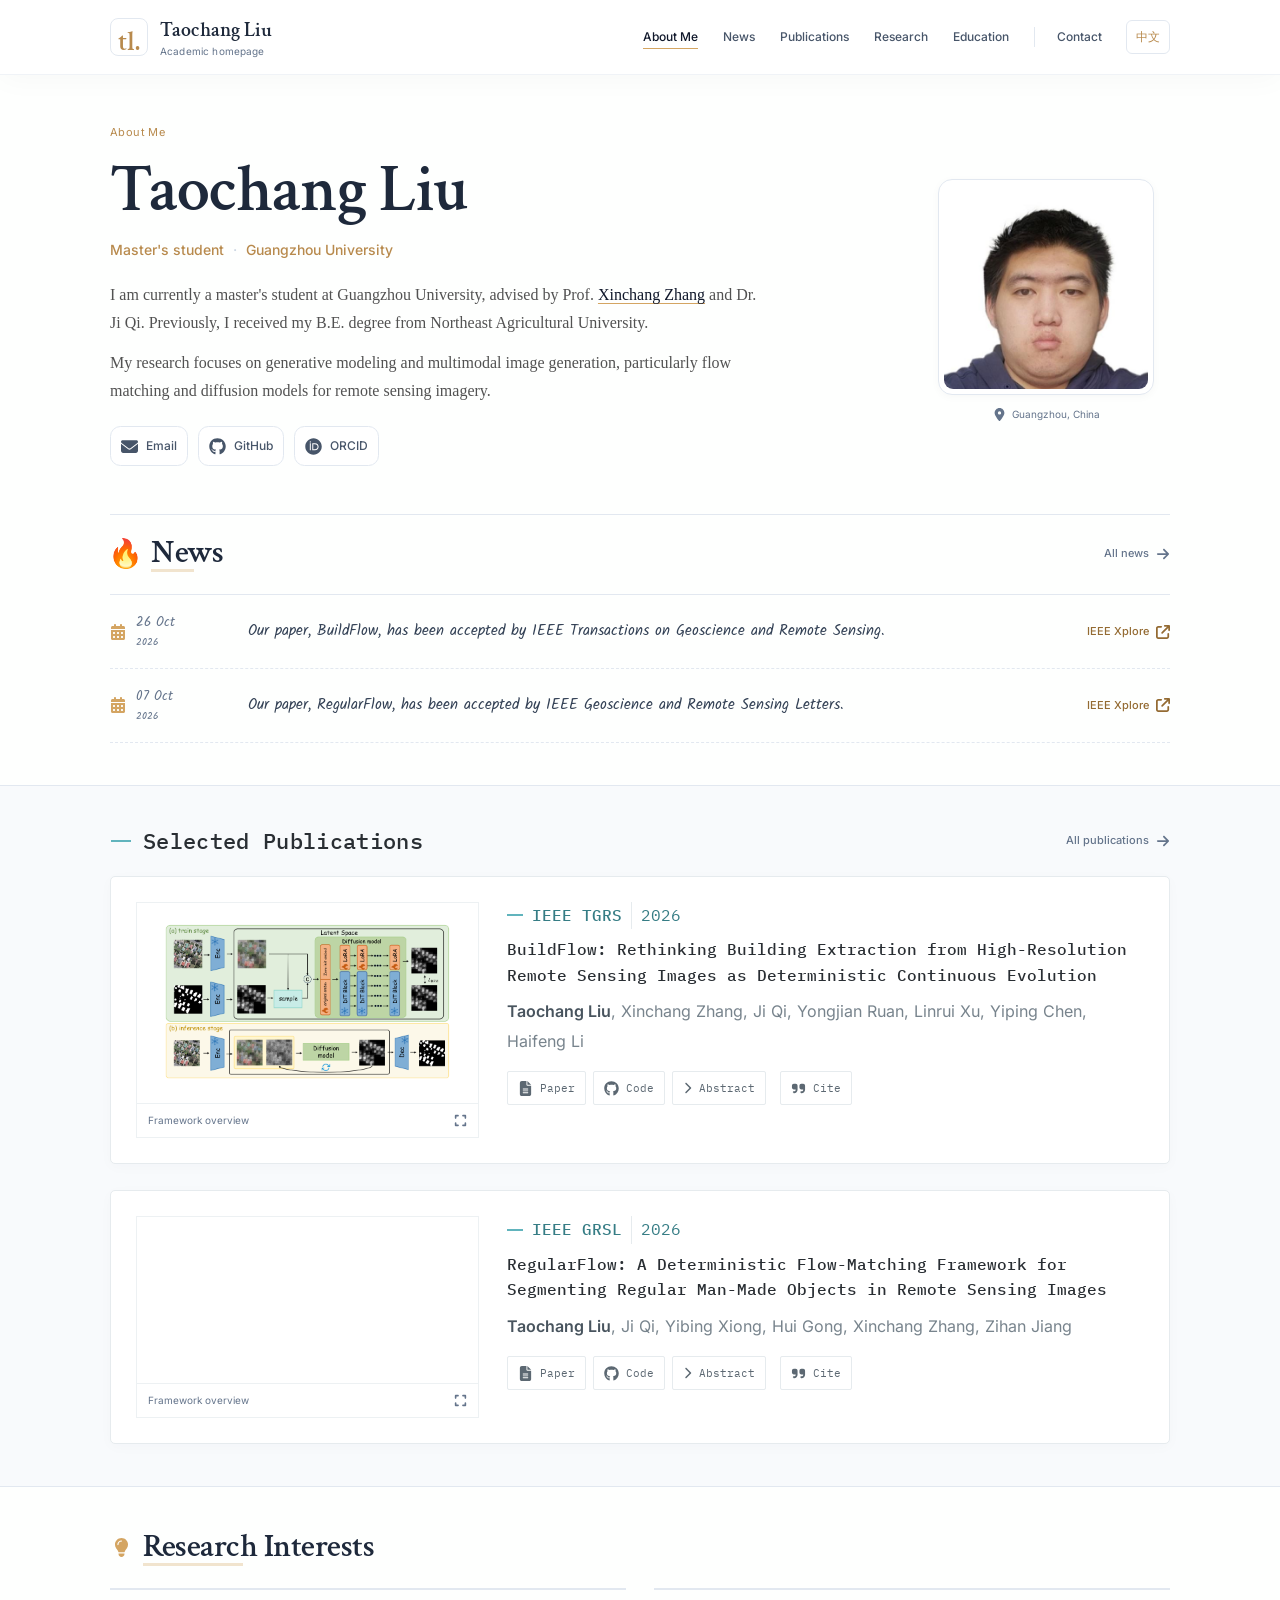
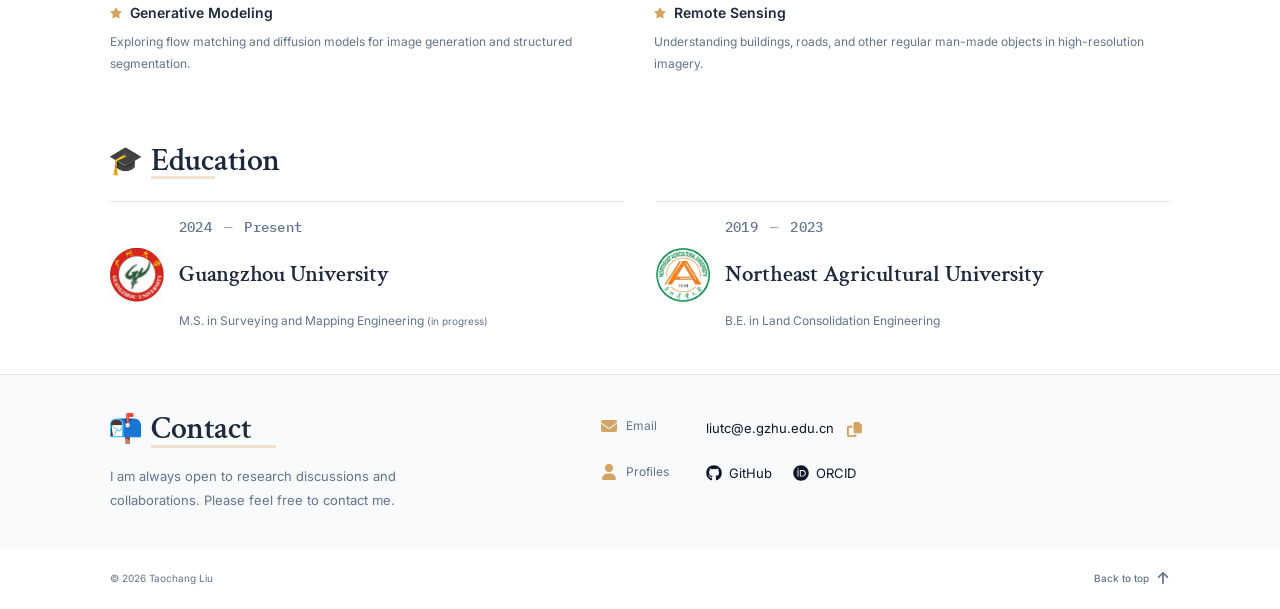
<file: index.html>
<!DOCTYPE html>
<html lang="en">
<head>
    <meta charset="utf-8">
    <meta name="viewport" content="width=device-width, initial-scale=1">
    <meta name="description" content="Taochang Liu researches generative modeling, multimodal learning, and structured remote sensing image segmentation at Guangzhou University.">
    <meta name="theme-color" content="#fefffe">
    <meta property="og:title" content="Taochang Liu | Academic Homepage">
    <meta property="og:description" content="Taochang Liu researches generative modeling, multimodal learning, and structured remote sensing image segmentation at Guangzhou University.">
    <title>Taochang Liu | Academic Homepage</title>
    <link rel="alternate" hreflang="en" href="index.html">
    <link rel="alternate" hreflang="zh-CN" href="index.zh.html">
    <link rel="icon" type="image/svg+xml" href="assets/favicon.svg">
    <link rel="stylesheet" href="fonts.css">
    <link rel="stylesheet" href="styles.css">
    <script src="script.js" defer></script>
</head>
<body>
    <!-- Font Awesome Free 6.4.0 by Fonticons, Inc. / CC BY 4.0: https://fontawesome.com/license/free / assets/icons/LICENSE.txt. -->
<svg class="icon-sprite" xmlns="http://www.w3.org/2000/svg" aria-hidden="true"><symbol id="icon-user" viewBox="0 0 448 512" fill="currentColor" stroke="none"><!--! Font Awesome Free 6.4.0 by @fontawesome - https://fontawesome.com License - https://fontawesome.com/license/free (Icons: CC BY 4.0, Fonts: SIL OFL 1.1, Code: MIT License) Copyright 2023 Fonticons, Inc. --><path d="M224 256A128 128 0 1 0 224 0a128 128 0 1 0 0 256zm-45.7 48C79.8 304 0 383.8 0 482.3C0 498.7 13.3 512 29.7 512H418.3c16.4 0 29.7-13.3 29.7-29.7C448 383.8 368.2 304 269.7 304H178.3z"/></symbol><symbol id="icon-lightbulb" viewBox="0 0 384 512" fill="currentColor" stroke="none"><!--! Font Awesome Free 6.4.0 by @fontawesome - https://fontawesome.com License - https://fontawesome.com/license/free (Icons: CC BY 4.0, Fonts: SIL OFL 1.1, Code: MIT License) Copyright 2023 Fonticons, Inc. --><path d="M272 384c9.6-31.9 29.5-59.1 49.2-86.2l0 0c5.2-7.1 10.4-14.2 15.4-21.4c19.8-28.5 31.4-63 31.4-100.3C368 78.8 289.2 0 192 0S16 78.8 16 176c0 37.3 11.6 71.9 31.4 100.3c5 7.2 10.2 14.3 15.4 21.4l0 0c19.8 27.1 39.7 54.4 49.2 86.2H272zM192 512c44.2 0 80-35.8 80-80V416H112v16c0 44.2 35.8 80 80 80zM112 176c0 8.8-7.2 16-16 16s-16-7.2-16-16c0-61.9 50.1-112 112-112c8.8 0 16 7.2 16 16s-7.2 16-16 16c-44.2 0-80 35.8-80 80z"/></symbol><symbol id="icon-news" viewBox="0 0 448 512" fill="currentColor" stroke="none"><!--! Font Awesome Free 6.4.0 by @fontawesome - https://fontawesome.com License - https://fontawesome.com/license/free (Icons: CC BY 4.0, Fonts: SIL OFL 1.1, Code: MIT License) Copyright 2023 Fonticons, Inc. --><path d="M159.3 5.4c7.8-7.3 19.9-7.2 27.7 .1c27.6 25.9 53.5 53.8 77.7 84c11-14.4 23.5-30.1 37-42.9c7.9-7.4 20.1-7.4 28 .1c34.6 33 63.9 76.6 84.5 118c20.3 40.8 33.8 82.5 33.8 111.9C448 404.2 348.2 512 224 512C98.4 512 0 404.1 0 276.5c0-38.4 17.8-85.3 45.4-131.7C73.3 97.7 112.7 48.6 159.3 5.4zM225.7 416c25.3 0 47.7-7 68.8-21c42.1-29.4 53.4-88.2 28.1-134.4c-4.5-9-16-9.6-22.5-2l-25.2 29.3c-6.6 7.6-18.5 7.4-24.7-.5c-16.5-21-46-58.5-62.8-79.8c-6.3-8-18.3-8.1-24.7-.1c-33.8 42.5-50.8 69.3-50.8 99.4C112 375.4 162.6 416 225.7 416z"/></symbol><symbol id="icon-book-open" viewBox="0 0 576 512" fill="currentColor" stroke="none"><!--! Font Awesome Free 6.4.0 by @fontawesome - https://fontawesome.com License - https://fontawesome.com/license/free (Icons: CC BY 4.0, Fonts: SIL OFL 1.1, Code: MIT License) Copyright 2023 Fonticons, Inc. --><path d="M249.6 471.5c10.8 3.8 22.4-4.1 22.4-15.5V78.6c0-4.2-1.6-8.4-5-11C247.4 52 202.4 32 144 32C93.5 32 46.3 45.3 18.1 56.1C6.8 60.5 0 71.7 0 83.8V454.1c0 11.9 12.8 20.2 24.1 16.5C55.6 460.1 105.5 448 144 448c33.9 0 79 14 105.6 23.5zm76.8 0C353 462 398.1 448 432 448c38.5 0 88.4 12.1 119.9 22.6c11.3 3.8 24.1-4.6 24.1-16.5V83.8c0-12.1-6.8-23.3-18.1-27.6C529.7 45.3 482.5 32 432 32c-58.4 0-103.4 20-123 35.6c-3.3 2.6-5 6.8-5 11V456c0 11.4 11.7 19.3 22.4 15.5z"/></symbol><symbol id="icon-graduate" viewBox="0 0 640 512" fill="currentColor" stroke="none"><!--! Font Awesome Free 6.4.0 by @fontawesome - https://fontawesome.com License - https://fontawesome.com/license/free (Icons: CC BY 4.0, Fonts: SIL OFL 1.1, Code: MIT License) Copyright 2023 Fonticons, Inc. --><path d="M320 32c-8.1 0-16.1 1.4-23.7 4.1L15.8 137.4C6.3 140.9 0 149.9 0 160s6.3 19.1 15.8 22.6l57.9 20.9C57.3 229.3 48 259.8 48 291.9v28.1c0 28.4-10.8 57.7-22.3 80.8c-6.5 13-13.9 25.8-22.5 37.6C0 442.7-.9 448.3 .9 453.4s6 8.9 11.2 10.2l64 16c4.2 1.1 8.7 .3 12.4-2s6.3-6.1 7.1-10.4c8.6-42.8 4.3-81.2-2.1-108.7C90.3 344.3 86 329.8 80 316.5V291.9c0-30.2 10.2-58.7 27.9-81.5c12.9-15.5 29.6-28 49.2-35.7l157-61.7c8.2-3.2 17.5 .8 20.7 9s-.8 17.5-9 20.7l-157 61.7c-12.4 4.9-23.3 12.4-32.2 21.6l159.6 57.6c7.6 2.7 15.6 4.1 23.7 4.1s16.1-1.4 23.7-4.1L624.2 182.6c9.5-3.4 15.8-12.5 15.8-22.6s-6.3-19.1-15.8-22.6L343.7 36.1C336.1 33.4 328.1 32 320 32zM128 408c0 35.3 86 72 192 72s192-36.7 192-72L496.7 262.6 354.5 314c-11.1 4-22.8 6-34.5 6s-23.5-2-34.5-6L143.3 262.6 128 408z"/></symbol><symbol id="icon-envelope" viewBox="0 0 512 512" fill="currentColor" stroke="none"><!--! Font Awesome Free 6.4.0 by @fontawesome - https://fontawesome.com License - https://fontawesome.com/license/free (Icons: CC BY 4.0, Fonts: SIL OFL 1.1, Code: MIT License) Copyright 2023 Fonticons, Inc. --><path d="M48 64C21.5 64 0 85.5 0 112c0 15.1 7.1 29.3 19.2 38.4L236.8 313.6c11.4 8.5 27 8.5 38.4 0L492.8 150.4c12.1-9.1 19.2-23.3 19.2-38.4c0-26.5-21.5-48-48-48H48zM0 176V384c0 35.3 28.7 64 64 64H448c35.3 0 64-28.7 64-64V176L294.4 339.2c-22.8 17.1-54 17.1-76.8 0L0 176z"/></symbol><symbol id="icon-location" viewBox="0 0 384 512" fill="currentColor" stroke="none"><!--! Font Awesome Free 6.4.0 by @fontawesome - https://fontawesome.com License - https://fontawesome.com/license/free (Icons: CC BY 4.0, Fonts: SIL OFL 1.1, Code: MIT License) Copyright 2023 Fonticons, Inc. --><path d="M215.7 499.2C267 435 384 279.4 384 192C384 86 298 0 192 0S0 86 0 192c0 87.4 117 243 168.3 307.2c12.3 15.3 35.1 15.3 47.4 0zM192 128a64 64 0 1 1 0 128 64 64 0 1 1 0-128z"/></symbol><symbol id="icon-calendar" viewBox="0 0 448 512" fill="currentColor" stroke="none"><!--! Font Awesome Free 6.4.0 by @fontawesome - https://fontawesome.com License - https://fontawesome.com/license/free (Icons: CC BY 4.0, Fonts: SIL OFL 1.1, Code: MIT License) Copyright 2023 Fonticons, Inc. --><path d="M128 0c17.7 0 32 14.3 32 32V64H288V32c0-17.7 14.3-32 32-32s32 14.3 32 32V64h48c26.5 0 48 21.5 48 48v48H0V112C0 85.5 21.5 64 48 64H96V32c0-17.7 14.3-32 32-32zM0 192H448V464c0 26.5-21.5 48-48 48H48c-26.5 0-48-21.5-48-48V192zm64 80v32c0 8.8 7.2 16 16 16h32c8.8 0 16-7.2 16-16V272c0-8.8-7.2-16-16-16H80c-8.8 0-16 7.2-16 16zm128 0v32c0 8.8 7.2 16 16 16h32c8.8 0 16-7.2 16-16V272c0-8.8-7.2-16-16-16H208c-8.8 0-16 7.2-16 16zm144-16c-8.8 0-16 7.2-16 16v32c0 8.8 7.2 16 16 16h32c8.8 0 16-7.2 16-16V272c0-8.8-7.2-16-16-16H336zM64 400v32c0 8.8 7.2 16 16 16h32c8.8 0 16-7.2 16-16V400c0-8.8-7.2-16-16-16H80c-8.8 0-16 7.2-16 16zm144-16c-8.8 0-16 7.2-16 16v32c0 8.8 7.2 16 16 16h32c8.8 0 16-7.2 16-16V400c0-8.8-7.2-16-16-16H208zm112 16v32c0 8.8 7.2 16 16 16h32c8.8 0 16-7.2 16-16V400c0-8.8-7.2-16-16-16H336c-8.8 0-16 7.2-16 16z"/></symbol><symbol id="icon-arrow" viewBox="0 0 448 512" fill="currentColor" stroke="none"><!--! Font Awesome Free 6.4.0 by @fontawesome - https://fontawesome.com License - https://fontawesome.com/license/free (Icons: CC BY 4.0, Fonts: SIL OFL 1.1, Code: MIT License) Copyright 2023 Fonticons, Inc. --><path d="M438.6 278.6c12.5-12.5 12.5-32.8 0-45.3l-160-160c-12.5-12.5-32.8-12.5-45.3 0s-12.5 32.8 0 45.3L338.8 224 32 224c-17.7 0-32 14.3-32 32s14.3 32 32 32l306.7 0L233.4 393.4c-12.5 12.5-12.5 32.8 0 45.3s32.8 12.5 45.3 0l160-160z"/></symbol><symbol id="icon-external" viewBox="0 0 512 512" fill="currentColor" stroke="none"><!--! Font Awesome Free 6.4.0 by @fontawesome - https://fontawesome.com License - https://fontawesome.com/license/free (Icons: CC BY 4.0, Fonts: SIL OFL 1.1, Code: MIT License) Copyright 2023 Fonticons, Inc. --><path d="M320 0c-17.7 0-32 14.3-32 32s14.3 32 32 32h82.7L201.4 265.4c-12.5 12.5-12.5 32.8 0 45.3s32.8 12.5 45.3 0L448 109.3V192c0 17.7 14.3 32 32 32s32-14.3 32-32V32c0-17.7-14.3-32-32-32H320zM80 32C35.8 32 0 67.8 0 112V432c0 44.2 35.8 80 80 80H400c44.2 0 80-35.8 80-80V320c0-17.7-14.3-32-32-32s-32 14.3-32 32V432c0 8.8-7.2 16-16 16H80c-8.8 0-16-7.2-16-16V112c0-8.8 7.2-16 16-16H192c17.7 0 32-14.3 32-32s-14.3-32-32-32H80z"/></symbol><symbol id="icon-south" viewBox="0 0 512 512" fill="currentColor" stroke="none"><!--! Font Awesome Free 6.4.0 by @fontawesome - https://fontawesome.com License - https://fontawesome.com/license/free (Icons: CC BY 4.0, Fonts: SIL OFL 1.1, Code: MIT License) Copyright 2023 Fonticons, Inc. --><path d="M233.4 406.6c12.5 12.5 32.8 12.5 45.3 0l192-192c12.5-12.5 12.5-32.8 0-45.3s-32.8-12.5-45.3 0L256 338.7 86.6 169.4c-12.5-12.5-32.8-12.5-45.3 0s-12.5 32.8 0 45.3l192 192z"/></symbol><symbol id="icon-north" viewBox="0 0 384 512" fill="currentColor" stroke="none"><!--! Font Awesome Free 6.4.0 by @fontawesome - https://fontawesome.com License - https://fontawesome.com/license/free (Icons: CC BY 4.0, Fonts: SIL OFL 1.1, Code: MIT License) Copyright 2023 Fonticons, Inc. --><path d="M214.6 41.4c-12.5-12.5-32.8-12.5-45.3 0l-160 160c-12.5 12.5-12.5 32.8 0 45.3s32.8 12.5 45.3 0L160 141.2V448c0 17.7 14.3 32 32 32s32-14.3 32-32V141.2L329.4 246.6c12.5 12.5 32.8 12.5 45.3 0s12.5-32.8 0-45.3l-160-160z"/></symbol><symbol id="icon-west" viewBox="0 0 448 512" fill="currentColor" stroke="none"><!--! Font Awesome Free 6.4.0 by @fontawesome - https://fontawesome.com License - https://fontawesome.com/license/free (Icons: CC BY 4.0, Fonts: SIL OFL 1.1, Code: MIT License) Copyright 2023 Fonticons, Inc. --><path d="M9.4 233.4c-12.5 12.5-12.5 32.8 0 45.3l160 160c12.5 12.5 32.8 12.5 45.3 0s12.5-32.8 0-45.3L109.2 288 416 288c17.7 0 32-14.3 32-32s-14.3-32-32-32l-306.7 0L214.6 118.6c12.5-12.5 12.5-32.8 0-45.3s-32.8-12.5-45.3 0l-160 160z"/></symbol><symbol id="icon-paper" viewBox="0 0 384 512" fill="currentColor" stroke="none"><!--! Font Awesome Free 6.4.0 by @fontawesome - https://fontawesome.com License - https://fontawesome.com/license/free (Icons: CC BY 4.0, Fonts: SIL OFL 1.1, Code: MIT License) Copyright 2023 Fonticons, Inc. --><path d="M64 0C28.7 0 0 28.7 0 64V448c0 35.3 28.7 64 64 64H320c35.3 0 64-28.7 64-64V160H256c-17.7 0-32-14.3-32-32V0H64zM256 0V128H384L256 0zM112 256H272c8.8 0 16 7.2 16 16s-7.2 16-16 16H112c-8.8 0-16-7.2-16-16s7.2-16 16-16zm0 64H272c8.8 0 16 7.2 16 16s-7.2 16-16 16H112c-8.8 0-16-7.2-16-16s7.2-16 16-16zm0 64H272c8.8 0 16 7.2 16 16s-7.2 16-16 16H112c-8.8 0-16-7.2-16-16s7.2-16 16-16z"/></symbol><symbol id="icon-link" viewBox="0 0 640 512" fill="currentColor" stroke="none"><!--! Font Awesome Free 6.4.0 by @fontawesome - https://fontawesome.com License - https://fontawesome.com/license/free (Icons: CC BY 4.0, Fonts: SIL OFL 1.1, Code: MIT License) Copyright 2023 Fonticons, Inc. --><path d="M579.8 267.7c56.5-56.5 56.5-148 0-204.5c-50-50-128.8-56.5-186.3-15.4l-1.6 1.1c-14.4 10.3-17.7 30.3-7.4 44.6s30.3 17.7 44.6 7.4l1.6-1.1c32.1-22.9 76-19.3 103.8 8.6c31.5 31.5 31.5 82.5 0 114L422.3 334.8c-31.5 31.5-82.5 31.5-114 0c-27.9-27.9-31.5-71.8-8.6-103.8l1.1-1.6c10.3-14.4 6.9-34.4-7.4-44.6s-34.4-6.9-44.6 7.4l-1.1 1.6C206.5 251.2 213 330 263 380c56.5 56.5 148 56.5 204.5 0L579.8 267.7zM60.2 244.3c-56.5 56.5-56.5 148 0 204.5c50 50 128.8 56.5 186.3 15.4l1.6-1.1c14.4-10.3 17.7-30.3 7.4-44.6s-30.3-17.7-44.6-7.4l-1.6 1.1c-32.1 22.9-76 19.3-103.8-8.6C74 372 74 321 105.5 289.5L217.7 177.2c31.5-31.5 82.5-31.5 114 0c27.9 27.9 31.5 71.8 8.6 103.9l-1.1 1.6c-10.3 14.4-6.9 34.4 7.4 44.6s34.4 6.9 44.6-7.4l1.1-1.6C433.5 260.8 427 182 377 132c-56.5-56.5-148-56.5-204.5 0L60.2 244.3z"/></symbol><symbol id="icon-quote" viewBox="0 0 448 512" fill="currentColor" stroke="none"><!--! Font Awesome Free 6.4.0 by @fontawesome - https://fontawesome.com License - https://fontawesome.com/license/free (Icons: CC BY 4.0, Fonts: SIL OFL 1.1, Code: MIT License) Copyright 2023 Fonticons, Inc. --><path d="M448 296c0 66.3-53.7 120-120 120h-8c-17.7 0-32-14.3-32-32s14.3-32 32-32h8c30.9 0 56-25.1 56-56v-8H320c-35.3 0-64-28.7-64-64V160c0-35.3 28.7-64 64-64h64c35.3 0 64 28.7 64 64v32 32 72zm-256 0c0 66.3-53.7 120-120 120H64c-17.7 0-32-14.3-32-32s14.3-32 32-32h8c30.9 0 56-25.1 56-56v-8H64c-35.3 0-64-28.7-64-64V160c0-35.3 28.7-64 64-64h64c35.3 0 64 28.7 64 64v32 32 72z"/></symbol><symbol id="icon-copy" viewBox="0 0 512 512" fill="currentColor" stroke="none"><!--! Font Awesome Free 6.4.0 by @fontawesome - https://fontawesome.com License - https://fontawesome.com/license/free (Icons: CC BY 4.0, Fonts: SIL OFL 1.1, Code: MIT License) Copyright 2023 Fonticons, Inc. --><path d="M272 0H396.1c12.7 0 24.9 5.1 33.9 14.1l67.9 67.9c9 9 14.1 21.2 14.1 33.9V336c0 26.5-21.5 48-48 48H272c-26.5 0-48-21.5-48-48V48c0-26.5 21.5-48 48-48zM48 128H192v64H64V448H256V416h64v48c0 26.5-21.5 48-48 48H48c-26.5 0-48-21.5-48-48V176c0-26.5 21.5-48 48-48z"/></symbol><symbol id="icon-expand" viewBox="0 0 448 512" fill="currentColor" stroke="none"><!--! Font Awesome Free 6.4.0 by @fontawesome - https://fontawesome.com License - https://fontawesome.com/license/free (Icons: CC BY 4.0, Fonts: SIL OFL 1.1, Code: MIT License) Copyright 2023 Fonticons, Inc. --><path d="M32 32C14.3 32 0 46.3 0 64v96c0 17.7 14.3 32 32 32s32-14.3 32-32V96h64c17.7 0 32-14.3 32-32s-14.3-32-32-32H32zM64 352c0-17.7-14.3-32-32-32s-32 14.3-32 32v96c0 17.7 14.3 32 32 32h96c17.7 0 32-14.3 32-32s-14.3-32-32-32H64V352zM320 32c-17.7 0-32 14.3-32 32s14.3 32 32 32h64v64c0 17.7 14.3 32 32 32s32-14.3 32-32V64c0-17.7-14.3-32-32-32H320zM448 352c0-17.7-14.3-32-32-32s-32 14.3-32 32v64H320c-17.7 0-32 14.3-32 32s14.3 32 32 32h96c17.7 0 32-14.3 32-32V352z"/></symbol><symbol id="icon-close" viewBox="0 0 384 512" fill="currentColor" stroke="none"><!--! Font Awesome Free 6.4.0 by @fontawesome - https://fontawesome.com License - https://fontawesome.com/license/free (Icons: CC BY 4.0, Fonts: SIL OFL 1.1, Code: MIT License) Copyright 2023 Fonticons, Inc. --><path d="M342.6 150.6c12.5-12.5 12.5-32.8 0-45.3s-32.8-12.5-45.3 0L192 210.7 86.6 105.4c-12.5-12.5-32.8-12.5-45.3 0s-12.5 32.8 0 45.3L146.7 256 41.4 361.4c-12.5 12.5-12.5 32.8 0 45.3s32.8 12.5 45.3 0L192 301.3 297.4 406.6c12.5 12.5 32.8 12.5 45.3 0s12.5-32.8 0-45.3L237.3 256 342.6 150.6z"/></symbol><symbol id="icon-star" viewBox="0 0 576 512" fill="currentColor" stroke="none"><!--! Font Awesome Free 6.4.0 by @fontawesome - https://fontawesome.com License - https://fontawesome.com/license/free (Icons: CC BY 4.0, Fonts: SIL OFL 1.1, Code: MIT License) Copyright 2023 Fonticons, Inc. --><path d="M316.9 18C311.6 7 300.4 0 288.1 0s-23.4 7-28.8 18L195 150.3 51.4 171.5c-12 1.8-22 10.2-25.7 21.7s-.7 24.2 7.9 32.7L137.8 329 113.2 474.7c-2 12 3 24.2 12.9 31.3s23 8 33.8 2.3l128.3-68.5 128.3 68.5c10.8 5.7 23.9 4.9 33.8-2.3s14.9-19.3 12.9-31.3L438.5 329 542.7 225.9c8.6-8.5 11.7-21.2 7.9-32.7s-13.7-19.9-25.7-21.7L381.2 150.3 316.9 18z"/></symbol><symbol id="icon-github" viewBox="0 0 496 512" fill="currentColor" stroke="none"><!--! Font Awesome Free 6.4.0 by @fontawesome - https://fontawesome.com License - https://fontawesome.com/license/free (Icons: CC BY 4.0, Fonts: SIL OFL 1.1, Code: MIT License) Copyright 2023 Fonticons, Inc. --><path d="M165.9 397.4c0 2-2.3 3.6-5.2 3.6-3.3.3-5.6-1.3-5.6-3.6 0-2 2.3-3.6 5.2-3.6 3-.3 5.6 1.3 5.6 3.6zm-31.1-4.5c-.7 2 1.3 4.3 4.3 4.9 2.6 1 5.6 0 6.2-2s-1.3-4.3-4.3-5.2c-2.6-.7-5.5.3-6.2 2.3zm44.2-1.7c-2.9.7-4.9 2.6-4.6 4.9.3 2 2.9 3.3 5.9 2.6 2.9-.7 4.9-2.6 4.6-4.6-.3-1.9-3-3.2-5.9-2.9zM244.8 8C106.1 8 0 113.3 0 252c0 110.9 69.8 205.8 169.5 239.2 12.8 2.3 17.3-5.6 17.3-12.1 0-6.2-.3-40.4-.3-61.4 0 0-70 15-84.7-29.8 0 0-11.4-29.1-27.8-36.6 0 0-22.9-15.7 1.6-15.4 0 0 24.9 2 38.6 25.8 21.9 38.6 58.6 27.5 72.9 20.9 2.3-16 8.8-27.1 16-33.7-55.9-6.2-112.3-14.3-112.3-110.5 0-27.5 7.6-41.3 23.6-58.9-2.6-6.5-11.1-33.3 2.6-67.9 20.9-6.5 69 27 69 27 20-5.6 41.5-8.5 62.8-8.5s42.8 2.9 62.8 8.5c0 0 48.1-33.6 69-27 13.7 34.7 5.2 61.4 2.6 67.9 16 17.7 25.8 31.5 25.8 58.9 0 96.5-58.9 104.2-114.8 110.5 9.2 7.9 17 22.9 17 46.4 0 33.7-.3 75.4-.3 83.6 0 6.5 4.6 14.4 17.3 12.1C428.2 457.8 496 362.9 496 252 496 113.3 383.5 8 244.8 8zM97.2 352.9c-1.3 1-1 3.3.7 5.2 1.6 1.6 3.9 2.3 5.2 1 1.3-1 1-3.3-.7-5.2-1.6-1.6-3.9-2.3-5.2-1zm-10.8-8.1c-.7 1.3.3 2.9 2.3 3.9 1.6 1 3.6.7 4.3-.7.7-1.3-.3-2.9-2.3-3.9-2-.6-3.6-.3-4.3.7zm32.4 35.6c-1.6 1.3-1 4.3 1.3 6.2 2.3 2.3 5.2 2.6 6.5 1 1.3-1.3.7-4.3-1.3-6.2-2.2-2.3-5.2-2.6-6.5-1zm-11.4-14.7c-1.6 1-1.6 3.6 0 5.9 1.6 2.3 4.3 3.3 5.6 2.3 1.6-1.3 1.6-3.9 0-6.2-1.4-2.3-4-3.3-5.6-2z"/></symbol><symbol id="icon-orcid" viewBox="0 0 512 512" fill="currentColor" stroke="none"><!--! Font Awesome Free 6.4.0 by @fontawesome - https://fontawesome.com License - https://fontawesome.com/license/free (Icons: CC BY 4.0, Fonts: SIL OFL 1.1, Code: MIT License) Copyright 2023 Fonticons, Inc. --><path d="M294.75 188.19h-45.92V342h47.47c67.62 0 83.12-51.34 83.12-76.91 0-41.64-26.54-76.9-84.67-76.9zM256 8C119 8 8 119 8 256s111 248 248 248 248-111 248-248S393 8 256 8zm-80.79 360.76h-29.84v-207.5h29.84zm-14.92-231.14a19.57 19.57 0 1 1 19.57-19.57 19.64 19.64 0 0 1-19.57 19.57zM300 369h-81V161.26h80.6c76.73 0 110.44 54.83 110.44 103.85C410 318.39 368.38 369 300 369z"/></symbol><symbol id="icon-chevron-right" viewBox="0 0 320 512" fill="currentColor" stroke="none"><!--! Font Awesome Free 6.4.0 by @fontawesome - https://fontawesome.com License - https://fontawesome.com/license/free (Icons: CC BY 4.0, Fonts: SIL OFL 1.1, Code: MIT License) Copyright 2023 Fonticons, Inc. --><path d="M310.6 233.4c12.5 12.5 12.5 32.8 0 45.3l-192 192c-12.5 12.5-32.8 12.5-45.3 0s-12.5-32.8 0-45.3L242.7 256 73.4 86.6c-12.5-12.5-12.5-32.8 0-45.3s32.8-12.5 45.3 0l192 192z"/></symbol></svg>
    <a class="skip-link" href="#main">Skip to content</a>
    <header class="site-header">
        <div class="container header-inner">
            <a class="brand" href="#about" aria-label="Taochang Liu - About Me"><span class="brand-mark" aria-hidden="true">tl.</span><span class="brand-name">Taochang Liu<span>Academic homepage</span></span></a>
            <nav id="site-nav" class="site-nav" aria-label="Main navigation">
                <a href="#about">About Me</a>
                <a href="#news">News</a>
                <a href="#publications">Publications</a>
                <a href="#research">Research</a>
                <a href="#education">Education</a>
                <a class="nav-contact" href="#contact">Contact</a>
            </nav>
            <a class="language-switch" href="index.zh.html" hreflang="zh-CN" lang="zh-CN" aria-label="Switch to Chinese">中文</a>
            <button class="menu-toggle" type="button" aria-label="Open navigation" aria-expanded="false" aria-controls="site-nav"><span></span><span></span></button>
        </div>
    </header>

    <main id="main">
        <section id="about" class="hero container">
            <div class="hero-copy">
                <p class="eyebrow hero-eyebrow">About Me</p>
                <h1>Taochang <em>Liu</em></h1>
                <p class="hero-role">Master&#39;s student <span aria-hidden="true">&middot;</span> Guangzhou University</p>
                <div class="hero-bio"><p>I am currently a master&#39;s student at Guangzhou University, advised by Prof. <a href="http://www.sysuzxc.site/" target="_blank" rel="noopener noreferrer">Xinchang Zhang</a> and Dr. Ji Qi. Previously, I received my B.E. degree from Northeast Agricultural University.</p><p>My research focuses on generative modeling and multimodal image generation, particularly flow matching and diffusion models for remote sensing imagery.</p></div>
                <div class="hero-actions">
                    <div class="social-links" aria-label="Contact and profiles">
                        <a class="social-link" href="mailto:liutc@e.gzhu.edu.cn" aria-label="Email Taochang Liu"><svg aria-hidden="true"><use href="#icon-envelope"/></svg>Email</a>
                        <a class="social-link" href="https://github.com/qwerasdzxhjk" target="_blank" rel="noopener noreferrer" aria-label="Taochang Liu - GitHub"><svg aria-hidden="true"><use href="#icon-github"/></svg>GitHub</a>
                        <a class="social-link" href="https://orcid.org/0009-0002-7399-3907" target="_blank" rel="noopener noreferrer" aria-label="Taochang Liu - ORCID"><svg aria-hidden="true"><use href="#icon-orcid"/></svg>ORCID</a>
                    </div>
                </div>
            </div>
            <figure class="hero-field">
                <div class="profile-backdrop" aria-hidden="true"><svg class="terrain" aria-hidden="true" xmlns="http://www.w3.org/2000/svg" width="560" height="560" viewBox="0 0 560 560" fill="none">
  <defs>
    <pattern id="grid" width="28" height="28" patternUnits="userSpaceOnUse">
      <path d="M28 0H0v28" stroke="#1c5143" stroke-opacity=".08"/>
    </pattern>
    <linearGradient id="wash" x1="0" y1="0" x2="560" y2="560" gradientUnits="userSpaceOnUse">
      <stop stop-color="#ecf0dd"/><stop offset="1" stop-color="#dce7d9"/>
    </linearGradient>
  </defs>
  <rect width="560" height="560" fill="url(#wash)"/>
  <rect width="560" height="560" fill="url(#grid)"/>
  <g stroke="#427965" stroke-opacity=".26" stroke-width="1.2">
    <path d="M-80 124C72-36 143 144 265 69S519-97 618 98S411 245 475 382S647 565 395 641S162 426 32 505S-129 400-30 300S-161 210-80 124Z"/>
    <path d="M-34 150C82 15 165 168 282 105S473-35 559 120S365 258 429 379S575 525 378 585S177 389 63 460S-71 389 14 298S-117 235-34 150Z"/>
    <path d="M7 175C97 61 186 193 295 141S433 29 505 143S322 270 383 376S510 487 361 530S191 353 96 414S-18 379 55 296S-74 257 7 175Z"/>
    <path d="M51 200C112 112 207 213 307 177S389 97 452 165S281 284 338 373S444 446 344 475S204 318 128 369S33 367 98 294S-28 280 51 200Z"/>
    <path d="M96 225C124 166 232 233 321 213S349 158 396 190S241 299 291 371S380 403 326 421S219 286 163 326S86 356 140 294S15 303 96 225Z"/>
  </g>
  <path d="M-16 467L183 269L208 295L589-84" stroke="#fbfcf4" stroke-width="24"/>
  <path d="M-16 467L183 269L208 295L589-84" stroke="#275744" stroke-opacity=".24" stroke-dasharray="6 9"/>
  <g transform="rotate(-45 306 280)">
    <g fill="#235747" fill-opacity=".14" stroke="#2c6652" stroke-width="1.4">
      <rect x="246" y="121" width="43" height="64"/><rect x="300" y="121" width="29" height="64"/>
      <rect x="341" y="121" width="59" height="30"/><rect x="341" y="164" width="59" height="53"/>
      <rect x="244" y="204" width="45" height="88"/><rect x="302" y="204" width="28" height="44"/>
      <path d="M341 230h59v94h-24v-49h-35Z"/><rect x="302" y="260" width="28" height="32"/>
      <rect x="246" y="310" width="83" height="38"/><rect x="344" y="342" width="56" height="55"/>
    </g>
    <path d="M229 106h184v304H229Z" stroke="#426e58" stroke-opacity=".45" stroke-dasharray="3 5"/>
  </g>
  <g stroke="#1e5946" stroke-width="1.2">
    <path d="M42 76V42h34M484 42h34v34M518 484v34h-34M76 518H42v-34"/>
    <path d="M268 280h24m-12-12v24"/>
  </g>
  <circle cx="280" cy="280" r="28" stroke="#1e5946" stroke-opacity=".4"/>
  <circle cx="280" cy="280" r="7" fill="#c8df8c" stroke="#1e5946"/>
  <g fill="#35634f" font-family="monospace" font-size="9" letter-spacing="1.5">
    <text x="56" y="66">RESEARCH TERRAIN</text>
    <text x="407" y="497">SCENE / STRUCTURE</text>
  </g>
</svg>
</div>
                <div class="avatar-frame"><img src="assets/Taochang.jpg" alt="Taochang Liu" width="216" height="216"></div>
                <figcaption><svg aria-hidden="true"><use href="#icon-location"/></svg>Guangzhou, China</figcaption>
            </figure>
        </section>

        <section id="news" class="section container">
            <div class="section-heading" data-reveal><h2 class="section-title"><span class="title-icon heading-emoji" aria-hidden="true">&#128293;</span>News</h2><a class="text-link" href="news.html">All news <svg aria-hidden="true"><use href="#icon-arrow"/></svg></a></div>
            <div class="updates" data-reveal><article class="update-row"><div class="update-date-group"><svg aria-hidden="true"><use href="#icon-calendar"/></svg><time class="update-date mono" datetime="2026-10-26">26 Oct<span>2026</span></time></div><div class="update-content"><p>Our paper, BuildFlow, has been accepted by IEEE Transactions on Geoscience and Remote Sensing.</p></div><div class="update-links"><a class="text-link" href="https://ieeexplore.ieee.org/document/11758603" target="_blank" rel="noopener noreferrer">IEEE Xplore<svg aria-hidden="true"><use href="#icon-external"/></svg></a></div></article>
<article class="update-row"><div class="update-date-group"><svg aria-hidden="true"><use href="#icon-calendar"/></svg><time class="update-date mono" datetime="2026-10-07">07 Oct<span>2026</span></time></div><div class="update-content"><p>Our paper, RegularFlow, has been accepted by IEEE Geoscience and Remote Sensing Letters.</p></div><div class="update-links"><a class="text-link" href="https://ieeexplore.ieee.org/document/11733487" target="_blank" rel="noopener noreferrer">IEEE Xplore<svg aria-hidden="true"><use href="#icon-external"/></svg></a></div></article></div>
        </section>

        <section id="publications" class="section work-section">
            <div class="container">
                <div class="section-heading" data-reveal><h2 class="section-title publication-title"><span class="title-icon publication-marker" aria-hidden="true"></span>Selected Publications</h2><a class="text-link" href="publications.html">All publications <svg aria-hidden="true"><use href="#icon-arrow"/></svg></a></div>
                <div class="publication-list" data-reveal><article class="paper-card" aria-labelledby="title-buildflow2026"><div class="paper-layout"><figure class="paper-figure"><a class="figure-link" href="assets/publications/buildflow.png" target="_blank" rel="noopener noreferrer" aria-label="Open the full-resolution figure for BuildFlow: Rethinking Building Extraction from High-Resolution Remote Sensing Images as Deterministic Continuous Evolution"><img src="assets/publications/buildflow.png" alt="Overview of the BuildFlow deterministic conditional flow-matching framework for building extraction." width="1919" height="1080" loading="lazy" decoding="async"><span class="figure-zoom"><svg aria-hidden="true"><use href="#icon-expand"/></svg></span></a><figcaption>Framework overview <svg aria-hidden="true"><use href="#icon-expand"/></svg></figcaption></figure><div class="paper-content"><p class="paper-meta"><span>IEEE TGRS</span><span>2026</span></p><h3 class="paper-title" id="title-buildflow2026" lang="en"><a href="https://ieeexplore.ieee.org/document/11758603" target="_blank" rel="noopener noreferrer">BuildFlow: Rethinking Building Extraction from High-Resolution Remote Sensing Images as Deterministic Continuous Evolution</a></h3><p class="paper-authors" lang="en"><strong>Taochang Liu</strong>, Xinchang Zhang, Ji Qi, Yongjian Ruan, Linrui Xu, Yiping Chen, Haifeng Li</p><div class="paper-actions"><a class="paper-link" href="https://ieeexplore.ieee.org/document/11758603" target="_blank" rel="noopener noreferrer"><svg aria-hidden="true"><use href="#icon-paper"/></svg>Paper</a><a class="paper-link" href="https://github.com/qwerasdzxhjk/BuildFlow" target="_blank" rel="noopener noreferrer"><svg aria-hidden="true"><use href="#icon-github"/></svg>Code</a><details class="paper-abstract"><summary class="paper-link"><svg aria-hidden="true"><use href="#icon-chevron-right"/></svg>Abstract</summary><div class="abstract-body"><p>Extracting precise building contours from high-resolution remote sensing images (RSIs) is crucial for understanding urban complexity and economic development. Existing methods struggle to balance pixel-wise accuracy with geometric regularity, particularly under complex backgrounds and shadow occlusion. Revisiting this task via input-conditioned continuous transport, our empirical analysis reveals that the image-to-mask transformation is a staged process: texture suppression followed by boundary recovery, where spatial uncertainty progressively concentrates from global regions to local boundaries. Motivated by these observations, we propose BuildFlow, a deterministic conditional flow-matching framework for building extraction. BuildFlow learns an image-conditioned continuous velocity field in the latent space, progressively evolving the encoded input image toward the target mask via an ordinary differential equation (ODE). To adapt to the observed evolution stages and shifting uncertainty, BuildFlow incorporates three tailored designs. Anchor-based alignment establishes initial global structures during the early texture suppression phase. Source feature injection prevents late-stage semantic drift to resolve local boundary uncertainty and aid precise boundary recovery. Additionally, perturbation-resistant learning improves tolerance to trajectory deviations during deterministic integration. Experiments on WHU, WHU-Mix, and VHIR demonstrate that BuildFlow consistently improves pixel-domain boundary fidelity and polygon-level geometric quality while maintaining competitive region-level segmentation accuracy. On the public WHU benchmark, BuildFlow achieves relative improvements of 3.41% in B-IoU and 9.70% in Vertex F1 over the best competing result for each metric. These results show that modeling building extraction as a deterministic continuous evolution process under input conditioning is an effective way to improve contour quality in complex scenes. Code is available at https://github.com/qwerasdzxhjk/BuildFlow.</p></div></details><button class="paper-link citation-button" type="button" data-cite="buildflow2026" aria-haspopup="dialog" aria-controls="citation-dialog" hidden><svg aria-hidden="true"><use href="#icon-quote"/></svg>Cite</button></div></div></div></article>
<article class="paper-card" aria-labelledby="title-regularflow2026"><div class="paper-layout"><figure class="paper-figure"><a class="figure-link" href="assets/publications/regularflow.png" target="_blank" rel="noopener noreferrer" aria-label="Open the full-resolution figure for RegularFlow: A Deterministic Flow-Matching Framework for Segmenting Regular Man-Made Objects in Remote Sensing Images"><img src="assets/publications/regularflow.png" alt="Overview of the RegularFlow deterministic flow-matching framework and its body-boundary collaborative structural constraint." width="13253" height="4475" loading="lazy" decoding="async"><span class="figure-zoom"><svg aria-hidden="true"><use href="#icon-expand"/></svg></span></a><figcaption>Framework overview <svg aria-hidden="true"><use href="#icon-expand"/></svg></figcaption></figure><div class="paper-content"><p class="paper-meta"><span>IEEE GRSL</span><span>2026</span></p><h3 class="paper-title" id="title-regularflow2026" lang="en"><a href="https://doi.org/10.1109/LGRS.2026.3741864" target="_blank" rel="noopener noreferrer">RegularFlow: A Deterministic Flow-Matching Framework for Segmenting Regular Man-Made Objects in Remote Sensing Images</a></h3><p class="paper-authors" lang="en"><strong>Taochang Liu</strong>, Ji Qi, Yibing Xiong, Hui Gong, Xinchang Zhang, Zihan Jiang</p><div class="paper-actions"><a class="paper-link" href="https://ieeexplore.ieee.org/document/11733487" target="_blank" rel="noopener noreferrer"><svg aria-hidden="true"><use href="#icon-paper"/></svg>Paper</a><a class="paper-link" href="https://github.com/qwerasdzxhjk/RegularFlow" target="_blank" rel="noopener noreferrer"><svg aria-hidden="true"><use href="#icon-github"/></svg>Code</a><details class="paper-abstract"><summary class="paper-link"><svg aria-hidden="true"><use href="#icon-chevron-right"/></svg>Abstract</summary><div class="abstract-body"><p>Roads, buildings, and other regular man-made objects in high-resolution remote sensing images provide essential cues for urban spatial analysis and updates of fundamental geospatial information. However, existing semantic segmentation methods still struggle to preserve boundary regularity and morphological completeness in complex scenes. To address this problem, this paper proposes RegularFlow, a deterministic flow-matching framework for segmenting regular man-made objects in remote sensing images. RegularFlow models the transformation from a remote sensing image to the target mask as a deterministic transport process in latent space and uses a Diffusion Transformer to learn the conditional velocity field. It further introduces a body-boundary collaborative structural constraint, in which body and boundary structure branches guide feature evolution from the complementary perspectives of region completeness and contour regularity, thereby improving the ability of the model to capture the geometric morphology of regular man-made objects. Experiments on the DeepGlobe road dataset and the HaLoBuilding dataset for building extraction demonstrate that RegularFlow achieves the best BF1 on DeepGlobe, HaLo_H, and HaLo_L and competitive or best performance on the remaining metrics. Compared with the second-best method on each task, RegularFlow achieves relative BF1 improvements of 2.50%, 2.32%, and 3.05% on DeepGlobe, HaLo_H, and HaLo_L, respectively, and relative BIoU improvements of 5.10% and 1.75% on DeepGlobe and HaLo_H. Qualitative results further demonstrate that RegularFlow effectively preserves topological continuity and boundary regularity and exhibits strong cross-category adaptability. This study offers a deterministic generative modeling perspective for structured semantic segmentation of regular man-made objects in high-resolution remote sensing images. Code is available at https://github.com/qwerasdzxhjk/RegularFlow.</p></div></details><button class="paper-link citation-button" type="button" data-cite="regularflow2026" aria-haspopup="dialog" aria-controls="citation-dialog" hidden><svg aria-hidden="true"><use href="#icon-quote"/></svg>Cite</button></div></div></div></article></div>
            </div>
        </section>

        <section id="research" class="section container">
            <div class="section-heading" data-reveal>
                <h2 class="section-title"><span class="title-icon" aria-hidden="true"><svg><use href="#icon-lightbulb"/></svg></span>Research Interests</h2>
            </div>
            <div class="research-grid" data-reveal><article class="research-item"><h3><svg aria-hidden="true"><use href="#icon-star"/></svg>Generative Modeling</h3><p>Exploring flow matching and diffusion models for image generation and structured segmentation.</p></article>
<article class="research-item"><h3><svg aria-hidden="true"><use href="#icon-star"/></svg>Remote Sensing</h3><p>Understanding buildings, roads, and other regular man-made objects in high-resolution imagery.</p></article></div>
        </section>

        <section id="education" class="section background-section">
            <div class="container">
                <div class="section-heading" data-reveal><h2 class="section-title"><span class="title-icon heading-emoji" aria-hidden="true">&#127891;</span>Education</h2></div>
                <div class="education-list" data-reveal><article class="education-item"><div class="education-date mono">2024 <span>&mdash;</span> Present</div><img class="education-logo" src="assets/education/guangzhou-university.jpg" alt="Guangzhou University crest" width="54" height="54" loading="lazy" decoding="async"><h3>Guangzhou University</h3><p>M.S. in Surveying and Mapping Engineering <span class="education-note">(in progress)</span></p></article>
<article class="education-item"><div class="education-date mono">2019 <span>&mdash;</span> 2023</div><img class="education-logo" src="assets/education/northeast-agricultural-university.png" alt="Northeast Agricultural University crest" width="54" height="54" loading="lazy" decoding="async"><h3>Northeast Agricultural University</h3><p>B.E. in Land Consolidation Engineering</p></article></div>
            </div>
        </section>

        <section id="contact" class="contact-section">
            <div class="container contact-layout">
                <div data-reveal><h2 class="section-title"><span class="title-icon heading-emoji" aria-hidden="true">&#128236;</span>Contact</h2><p class="contact-intro">I am always open to research discussions and collaborations. Please feel free to contact me.</p></div>
                <dl class="contact-details" data-reveal>
                    <div><dt><svg aria-hidden="true"><use href="#icon-envelope"/></svg>Email</dt><dd><a href="mailto:liutc@e.gzhu.edu.cn">liutc@e.gzhu.edu.cn</a><button class="icon-button copy-email" type="button" data-copy="liutc@e.gzhu.edu.cn" aria-label="Copy email address"><svg aria-hidden="true"><use href="#icon-copy"/></svg></button></dd></div>
                    <div><dt><svg aria-hidden="true"><use href="#icon-user"/></svg>Profiles</dt><dd><a href="https://github.com/qwerasdzxhjk" target="_blank" rel="noopener noreferrer"><svg aria-hidden="true"><use href="#icon-github"/></svg>GitHub</a><a href="https://orcid.org/0009-0002-7399-3907" target="_blank" rel="noopener noreferrer"><svg aria-hidden="true"><use href="#icon-orcid"/></svg>ORCID</a></dd></div>
                </dl>
            </div>
        </section>
    </main>

    <footer class="site-footer container"><span>&copy; 2026 Taochang Liu</span><a class="text-link" href="#about">Back to top <svg aria-hidden="true"><use href="#icon-north"/></svg></a></footer>
    <dialog id="citation-dialog" class="citation-dialog" aria-labelledby="citation-title"><div class="dialog-header"><h2 id="citation-title">Citation</h2><form method="dialog"><button class="icon-button" aria-label="Close citation dialog"><svg aria-hidden="true"><use href="#icon-close"/></svg></button></form></div><p class="citation-note">BibTeX · Publication metadata</p><pre id="citation-text" lang="en"></pre><div class="dialog-actions"><button id="copy-citation" class="button button-primary" type="button"><svg aria-hidden="true"><use href="#icon-copy"/></svg>Copy BibTeX</button><a id="citation-doi" class="text-link" href="https://doi.org/10.1109/LGRS.2026.3741864" target="_blank" rel="noopener noreferrer" hidden>View DOI <svg aria-hidden="true"><use href="#icon-external"/></svg></a></div></dialog>
    <div id="toast" class="toast" role="status" aria-live="polite" hidden></div>
    <script id="citation-data" type="application/json">{"buildflow2026":{"bibtex":"@article{buildflow2026,\n  title = {{BuildFlow: Rethinking Building Extraction from High-Resolution Remote Sensing Images as Deterministic Continuous Evolution}},\n  author = {Taochang Liu and Xinchang Zhang and Ji Qi and Yongjian Ruan and Linrui Xu and Yiping Chen and Haifeng Li},\n  journal = {IEEE Transactions on Geoscience and Remote Sensing},\n  year = {2026},\n  doi = {10.1109/TGRS.2026.3748296},\n  url = {https://ieeexplore.ieee.org/document/11758603},\n}","doi":"https://doi.org/10.1109/TGRS.2026.3748296"},"regularflow2026":{"bibtex":"@article{regularflow2026,\n  title = {{RegularFlow: A Deterministic Flow-Matching Framework for Segmenting Regular Man-Made Objects in Remote Sensing Images}},\n  author = {Taochang Liu and Ji Qi and Yibing Xiong and Hui Gong and Xinchang Zhang and Zihan Jiang},\n  journal = {IEEE Geoscience and Remote Sensing Letters},\n  year = {2026},\n  doi = {10.1109/LGRS.2026.3741864},\n}","doi":"https://doi.org/10.1109/LGRS.2026.3741864"}}</script>
    <script id="ui-data" type="application/json">{"openNavigation":"Open navigation","closeNavigation":"Close navigation","emailCopied":"Email copied to clipboard.","emailCopyUnavailable":"Copy unavailable. Select the email address to copy it.","bibtexCopied":"BibTeX copied to clipboard.","bibtexCopyUnavailable":"Copy unavailable. Select the BibTeX text to copy it."}</script>
</body>
</html>
</file>
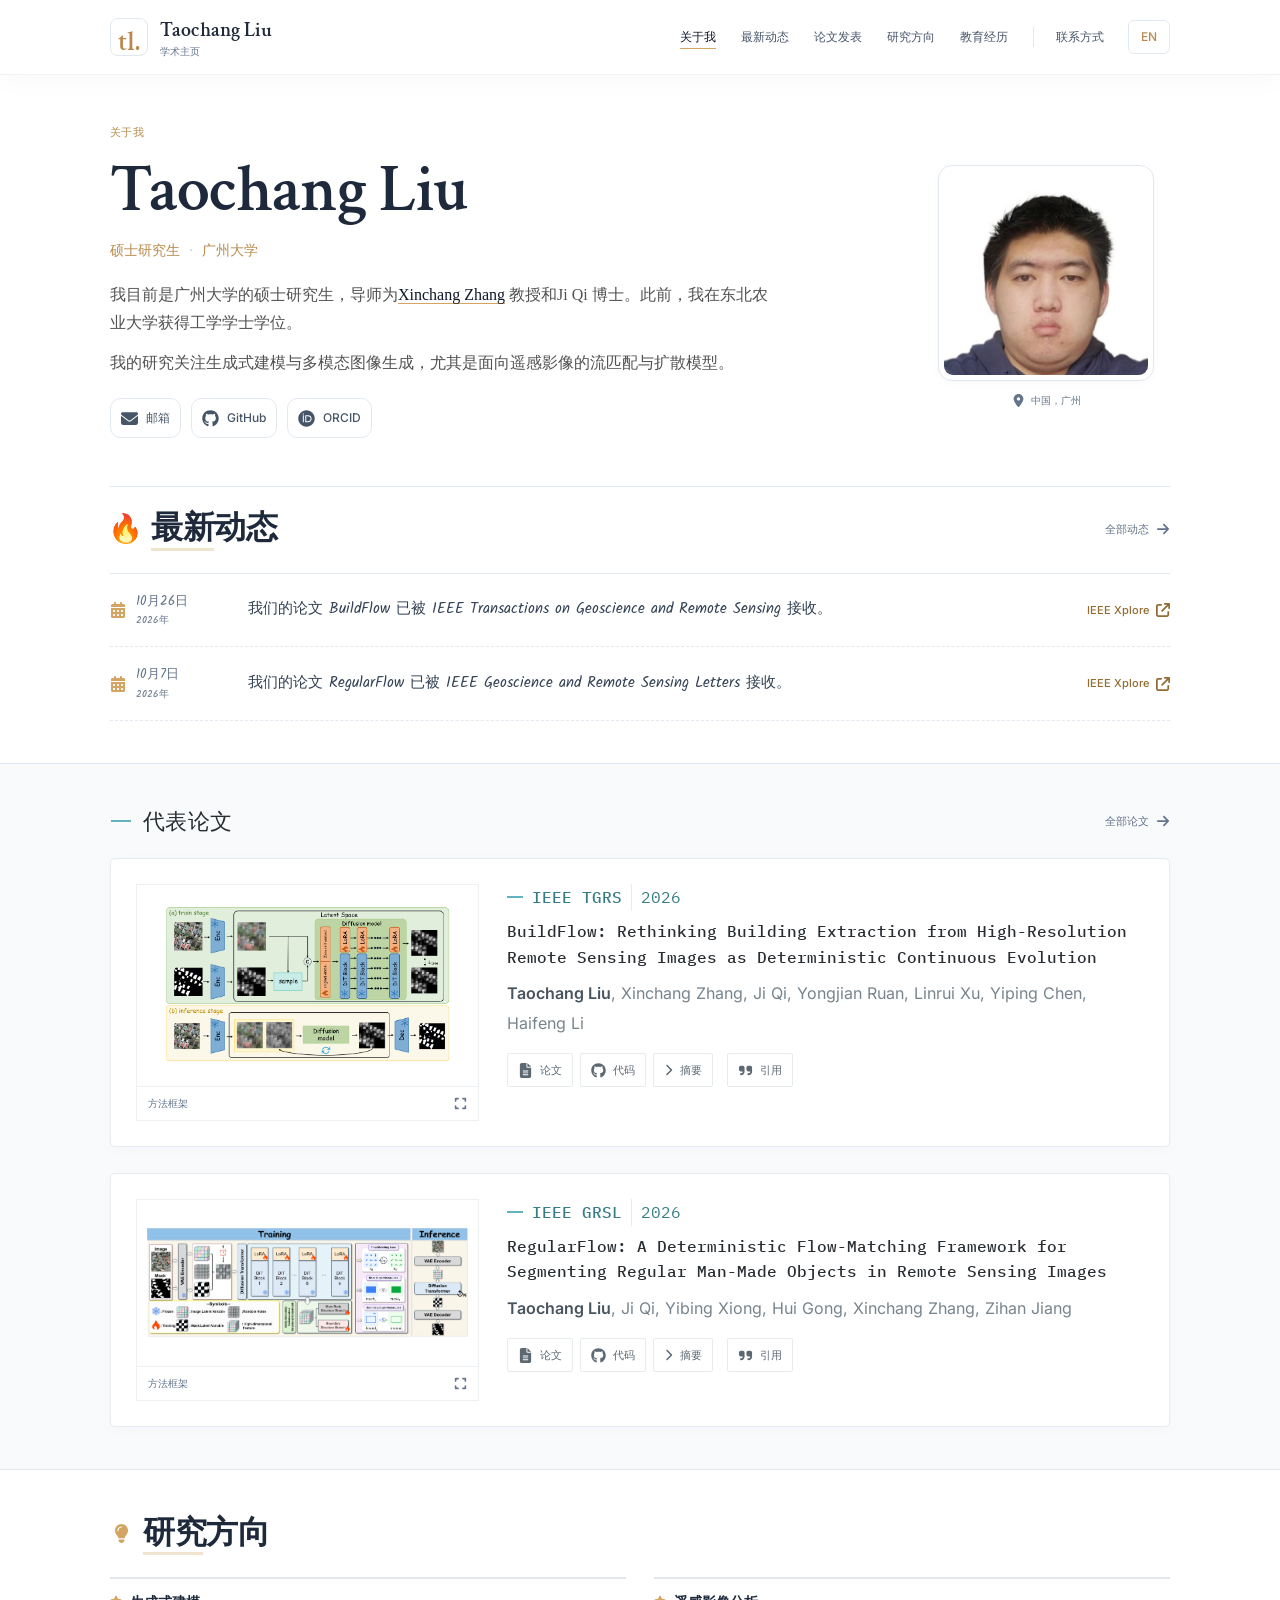
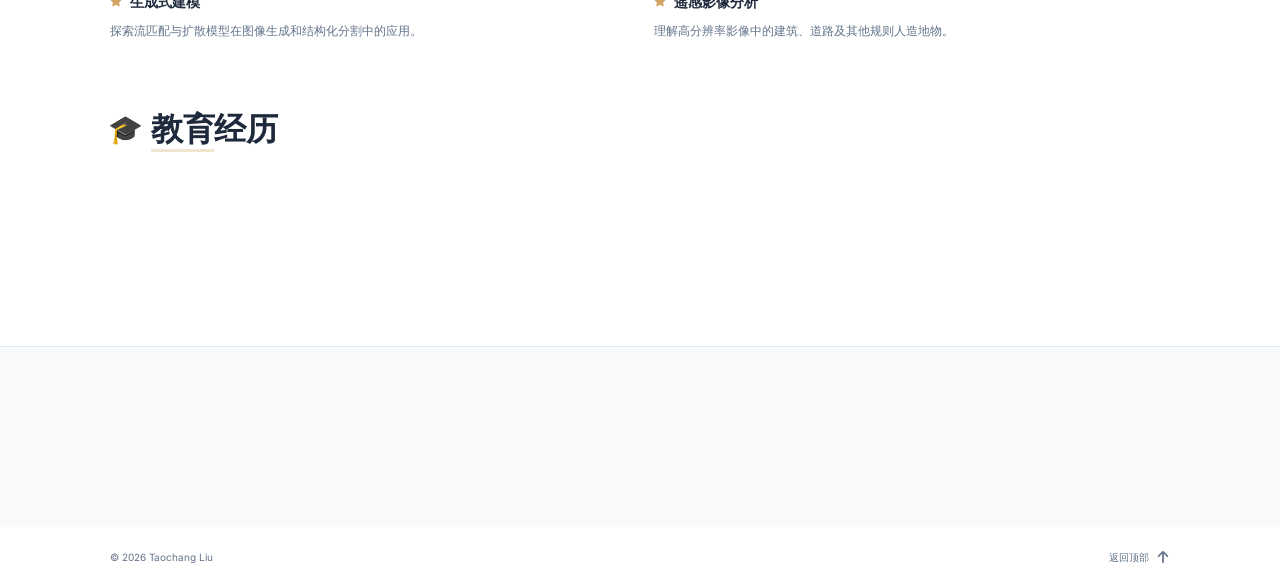
<file: index.zh.html>
<!DOCTYPE html>
<html lang="zh-CN">
<head>
    <meta charset="utf-8">
    <meta name="viewport" content="width=device-width, initial-scale=1">
    <meta name="description" content="Taochang Liu，广州大学硕士研究生，研究方向为生成式建模、多模态学习与遥感影像结构化分割。">
    <meta name="theme-color" content="#fefffe">
    <meta property="og:title" content="Taochang Liu | 学术主页">
    <meta property="og:description" content="Taochang Liu，广州大学硕士研究生，研究方向为生成式建模、多模态学习与遥感影像结构化分割。">
    <title>Taochang Liu | 学术主页</title>
    <link rel="alternate" hreflang="en" href="index.html">
    <link rel="alternate" hreflang="zh-CN" href="index.zh.html">
    <link rel="icon" type="image/svg+xml" href="assets/favicon.svg">
    <link rel="stylesheet" href="fonts.css">
    <link rel="stylesheet" href="styles.css">
    <script src="script.js" defer></script>
</head>
<body>
    <!-- Font Awesome Free 6.4.0 by Fonticons, Inc. / CC BY 4.0: https://fontawesome.com/license/free / assets/icons/LICENSE.txt. -->
<svg class="icon-sprite" xmlns="http://www.w3.org/2000/svg" aria-hidden="true"><symbol id="icon-user" viewBox="0 0 448 512" fill="currentColor" stroke="none"><!--! Font Awesome Free 6.4.0 by @fontawesome - https://fontawesome.com License - https://fontawesome.com/license/free (Icons: CC BY 4.0, Fonts: SIL OFL 1.1, Code: MIT License) Copyright 2023 Fonticons, Inc. --><path d="M224 256A128 128 0 1 0 224 0a128 128 0 1 0 0 256zm-45.7 48C79.8 304 0 383.8 0 482.3C0 498.7 13.3 512 29.7 512H418.3c16.4 0 29.7-13.3 29.7-29.7C448 383.8 368.2 304 269.7 304H178.3z"/></symbol><symbol id="icon-lightbulb" viewBox="0 0 384 512" fill="currentColor" stroke="none"><!--! Font Awesome Free 6.4.0 by @fontawesome - https://fontawesome.com License - https://fontawesome.com/license/free (Icons: CC BY 4.0, Fonts: SIL OFL 1.1, Code: MIT License) Copyright 2023 Fonticons, Inc. --><path d="M272 384c9.6-31.9 29.5-59.1 49.2-86.2l0 0c5.2-7.1 10.4-14.2 15.4-21.4c19.8-28.5 31.4-63 31.4-100.3C368 78.8 289.2 0 192 0S16 78.8 16 176c0 37.3 11.6 71.9 31.4 100.3c5 7.2 10.2 14.3 15.4 21.4l0 0c19.8 27.1 39.7 54.4 49.2 86.2H272zM192 512c44.2 0 80-35.8 80-80V416H112v16c0 44.2 35.8 80 80 80zM112 176c0 8.8-7.2 16-16 16s-16-7.2-16-16c0-61.9 50.1-112 112-112c8.8 0 16 7.2 16 16s-7.2 16-16 16c-44.2 0-80 35.8-80 80z"/></symbol><symbol id="icon-news" viewBox="0 0 448 512" fill="currentColor" stroke="none"><!--! Font Awesome Free 6.4.0 by @fontawesome - https://fontawesome.com License - https://fontawesome.com/license/free (Icons: CC BY 4.0, Fonts: SIL OFL 1.1, Code: MIT License) Copyright 2023 Fonticons, Inc. --><path d="M159.3 5.4c7.8-7.3 19.9-7.2 27.7 .1c27.6 25.9 53.5 53.8 77.7 84c11-14.4 23.5-30.1 37-42.9c7.9-7.4 20.1-7.4 28 .1c34.6 33 63.9 76.6 84.5 118c20.3 40.8 33.8 82.5 33.8 111.9C448 404.2 348.2 512 224 512C98.4 512 0 404.1 0 276.5c0-38.4 17.8-85.3 45.4-131.7C73.3 97.7 112.7 48.6 159.3 5.4zM225.7 416c25.3 0 47.7-7 68.8-21c42.1-29.4 53.4-88.2 28.1-134.4c-4.5-9-16-9.6-22.5-2l-25.2 29.3c-6.6 7.6-18.5 7.4-24.7-.5c-16.5-21-46-58.5-62.8-79.8c-6.3-8-18.3-8.1-24.7-.1c-33.8 42.5-50.8 69.3-50.8 99.4C112 375.4 162.6 416 225.7 416z"/></symbol><symbol id="icon-book-open" viewBox="0 0 576 512" fill="currentColor" stroke="none"><!--! Font Awesome Free 6.4.0 by @fontawesome - https://fontawesome.com License - https://fontawesome.com/license/free (Icons: CC BY 4.0, Fonts: SIL OFL 1.1, Code: MIT License) Copyright 2023 Fonticons, Inc. --><path d="M249.6 471.5c10.8 3.8 22.4-4.1 22.4-15.5V78.6c0-4.2-1.6-8.4-5-11C247.4 52 202.4 32 144 32C93.5 32 46.3 45.3 18.1 56.1C6.8 60.5 0 71.7 0 83.8V454.1c0 11.9 12.8 20.2 24.1 16.5C55.6 460.1 105.5 448 144 448c33.9 0 79 14 105.6 23.5zm76.8 0C353 462 398.1 448 432 448c38.5 0 88.4 12.1 119.9 22.6c11.3 3.8 24.1-4.6 24.1-16.5V83.8c0-12.1-6.8-23.3-18.1-27.6C529.7 45.3 482.5 32 432 32c-58.4 0-103.4 20-123 35.6c-3.3 2.6-5 6.8-5 11V456c0 11.4 11.7 19.3 22.4 15.5z"/></symbol><symbol id="icon-graduate" viewBox="0 0 640 512" fill="currentColor" stroke="none"><!--! Font Awesome Free 6.4.0 by @fontawesome - https://fontawesome.com License - https://fontawesome.com/license/free (Icons: CC BY 4.0, Fonts: SIL OFL 1.1, Code: MIT License) Copyright 2023 Fonticons, Inc. --><path d="M320 32c-8.1 0-16.1 1.4-23.7 4.1L15.8 137.4C6.3 140.9 0 149.9 0 160s6.3 19.1 15.8 22.6l57.9 20.9C57.3 229.3 48 259.8 48 291.9v28.1c0 28.4-10.8 57.7-22.3 80.8c-6.5 13-13.9 25.8-22.5 37.6C0 442.7-.9 448.3 .9 453.4s6 8.9 11.2 10.2l64 16c4.2 1.1 8.7 .3 12.4-2s6.3-6.1 7.1-10.4c8.6-42.8 4.3-81.2-2.1-108.7C90.3 344.3 86 329.8 80 316.5V291.9c0-30.2 10.2-58.7 27.9-81.5c12.9-15.5 29.6-28 49.2-35.7l157-61.7c8.2-3.2 17.5 .8 20.7 9s-.8 17.5-9 20.7l-157 61.7c-12.4 4.9-23.3 12.4-32.2 21.6l159.6 57.6c7.6 2.7 15.6 4.1 23.7 4.1s16.1-1.4 23.7-4.1L624.2 182.6c9.5-3.4 15.8-12.5 15.8-22.6s-6.3-19.1-15.8-22.6L343.7 36.1C336.1 33.4 328.1 32 320 32zM128 408c0 35.3 86 72 192 72s192-36.7 192-72L496.7 262.6 354.5 314c-11.1 4-22.8 6-34.5 6s-23.5-2-34.5-6L143.3 262.6 128 408z"/></symbol><symbol id="icon-envelope" viewBox="0 0 512 512" fill="currentColor" stroke="none"><!--! Font Awesome Free 6.4.0 by @fontawesome - https://fontawesome.com License - https://fontawesome.com/license/free (Icons: CC BY 4.0, Fonts: SIL OFL 1.1, Code: MIT License) Copyright 2023 Fonticons, Inc. --><path d="M48 64C21.5 64 0 85.5 0 112c0 15.1 7.1 29.3 19.2 38.4L236.8 313.6c11.4 8.5 27 8.5 38.4 0L492.8 150.4c12.1-9.1 19.2-23.3 19.2-38.4c0-26.5-21.5-48-48-48H48zM0 176V384c0 35.3 28.7 64 64 64H448c35.3 0 64-28.7 64-64V176L294.4 339.2c-22.8 17.1-54 17.1-76.8 0L0 176z"/></symbol><symbol id="icon-location" viewBox="0 0 384 512" fill="currentColor" stroke="none"><!--! Font Awesome Free 6.4.0 by @fontawesome - https://fontawesome.com License - https://fontawesome.com/license/free (Icons: CC BY 4.0, Fonts: SIL OFL 1.1, Code: MIT License) Copyright 2023 Fonticons, Inc. --><path d="M215.7 499.2C267 435 384 279.4 384 192C384 86 298 0 192 0S0 86 0 192c0 87.4 117 243 168.3 307.2c12.3 15.3 35.1 15.3 47.4 0zM192 128a64 64 0 1 1 0 128 64 64 0 1 1 0-128z"/></symbol><symbol id="icon-calendar" viewBox="0 0 448 512" fill="currentColor" stroke="none"><!--! Font Awesome Free 6.4.0 by @fontawesome - https://fontawesome.com License - https://fontawesome.com/license/free (Icons: CC BY 4.0, Fonts: SIL OFL 1.1, Code: MIT License) Copyright 2023 Fonticons, Inc. --><path d="M128 0c17.7 0 32 14.3 32 32V64H288V32c0-17.7 14.3-32 32-32s32 14.3 32 32V64h48c26.5 0 48 21.5 48 48v48H0V112C0 85.5 21.5 64 48 64H96V32c0-17.7 14.3-32 32-32zM0 192H448V464c0 26.5-21.5 48-48 48H48c-26.5 0-48-21.5-48-48V192zm64 80v32c0 8.8 7.2 16 16 16h32c8.8 0 16-7.2 16-16V272c0-8.8-7.2-16-16-16H80c-8.8 0-16 7.2-16 16zm128 0v32c0 8.8 7.2 16 16 16h32c8.8 0 16-7.2 16-16V272c0-8.8-7.2-16-16-16H208c-8.8 0-16 7.2-16 16zm144-16c-8.8 0-16 7.2-16 16v32c0 8.8 7.2 16 16 16h32c8.8 0 16-7.2 16-16V272c0-8.8-7.2-16-16-16H336zM64 400v32c0 8.8 7.2 16 16 16h32c8.8 0 16-7.2 16-16V400c0-8.8-7.2-16-16-16H80c-8.8 0-16 7.2-16 16zm144-16c-8.8 0-16 7.2-16 16v32c0 8.8 7.2 16 16 16h32c8.8 0 16-7.2 16-16V400c0-8.8-7.2-16-16-16H208zm112 16v32c0 8.8 7.2 16 16 16h32c8.8 0 16-7.2 16-16V400c0-8.8-7.2-16-16-16H336c-8.8 0-16 7.2-16 16z"/></symbol><symbol id="icon-arrow" viewBox="0 0 448 512" fill="currentColor" stroke="none"><!--! Font Awesome Free 6.4.0 by @fontawesome - https://fontawesome.com License - https://fontawesome.com/license/free (Icons: CC BY 4.0, Fonts: SIL OFL 1.1, Code: MIT License) Copyright 2023 Fonticons, Inc. --><path d="M438.6 278.6c12.5-12.5 12.5-32.8 0-45.3l-160-160c-12.5-12.5-32.8-12.5-45.3 0s-12.5 32.8 0 45.3L338.8 224 32 224c-17.7 0-32 14.3-32 32s14.3 32 32 32l306.7 0L233.4 393.4c-12.5 12.5-12.5 32.8 0 45.3s32.8 12.5 45.3 0l160-160z"/></symbol><symbol id="icon-external" viewBox="0 0 512 512" fill="currentColor" stroke="none"><!--! Font Awesome Free 6.4.0 by @fontawesome - https://fontawesome.com License - https://fontawesome.com/license/free (Icons: CC BY 4.0, Fonts: SIL OFL 1.1, Code: MIT License) Copyright 2023 Fonticons, Inc. --><path d="M320 0c-17.7 0-32 14.3-32 32s14.3 32 32 32h82.7L201.4 265.4c-12.5 12.5-12.5 32.8 0 45.3s32.8 12.5 45.3 0L448 109.3V192c0 17.7 14.3 32 32 32s32-14.3 32-32V32c0-17.7-14.3-32-32-32H320zM80 32C35.8 32 0 67.8 0 112V432c0 44.2 35.8 80 80 80H400c44.2 0 80-35.8 80-80V320c0-17.7-14.3-32-32-32s-32 14.3-32 32V432c0 8.8-7.2 16-16 16H80c-8.8 0-16-7.2-16-16V112c0-8.8 7.2-16 16-16H192c17.7 0 32-14.3 32-32s-14.3-32-32-32H80z"/></symbol><symbol id="icon-south" viewBox="0 0 512 512" fill="currentColor" stroke="none"><!--! Font Awesome Free 6.4.0 by @fontawesome - https://fontawesome.com License - https://fontawesome.com/license/free (Icons: CC BY 4.0, Fonts: SIL OFL 1.1, Code: MIT License) Copyright 2023 Fonticons, Inc. --><path d="M233.4 406.6c12.5 12.5 32.8 12.5 45.3 0l192-192c12.5-12.5 12.5-32.8 0-45.3s-32.8-12.5-45.3 0L256 338.7 86.6 169.4c-12.5-12.5-32.8-12.5-45.3 0s-12.5 32.8 0 45.3l192 192z"/></symbol><symbol id="icon-north" viewBox="0 0 384 512" fill="currentColor" stroke="none"><!--! Font Awesome Free 6.4.0 by @fontawesome - https://fontawesome.com License - https://fontawesome.com/license/free (Icons: CC BY 4.0, Fonts: SIL OFL 1.1, Code: MIT License) Copyright 2023 Fonticons, Inc. --><path d="M214.6 41.4c-12.5-12.5-32.8-12.5-45.3 0l-160 160c-12.5 12.5-12.5 32.8 0 45.3s32.8 12.5 45.3 0L160 141.2V448c0 17.7 14.3 32 32 32s32-14.3 32-32V141.2L329.4 246.6c12.5 12.5 32.8 12.5 45.3 0s12.5-32.8 0-45.3l-160-160z"/></symbol><symbol id="icon-west" viewBox="0 0 448 512" fill="currentColor" stroke="none"><!--! Font Awesome Free 6.4.0 by @fontawesome - https://fontawesome.com License - https://fontawesome.com/license/free (Icons: CC BY 4.0, Fonts: SIL OFL 1.1, Code: MIT License) Copyright 2023 Fonticons, Inc. --><path d="M9.4 233.4c-12.5 12.5-12.5 32.8 0 45.3l160 160c12.5 12.5 32.8 12.5 45.3 0s12.5-32.8 0-45.3L109.2 288 416 288c17.7 0 32-14.3 32-32s-14.3-32-32-32l-306.7 0L214.6 118.6c12.5-12.5 12.5-32.8 0-45.3s-32.8-12.5-45.3 0l-160 160z"/></symbol><symbol id="icon-paper" viewBox="0 0 384 512" fill="currentColor" stroke="none"><!--! Font Awesome Free 6.4.0 by @fontawesome - https://fontawesome.com License - https://fontawesome.com/license/free (Icons: CC BY 4.0, Fonts: SIL OFL 1.1, Code: MIT License) Copyright 2023 Fonticons, Inc. --><path d="M64 0C28.7 0 0 28.7 0 64V448c0 35.3 28.7 64 64 64H320c35.3 0 64-28.7 64-64V160H256c-17.7 0-32-14.3-32-32V0H64zM256 0V128H384L256 0zM112 256H272c8.8 0 16 7.2 16 16s-7.2 16-16 16H112c-8.8 0-16-7.2-16-16s7.2-16 16-16zm0 64H272c8.8 0 16 7.2 16 16s-7.2 16-16 16H112c-8.8 0-16-7.2-16-16s7.2-16 16-16zm0 64H272c8.8 0 16 7.2 16 16s-7.2 16-16 16H112c-8.8 0-16-7.2-16-16s7.2-16 16-16z"/></symbol><symbol id="icon-link" viewBox="0 0 640 512" fill="currentColor" stroke="none"><!--! Font Awesome Free 6.4.0 by @fontawesome - https://fontawesome.com License - https://fontawesome.com/license/free (Icons: CC BY 4.0, Fonts: SIL OFL 1.1, Code: MIT License) Copyright 2023 Fonticons, Inc. --><path d="M579.8 267.7c56.5-56.5 56.5-148 0-204.5c-50-50-128.8-56.5-186.3-15.4l-1.6 1.1c-14.4 10.3-17.7 30.3-7.4 44.6s30.3 17.7 44.6 7.4l1.6-1.1c32.1-22.9 76-19.3 103.8 8.6c31.5 31.5 31.5 82.5 0 114L422.3 334.8c-31.5 31.5-82.5 31.5-114 0c-27.9-27.9-31.5-71.8-8.6-103.8l1.1-1.6c10.3-14.4 6.9-34.4-7.4-44.6s-34.4-6.9-44.6 7.4l-1.1 1.6C206.5 251.2 213 330 263 380c56.5 56.5 148 56.5 204.5 0L579.8 267.7zM60.2 244.3c-56.5 56.5-56.5 148 0 204.5c50 50 128.8 56.5 186.3 15.4l1.6-1.1c14.4-10.3 17.7-30.3 7.4-44.6s-30.3-17.7-44.6-7.4l-1.6 1.1c-32.1 22.9-76 19.3-103.8-8.6C74 372 74 321 105.5 289.5L217.7 177.2c31.5-31.5 82.5-31.5 114 0c27.9 27.9 31.5 71.8 8.6 103.9l-1.1 1.6c-10.3 14.4-6.9 34.4 7.4 44.6s34.4 6.9 44.6-7.4l1.1-1.6C433.5 260.8 427 182 377 132c-56.5-56.5-148-56.5-204.5 0L60.2 244.3z"/></symbol><symbol id="icon-quote" viewBox="0 0 448 512" fill="currentColor" stroke="none"><!--! Font Awesome Free 6.4.0 by @fontawesome - https://fontawesome.com License - https://fontawesome.com/license/free (Icons: CC BY 4.0, Fonts: SIL OFL 1.1, Code: MIT License) Copyright 2023 Fonticons, Inc. --><path d="M448 296c0 66.3-53.7 120-120 120h-8c-17.7 0-32-14.3-32-32s14.3-32 32-32h8c30.9 0 56-25.1 56-56v-8H320c-35.3 0-64-28.7-64-64V160c0-35.3 28.7-64 64-64h64c35.3 0 64 28.7 64 64v32 32 72zm-256 0c0 66.3-53.7 120-120 120H64c-17.7 0-32-14.3-32-32s14.3-32 32-32h8c30.9 0 56-25.1 56-56v-8H64c-35.3 0-64-28.7-64-64V160c0-35.3 28.7-64 64-64h64c35.3 0 64 28.7 64 64v32 32 72z"/></symbol><symbol id="icon-copy" viewBox="0 0 512 512" fill="currentColor" stroke="none"><!--! Font Awesome Free 6.4.0 by @fontawesome - https://fontawesome.com License - https://fontawesome.com/license/free (Icons: CC BY 4.0, Fonts: SIL OFL 1.1, Code: MIT License) Copyright 2023 Fonticons, Inc. --><path d="M272 0H396.1c12.7 0 24.9 5.1 33.9 14.1l67.9 67.9c9 9 14.1 21.2 14.1 33.9V336c0 26.5-21.5 48-48 48H272c-26.5 0-48-21.5-48-48V48c0-26.5 21.5-48 48-48zM48 128H192v64H64V448H256V416h64v48c0 26.5-21.5 48-48 48H48c-26.5 0-48-21.5-48-48V176c0-26.5 21.5-48 48-48z"/></symbol><symbol id="icon-expand" viewBox="0 0 448 512" fill="currentColor" stroke="none"><!--! Font Awesome Free 6.4.0 by @fontawesome - https://fontawesome.com License - https://fontawesome.com/license/free (Icons: CC BY 4.0, Fonts: SIL OFL 1.1, Code: MIT License) Copyright 2023 Fonticons, Inc. --><path d="M32 32C14.3 32 0 46.3 0 64v96c0 17.7 14.3 32 32 32s32-14.3 32-32V96h64c17.7 0 32-14.3 32-32s-14.3-32-32-32H32zM64 352c0-17.7-14.3-32-32-32s-32 14.3-32 32v96c0 17.7 14.3 32 32 32h96c17.7 0 32-14.3 32-32s-14.3-32-32-32H64V352zM320 32c-17.7 0-32 14.3-32 32s14.3 32 32 32h64v64c0 17.7 14.3 32 32 32s32-14.3 32-32V64c0-17.7-14.3-32-32-32H320zM448 352c0-17.7-14.3-32-32-32s-32 14.3-32 32v64H320c-17.7 0-32 14.3-32 32s14.3 32 32 32h96c17.7 0 32-14.3 32-32V352z"/></symbol><symbol id="icon-close" viewBox="0 0 384 512" fill="currentColor" stroke="none"><!--! Font Awesome Free 6.4.0 by @fontawesome - https://fontawesome.com License - https://fontawesome.com/license/free (Icons: CC BY 4.0, Fonts: SIL OFL 1.1, Code: MIT License) Copyright 2023 Fonticons, Inc. --><path d="M342.6 150.6c12.5-12.5 12.5-32.8 0-45.3s-32.8-12.5-45.3 0L192 210.7 86.6 105.4c-12.5-12.5-32.8-12.5-45.3 0s-12.5 32.8 0 45.3L146.7 256 41.4 361.4c-12.5 12.5-12.5 32.8 0 45.3s32.8 12.5 45.3 0L192 301.3 297.4 406.6c12.5 12.5 32.8 12.5 45.3 0s12.5-32.8 0-45.3L237.3 256 342.6 150.6z"/></symbol><symbol id="icon-star" viewBox="0 0 576 512" fill="currentColor" stroke="none"><!--! Font Awesome Free 6.4.0 by @fontawesome - https://fontawesome.com License - https://fontawesome.com/license/free (Icons: CC BY 4.0, Fonts: SIL OFL 1.1, Code: MIT License) Copyright 2023 Fonticons, Inc. --><path d="M316.9 18C311.6 7 300.4 0 288.1 0s-23.4 7-28.8 18L195 150.3 51.4 171.5c-12 1.8-22 10.2-25.7 21.7s-.7 24.2 7.9 32.7L137.8 329 113.2 474.7c-2 12 3 24.2 12.9 31.3s23 8 33.8 2.3l128.3-68.5 128.3 68.5c10.8 5.7 23.9 4.9 33.8-2.3s14.9-19.3 12.9-31.3L438.5 329 542.7 225.9c8.6-8.5 11.7-21.2 7.9-32.7s-13.7-19.9-25.7-21.7L381.2 150.3 316.9 18z"/></symbol><symbol id="icon-github" viewBox="0 0 496 512" fill="currentColor" stroke="none"><!--! Font Awesome Free 6.4.0 by @fontawesome - https://fontawesome.com License - https://fontawesome.com/license/free (Icons: CC BY 4.0, Fonts: SIL OFL 1.1, Code: MIT License) Copyright 2023 Fonticons, Inc. --><path d="M165.9 397.4c0 2-2.3 3.6-5.2 3.6-3.3.3-5.6-1.3-5.6-3.6 0-2 2.3-3.6 5.2-3.6 3-.3 5.6 1.3 5.6 3.6zm-31.1-4.5c-.7 2 1.3 4.3 4.3 4.9 2.6 1 5.6 0 6.2-2s-1.3-4.3-4.3-5.2c-2.6-.7-5.5.3-6.2 2.3zm44.2-1.7c-2.9.7-4.9 2.6-4.6 4.9.3 2 2.9 3.3 5.9 2.6 2.9-.7 4.9-2.6 4.6-4.6-.3-1.9-3-3.2-5.9-2.9zM244.8 8C106.1 8 0 113.3 0 252c0 110.9 69.8 205.8 169.5 239.2 12.8 2.3 17.3-5.6 17.3-12.1 0-6.2-.3-40.4-.3-61.4 0 0-70 15-84.7-29.8 0 0-11.4-29.1-27.8-36.6 0 0-22.9-15.7 1.6-15.4 0 0 24.9 2 38.6 25.8 21.9 38.6 58.6 27.5 72.9 20.9 2.3-16 8.8-27.1 16-33.7-55.9-6.2-112.3-14.3-112.3-110.5 0-27.5 7.6-41.3 23.6-58.9-2.6-6.5-11.1-33.3 2.6-67.9 20.9-6.5 69 27 69 27 20-5.6 41.5-8.5 62.8-8.5s42.8 2.9 62.8 8.5c0 0 48.1-33.6 69-27 13.7 34.7 5.2 61.4 2.6 67.9 16 17.7 25.8 31.5 25.8 58.9 0 96.5-58.9 104.2-114.8 110.5 9.2 7.9 17 22.9 17 46.4 0 33.7-.3 75.4-.3 83.6 0 6.5 4.6 14.4 17.3 12.1C428.2 457.8 496 362.9 496 252 496 113.3 383.5 8 244.8 8zM97.2 352.9c-1.3 1-1 3.3.7 5.2 1.6 1.6 3.9 2.3 5.2 1 1.3-1 1-3.3-.7-5.2-1.6-1.6-3.9-2.3-5.2-1zm-10.8-8.1c-.7 1.3.3 2.9 2.3 3.9 1.6 1 3.6.7 4.3-.7.7-1.3-.3-2.9-2.3-3.9-2-.6-3.6-.3-4.3.7zm32.4 35.6c-1.6 1.3-1 4.3 1.3 6.2 2.3 2.3 5.2 2.6 6.5 1 1.3-1.3.7-4.3-1.3-6.2-2.2-2.3-5.2-2.6-6.5-1zm-11.4-14.7c-1.6 1-1.6 3.6 0 5.9 1.6 2.3 4.3 3.3 5.6 2.3 1.6-1.3 1.6-3.9 0-6.2-1.4-2.3-4-3.3-5.6-2z"/></symbol><symbol id="icon-orcid" viewBox="0 0 512 512" fill="currentColor" stroke="none"><!--! Font Awesome Free 6.4.0 by @fontawesome - https://fontawesome.com License - https://fontawesome.com/license/free (Icons: CC BY 4.0, Fonts: SIL OFL 1.1, Code: MIT License) Copyright 2023 Fonticons, Inc. --><path d="M294.75 188.19h-45.92V342h47.47c67.62 0 83.12-51.34 83.12-76.91 0-41.64-26.54-76.9-84.67-76.9zM256 8C119 8 8 119 8 256s111 248 248 248 248-111 248-248S393 8 256 8zm-80.79 360.76h-29.84v-207.5h29.84zm-14.92-231.14a19.57 19.57 0 1 1 19.57-19.57 19.64 19.64 0 0 1-19.57 19.57zM300 369h-81V161.26h80.6c76.73 0 110.44 54.83 110.44 103.85C410 318.39 368.38 369 300 369z"/></symbol><symbol id="icon-chevron-right" viewBox="0 0 320 512" fill="currentColor" stroke="none"><!--! Font Awesome Free 6.4.0 by @fontawesome - https://fontawesome.com License - https://fontawesome.com/license/free (Icons: CC BY 4.0, Fonts: SIL OFL 1.1, Code: MIT License) Copyright 2023 Fonticons, Inc. --><path d="M310.6 233.4c12.5 12.5 12.5 32.8 0 45.3l-192 192c-12.5 12.5-32.8 12.5-45.3 0s-12.5-32.8 0-45.3L242.7 256 73.4 86.6c-12.5-12.5-12.5-32.8 0-45.3s32.8-12.5 45.3 0l192 192z"/></symbol></svg>
    <a class="skip-link" href="#main">跳转到正文</a>
    <header class="site-header">
        <div class="container header-inner">
            <a class="brand" href="#about" aria-label="Taochang Liu - 关于我"><span class="brand-mark" aria-hidden="true">tl.</span><span class="brand-name">Taochang Liu<span>学术主页</span></span></a>
            <nav id="site-nav" class="site-nav" aria-label="主导航">
                <a href="#about">关于我</a>
                <a href="#news">最新动态</a>
                <a href="#publications">论文发表</a>
                <a href="#research">研究方向</a>
                <a href="#education">教育经历</a>
                <a class="nav-contact" href="#contact">联系方式</a>
            </nav>
            <a class="language-switch" href="index.html" hreflang="en" lang="en" aria-label="切换到英文版">EN</a>
            <button class="menu-toggle" type="button" aria-label="展开导航" aria-expanded="false" aria-controls="site-nav"><span></span><span></span></button>
        </div>
    </header>

    <main id="main">
        <section id="about" class="hero container">
            <div class="hero-copy">
                <p class="eyebrow hero-eyebrow">关于我</p>
                <h1>Taochang <em>Liu</em></h1>
                <p class="hero-role">硕士研究生 <span aria-hidden="true">&middot;</span> 广州大学</p>
                <div class="hero-bio"><p>我目前是广州大学的硕士研究生，导师为<a href="http://www.sysuzxc.site/" target="_blank" rel="noopener noreferrer">Xinchang Zhang</a> 教授和Ji Qi 博士。此前，我在东北农业大学获得工学学士学位。</p><p>我的研究关注生成式建模与多模态图像生成，尤其是面向遥感影像的流匹配与扩散模型。</p></div>
                <div class="hero-actions">
                    <div class="social-links" aria-label="联系与学术档案">
                        <a class="social-link" href="mailto:liutc@e.gzhu.edu.cn" aria-label="邮箱 Taochang Liu"><svg aria-hidden="true"><use href="#icon-envelope"/></svg>邮箱</a>
                        <a class="social-link" href="https://github.com/qwerasdzxhjk" target="_blank" rel="noopener noreferrer" aria-label="Taochang Liu - GitHub"><svg aria-hidden="true"><use href="#icon-github"/></svg>GitHub</a>
                        <a class="social-link" href="https://orcid.org/0009-0002-7399-3907" target="_blank" rel="noopener noreferrer" aria-label="Taochang Liu - ORCID"><svg aria-hidden="true"><use href="#icon-orcid"/></svg>ORCID</a>
                    </div>
                </div>
            </div>
            <figure class="hero-field">
                <div class="profile-backdrop" aria-hidden="true"><svg class="terrain" aria-hidden="true" xmlns="http://www.w3.org/2000/svg" width="560" height="560" viewBox="0 0 560 560" fill="none">
  <defs>
    <pattern id="grid" width="28" height="28" patternUnits="userSpaceOnUse">
      <path d="M28 0H0v28" stroke="#1c5143" stroke-opacity=".08"/>
    </pattern>
    <linearGradient id="wash" x1="0" y1="0" x2="560" y2="560" gradientUnits="userSpaceOnUse">
      <stop stop-color="#ecf0dd"/><stop offset="1" stop-color="#dce7d9"/>
    </linearGradient>
  </defs>
  <rect width="560" height="560" fill="url(#wash)"/>
  <rect width="560" height="560" fill="url(#grid)"/>
  <g stroke="#427965" stroke-opacity=".26" stroke-width="1.2">
    <path d="M-80 124C72-36 143 144 265 69S519-97 618 98S411 245 475 382S647 565 395 641S162 426 32 505S-129 400-30 300S-161 210-80 124Z"/>
    <path d="M-34 150C82 15 165 168 282 105S473-35 559 120S365 258 429 379S575 525 378 585S177 389 63 460S-71 389 14 298S-117 235-34 150Z"/>
    <path d="M7 175C97 61 186 193 295 141S433 29 505 143S322 270 383 376S510 487 361 530S191 353 96 414S-18 379 55 296S-74 257 7 175Z"/>
    <path d="M51 200C112 112 207 213 307 177S389 97 452 165S281 284 338 373S444 446 344 475S204 318 128 369S33 367 98 294S-28 280 51 200Z"/>
    <path d="M96 225C124 166 232 233 321 213S349 158 396 190S241 299 291 371S380 403 326 421S219 286 163 326S86 356 140 294S15 303 96 225Z"/>
  </g>
  <path d="M-16 467L183 269L208 295L589-84" stroke="#fbfcf4" stroke-width="24"/>
  <path d="M-16 467L183 269L208 295L589-84" stroke="#275744" stroke-opacity=".24" stroke-dasharray="6 9"/>
  <g transform="rotate(-45 306 280)">
    <g fill="#235747" fill-opacity=".14" stroke="#2c6652" stroke-width="1.4">
      <rect x="246" y="121" width="43" height="64"/><rect x="300" y="121" width="29" height="64"/>
      <rect x="341" y="121" width="59" height="30"/><rect x="341" y="164" width="59" height="53"/>
      <rect x="244" y="204" width="45" height="88"/><rect x="302" y="204" width="28" height="44"/>
      <path d="M341 230h59v94h-24v-49h-35Z"/><rect x="302" y="260" width="28" height="32"/>
      <rect x="246" y="310" width="83" height="38"/><rect x="344" y="342" width="56" height="55"/>
    </g>
    <path d="M229 106h184v304H229Z" stroke="#426e58" stroke-opacity=".45" stroke-dasharray="3 5"/>
  </g>
  <g stroke="#1e5946" stroke-width="1.2">
    <path d="M42 76V42h34M484 42h34v34M518 484v34h-34M76 518H42v-34"/>
    <path d="M268 280h24m-12-12v24"/>
  </g>
  <circle cx="280" cy="280" r="28" stroke="#1e5946" stroke-opacity=".4"/>
  <circle cx="280" cy="280" r="7" fill="#c8df8c" stroke="#1e5946"/>
  <g fill="#35634f" font-family="monospace" font-size="9" letter-spacing="1.5">
    <text x="56" y="66">RESEARCH TERRAIN</text>
    <text x="407" y="497">SCENE / STRUCTURE</text>
  </g>
</svg>
</div>
                <div class="avatar-frame"><img src="assets/Taochang.jpg" alt="Taochang Liu" width="216" height="216"></div>
                <figcaption><svg aria-hidden="true"><use href="#icon-location"/></svg>中国，广州</figcaption>
            </figure>
        </section>

        <section id="news" class="section container">
            <div class="section-heading" data-reveal><h2 class="section-title"><span class="title-icon heading-emoji" aria-hidden="true">&#128293;</span>最新动态</h2><a class="text-link" href="news.zh.html">全部动态 <svg aria-hidden="true"><use href="#icon-arrow"/></svg></a></div>
            <div class="updates" data-reveal><article class="update-row"><div class="update-date-group"><svg aria-hidden="true"><use href="#icon-calendar"/></svg><time class="update-date mono" datetime="2026-10-26">10月26日<span>2026年</span></time></div><div class="update-content"><p>我们的论文 BuildFlow 已被 IEEE Transactions on Geoscience and Remote Sensing 接收。</p></div><div class="update-links"><a class="text-link" href="https://ieeexplore.ieee.org/document/11758603" target="_blank" rel="noopener noreferrer">IEEE Xplore<svg aria-hidden="true"><use href="#icon-external"/></svg></a></div></article>
<article class="update-row"><div class="update-date-group"><svg aria-hidden="true"><use href="#icon-calendar"/></svg><time class="update-date mono" datetime="2026-10-07">10月7日<span>2026年</span></time></div><div class="update-content"><p>我们的论文 RegularFlow 已被 IEEE Geoscience and Remote Sensing Letters 接收。</p></div><div class="update-links"><a class="text-link" href="https://ieeexplore.ieee.org/document/11733487" target="_blank" rel="noopener noreferrer">IEEE Xplore<svg aria-hidden="true"><use href="#icon-external"/></svg></a></div></article></div>
        </section>

        <section id="publications" class="section work-section">
            <div class="container">
                <div class="section-heading" data-reveal><h2 class="section-title publication-title"><span class="title-icon publication-marker" aria-hidden="true"></span>代表论文</h2><a class="text-link" href="publications.zh.html">全部论文 <svg aria-hidden="true"><use href="#icon-arrow"/></svg></a></div>
                <div class="publication-list" data-reveal><article class="paper-card" aria-labelledby="title-buildflow2026"><div class="paper-layout"><figure class="paper-figure"><a class="figure-link" href="assets/publications/buildflow.png" target="_blank" rel="noopener noreferrer" aria-label="查看论文 BuildFlow: Rethinking Building Extraction from High-Resolution Remote Sensing Images as Deterministic Continuous Evolution 的高清框架图"><img src="assets/publications/buildflow.png" alt="BuildFlow 面向建筑提取的确定性条件流匹配框架示意图。" width="1919" height="1080" loading="lazy" decoding="async"><span class="figure-zoom"><svg aria-hidden="true"><use href="#icon-expand"/></svg></span></a><figcaption>方法框架 <svg aria-hidden="true"><use href="#icon-expand"/></svg></figcaption></figure><div class="paper-content"><p class="paper-meta"><span>IEEE TGRS</span><span>2026</span></p><h3 class="paper-title" id="title-buildflow2026" lang="en"><a href="https://ieeexplore.ieee.org/document/11758603" target="_blank" rel="noopener noreferrer">BuildFlow: Rethinking Building Extraction from High-Resolution Remote Sensing Images as Deterministic Continuous Evolution</a></h3><p class="paper-authors" lang="en"><strong>Taochang Liu</strong>, Xinchang Zhang, Ji Qi, Yongjian Ruan, Linrui Xu, Yiping Chen, Haifeng Li</p><div class="paper-actions"><a class="paper-link" href="https://ieeexplore.ieee.org/document/11758603" target="_blank" rel="noopener noreferrer"><svg aria-hidden="true"><use href="#icon-paper"/></svg>论文</a><a class="paper-link" href="https://github.com/qwerasdzxhjk/BuildFlow" target="_blank" rel="noopener noreferrer"><svg aria-hidden="true"><use href="#icon-github"/></svg>代码</a><details class="paper-abstract"><summary class="paper-link"><svg aria-hidden="true"><use href="#icon-chevron-right"/></svg>摘要</summary><div class="abstract-body"><p>从高分辨率遥感影像中提取精确的建筑轮廓，对于理解城市复杂性和经济发展至关重要。现有方法难以兼顾像素级精度与几何规整性，尤其是在复杂背景和阴影遮挡条件下。本文从输入条件连续传输的视角重新审视该任务，实证分析表明影像到掩膜的变化是一个“纹理抑制、边界恢复”的分阶段过程，空间不确定性逐步从全局区域集中到局部边界。受此启发，我们提出 BuildFlow，一种用于建筑提取的确定性条件流匹配框架。BuildFlow 在潜空间中学习以影像为条件的连续速度场，并通过常微分方程将编码后的输入影像逐步演化至目标掩膜。为适应观测到的演化阶段和不确定性迁移，BuildFlow 引入三项针对性设计：基于锚点的对齐在早期纹理抑制阶段建立初始全局结构；源特征注入防止后期语义漂移，以缓解局部边界不确定性并辅助精确的边界恢复；抗扰动学习提高确定性积分过程中对轨迹偏差的容忍度。在 WHU、WHU-Mix 和 VHIR 上的实验表明，BuildFlow 在保持具有竞争力的区域分割精度的同时，持续提升像素域边界保真度和多边形级几何质量。在公开 WHU 基准上，BuildFlow 的 B-IoU 和 Vertex F1 分别较各项指标的最优对比结果相对提升 3.41% 和 9.70%。结果表明，将建筑提取建模为输入条件下的确定性连续演化过程，是改善复杂场景轮廓质量的有效途径。代码地址：https://github.com/qwerasdzxhjk/BuildFlow。</p></div></details><button class="paper-link citation-button" type="button" data-cite="buildflow2026" aria-haspopup="dialog" aria-controls="citation-dialog" hidden><svg aria-hidden="true"><use href="#icon-quote"/></svg>引用</button></div></div></div></article>
<article class="paper-card" aria-labelledby="title-regularflow2026"><div class="paper-layout"><figure class="paper-figure"><a class="figure-link" href="assets/publications/regularflow.png" target="_blank" rel="noopener noreferrer" aria-label="查看论文 RegularFlow: A Deterministic Flow-Matching Framework for Segmenting Regular Man-Made Objects in Remote Sensing Images 的高清框架图"><img src="assets/publications/regularflow.png" alt="RegularFlow 确定性流匹配框架及主体-边界协同结构约束示意图。" width="13253" height="4475" loading="lazy" decoding="async"><span class="figure-zoom"><svg aria-hidden="true"><use href="#icon-expand"/></svg></span></a><figcaption>方法框架 <svg aria-hidden="true"><use href="#icon-expand"/></svg></figcaption></figure><div class="paper-content"><p class="paper-meta"><span>IEEE GRSL</span><span>2026</span></p><h3 class="paper-title" id="title-regularflow2026" lang="en"><a href="https://doi.org/10.1109/LGRS.2026.3741864" target="_blank" rel="noopener noreferrer">RegularFlow: A Deterministic Flow-Matching Framework for Segmenting Regular Man-Made Objects in Remote Sensing Images</a></h3><p class="paper-authors" lang="en"><strong>Taochang Liu</strong>, Ji Qi, Yibing Xiong, Hui Gong, Xinchang Zhang, Zihan Jiang</p><div class="paper-actions"><a class="paper-link" href="https://ieeexplore.ieee.org/document/11733487" target="_blank" rel="noopener noreferrer"><svg aria-hidden="true"><use href="#icon-paper"/></svg>论文</a><a class="paper-link" href="https://github.com/qwerasdzxhjk/RegularFlow" target="_blank" rel="noopener noreferrer"><svg aria-hidden="true"><use href="#icon-github"/></svg>代码</a><details class="paper-abstract"><summary class="paper-link"><svg aria-hidden="true"><use href="#icon-chevron-right"/></svg>摘要</summary><div class="abstract-body"><p>高分辨率遥感影像中的道路、建筑等规则人造地物，为城市空间分析和基础地理信息更新提供了重要线索。然而，现有语义分割方法在复杂场景中仍难以保持边界规整性与形态完整性。为此，本文提出 RegularFlow，一种面向遥感影像中规则人造地物分割的确定性流匹配框架。RegularFlow 将遥感影像到目标掩膜的变换建模为潜空间中的确定性输运过程，并利用扩散 Transformer 学习条件速度场。框架进一步引入主体-边界协同结构约束，通过主体与边界结构分支，从区域完整性和轮廓规整性两个互补角度引导特征演化，提升模型对规则人造地物几何形态的刻画能力。在 DeepGlobe 道路数据集与 HaLoBuilding 建筑提取数据集上的实验表明，RegularFlow 在 DeepGlobe、HaLo_H 和 HaLo_L 上均取得最优 BF1，在其余指标上也达到最优或具有竞争力的表现。相较于各任务中排名第二的方法，RegularFlow 在上述三个任务上的 BF1 分别相对提升 2.50%、2.32% 和 3.05%，在 DeepGlobe 和 HaLo_H 上的 BIoU 分别相对提升 5.10% 和 1.75%。定性结果进一步表明，RegularFlow 能够有效保持拓扑连续性与边界规整性，并具有较强的跨类别适应能力。本研究为高分辨率遥感影像中规则人造地物的结构化语义分割提供了确定性生成建模视角。代码地址：https://github.com/qwerasdzxhjk/RegularFlow。</p></div></details><button class="paper-link citation-button" type="button" data-cite="regularflow2026" aria-haspopup="dialog" aria-controls="citation-dialog" hidden><svg aria-hidden="true"><use href="#icon-quote"/></svg>引用</button></div></div></div></article></div>
            </div>
        </section>

        <section id="research" class="section container">
            <div class="section-heading" data-reveal>
                <h2 class="section-title"><span class="title-icon" aria-hidden="true"><svg><use href="#icon-lightbulb"/></svg></span>研究方向</h2>
            </div>
            <div class="research-grid" data-reveal><article class="research-item"><h3><svg aria-hidden="true"><use href="#icon-star"/></svg>生成式建模</h3><p>探索流匹配与扩散模型在图像生成和结构化分割中的应用。</p></article>
<article class="research-item"><h3><svg aria-hidden="true"><use href="#icon-star"/></svg>遥感影像分析</h3><p>理解高分辨率影像中的建筑、道路及其他规则人造地物。</p></article></div>
        </section>

        <section id="education" class="section background-section">
            <div class="container">
                <div class="section-heading" data-reveal><h2 class="section-title"><span class="title-icon heading-emoji" aria-hidden="true">&#127891;</span>教育经历</h2></div>
                <div class="education-list" data-reveal><article class="education-item"><div class="education-date mono">2024 <span>&mdash;</span> 至今</div><img class="education-logo" src="assets/education/guangzhou-university.jpg" alt="广州大学校徽" width="54" height="54" loading="lazy" decoding="async"><h3>广州大学</h3><p>测绘工程 硕士研究生 <span class="education-note">(在读)</span></p></article>
<article class="education-item"><div class="education-date mono">2019 <span>&mdash;</span> 2023</div><img class="education-logo" src="assets/education/northeast-agricultural-university.png" alt="东北农业大学校徽" width="54" height="54" loading="lazy" decoding="async"><h3>东北农业大学</h3><p>土地整治工程 工学学士</p></article></div>
            </div>
        </section>

        <section id="contact" class="contact-section">
            <div class="container contact-layout">
                <div data-reveal><h2 class="section-title"><span class="title-icon heading-emoji" aria-hidden="true">&#128236;</span>联系方式</h2><p class="contact-intro">欢迎与我交流研究想法、探讨合作。如有兴趣，请随时通过邮件联系我。</p></div>
                <dl class="contact-details" data-reveal>
                    <div><dt><svg aria-hidden="true"><use href="#icon-envelope"/></svg>邮箱</dt><dd><a href="mailto:liutc@e.gzhu.edu.cn">liutc@e.gzhu.edu.cn</a><button class="icon-button copy-email" type="button" data-copy="liutc@e.gzhu.edu.cn" aria-label="复制邮箱地址"><svg aria-hidden="true"><use href="#icon-copy"/></svg></button></dd></div>
                    <div><dt><svg aria-hidden="true"><use href="#icon-user"/></svg>学术档案</dt><dd><a href="https://github.com/qwerasdzxhjk" target="_blank" rel="noopener noreferrer"><svg aria-hidden="true"><use href="#icon-github"/></svg>GitHub</a><a href="https://orcid.org/0009-0002-7399-3907" target="_blank" rel="noopener noreferrer"><svg aria-hidden="true"><use href="#icon-orcid"/></svg>ORCID</a></dd></div>
                </dl>
            </div>
        </section>
    </main>

    <footer class="site-footer container"><span>&copy; 2026 Taochang Liu</span><a class="text-link" href="#about">返回顶部 <svg aria-hidden="true"><use href="#icon-north"/></svg></a></footer>
    <dialog id="citation-dialog" class="citation-dialog" aria-labelledby="citation-title"><div class="dialog-header"><h2 id="citation-title">引用</h2><form method="dialog"><button class="icon-button" aria-label="关闭引用窗口"><svg aria-hidden="true"><use href="#icon-close"/></svg></button></form></div><p class="citation-note">BibTeX · 论文元数据</p><pre id="citation-text" lang="en"></pre><div class="dialog-actions"><button id="copy-citation" class="button button-primary" type="button"><svg aria-hidden="true"><use href="#icon-copy"/></svg>复制 BibTeX</button><a id="citation-doi" class="text-link" href="https://doi.org/10.1109/LGRS.2026.3741864" target="_blank" rel="noopener noreferrer" hidden>查看 DOI <svg aria-hidden="true"><use href="#icon-external"/></svg></a></div></dialog>
    <div id="toast" class="toast" role="status" aria-live="polite" hidden></div>
    <script id="citation-data" type="application/json">{"buildflow2026":{"bibtex":"@article{buildflow2026,\n  title = {{BuildFlow: Rethinking Building Extraction from High-Resolution Remote Sensing Images as Deterministic Continuous Evolution}},\n  author = {Taochang Liu and Xinchang Zhang and Ji Qi and Yongjian Ruan and Linrui Xu and Yiping Chen and Haifeng Li},\n  journal = {IEEE Transactions on Geoscience and Remote Sensing},\n  year = {2026},\n  doi = {10.1109/TGRS.2026.3748296},\n  url = {https://ieeexplore.ieee.org/document/11758603},\n}","doi":"https://doi.org/10.1109/TGRS.2026.3748296"},"regularflow2026":{"bibtex":"@article{regularflow2026,\n  title = {{RegularFlow: A Deterministic Flow-Matching Framework for Segmenting Regular Man-Made Objects in Remote Sensing Images}},\n  author = {Taochang Liu and Ji Qi and Yibing Xiong and Hui Gong and Xinchang Zhang and Zihan Jiang},\n  journal = {IEEE Geoscience and Remote Sensing Letters},\n  year = {2026},\n  doi = {10.1109/LGRS.2026.3741864},\n}","doi":"https://doi.org/10.1109/LGRS.2026.3741864"}}</script>
    <script id="ui-data" type="application/json">{"openNavigation":"展开导航","closeNavigation":"收起导航","emailCopied":"邮箱地址已复制。","emailCopyUnavailable":"暂时无法自动复制，请选中邮箱地址手动复制。","bibtexCopied":"BibTeX 已复制。","bibtexCopyUnavailable":"暂时无法自动复制，请选中 BibTeX 文本手动复制。"}</script>
</body>
</html>
</file>
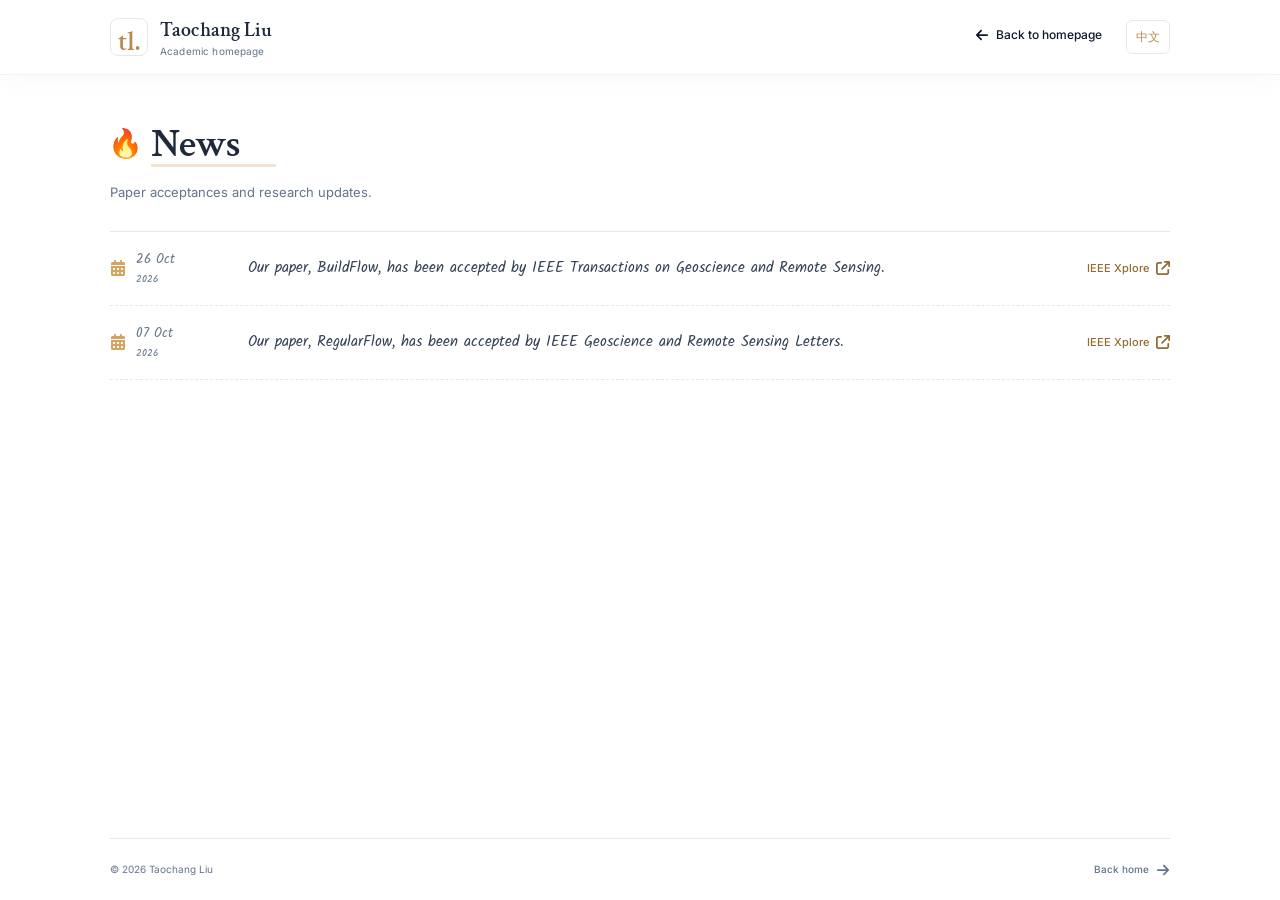
<file: news.html>
<!DOCTYPE html>
<html lang="en">
<head>
    <meta charset="utf-8">
    <meta name="viewport" content="width=device-width, initial-scale=1">
    <meta name="description" content="Research news from Taochang Liu.">
    <meta name="theme-color" content="#fefffe">
    <title>News | Taochang Liu</title>
    <link rel="alternate" hreflang="en" href="news.html">
    <link rel="alternate" hreflang="zh-CN" href="news.zh.html">
    <link rel="icon" type="image/svg+xml" href="assets/favicon.svg">
    <link rel="stylesheet" href="fonts.css">
    <link rel="stylesheet" href="styles.css">
    <script src="script.js" defer></script>
</head>
<body class="archive-page">
    <!-- Font Awesome Free 6.4.0 by Fonticons, Inc. / CC BY 4.0: https://fontawesome.com/license/free / assets/icons/LICENSE.txt. -->
<svg class="icon-sprite" xmlns="http://www.w3.org/2000/svg" aria-hidden="true"><symbol id="icon-user" viewBox="0 0 448 512" fill="currentColor" stroke="none"><!--! Font Awesome Free 6.4.0 by @fontawesome - https://fontawesome.com License - https://fontawesome.com/license/free (Icons: CC BY 4.0, Fonts: SIL OFL 1.1, Code: MIT License) Copyright 2023 Fonticons, Inc. --><path d="M224 256A128 128 0 1 0 224 0a128 128 0 1 0 0 256zm-45.7 48C79.8 304 0 383.8 0 482.3C0 498.7 13.3 512 29.7 512H418.3c16.4 0 29.7-13.3 29.7-29.7C448 383.8 368.2 304 269.7 304H178.3z"/></symbol><symbol id="icon-lightbulb" viewBox="0 0 384 512" fill="currentColor" stroke="none"><!--! Font Awesome Free 6.4.0 by @fontawesome - https://fontawesome.com License - https://fontawesome.com/license/free (Icons: CC BY 4.0, Fonts: SIL OFL 1.1, Code: MIT License) Copyright 2023 Fonticons, Inc. --><path d="M272 384c9.6-31.9 29.5-59.1 49.2-86.2l0 0c5.2-7.1 10.4-14.2 15.4-21.4c19.8-28.5 31.4-63 31.4-100.3C368 78.8 289.2 0 192 0S16 78.8 16 176c0 37.3 11.6 71.9 31.4 100.3c5 7.2 10.2 14.3 15.4 21.4l0 0c19.8 27.1 39.7 54.4 49.2 86.2H272zM192 512c44.2 0 80-35.8 80-80V416H112v16c0 44.2 35.8 80 80 80zM112 176c0 8.8-7.2 16-16 16s-16-7.2-16-16c0-61.9 50.1-112 112-112c8.8 0 16 7.2 16 16s-7.2 16-16 16c-44.2 0-80 35.8-80 80z"/></symbol><symbol id="icon-news" viewBox="0 0 448 512" fill="currentColor" stroke="none"><!--! Font Awesome Free 6.4.0 by @fontawesome - https://fontawesome.com License - https://fontawesome.com/license/free (Icons: CC BY 4.0, Fonts: SIL OFL 1.1, Code: MIT License) Copyright 2023 Fonticons, Inc. --><path d="M159.3 5.4c7.8-7.3 19.9-7.2 27.7 .1c27.6 25.9 53.5 53.8 77.7 84c11-14.4 23.5-30.1 37-42.9c7.9-7.4 20.1-7.4 28 .1c34.6 33 63.9 76.6 84.5 118c20.3 40.8 33.8 82.5 33.8 111.9C448 404.2 348.2 512 224 512C98.4 512 0 404.1 0 276.5c0-38.4 17.8-85.3 45.4-131.7C73.3 97.7 112.7 48.6 159.3 5.4zM225.7 416c25.3 0 47.7-7 68.8-21c42.1-29.4 53.4-88.2 28.1-134.4c-4.5-9-16-9.6-22.5-2l-25.2 29.3c-6.6 7.6-18.5 7.4-24.7-.5c-16.5-21-46-58.5-62.8-79.8c-6.3-8-18.3-8.1-24.7-.1c-33.8 42.5-50.8 69.3-50.8 99.4C112 375.4 162.6 416 225.7 416z"/></symbol><symbol id="icon-book-open" viewBox="0 0 576 512" fill="currentColor" stroke="none"><!--! Font Awesome Free 6.4.0 by @fontawesome - https://fontawesome.com License - https://fontawesome.com/license/free (Icons: CC BY 4.0, Fonts: SIL OFL 1.1, Code: MIT License) Copyright 2023 Fonticons, Inc. --><path d="M249.6 471.5c10.8 3.8 22.4-4.1 22.4-15.5V78.6c0-4.2-1.6-8.4-5-11C247.4 52 202.4 32 144 32C93.5 32 46.3 45.3 18.1 56.1C6.8 60.5 0 71.7 0 83.8V454.1c0 11.9 12.8 20.2 24.1 16.5C55.6 460.1 105.5 448 144 448c33.9 0 79 14 105.6 23.5zm76.8 0C353 462 398.1 448 432 448c38.5 0 88.4 12.1 119.9 22.6c11.3 3.8 24.1-4.6 24.1-16.5V83.8c0-12.1-6.8-23.3-18.1-27.6C529.7 45.3 482.5 32 432 32c-58.4 0-103.4 20-123 35.6c-3.3 2.6-5 6.8-5 11V456c0 11.4 11.7 19.3 22.4 15.5z"/></symbol><symbol id="icon-graduate" viewBox="0 0 640 512" fill="currentColor" stroke="none"><!--! Font Awesome Free 6.4.0 by @fontawesome - https://fontawesome.com License - https://fontawesome.com/license/free (Icons: CC BY 4.0, Fonts: SIL OFL 1.1, Code: MIT License) Copyright 2023 Fonticons, Inc. --><path d="M320 32c-8.1 0-16.1 1.4-23.7 4.1L15.8 137.4C6.3 140.9 0 149.9 0 160s6.3 19.1 15.8 22.6l57.9 20.9C57.3 229.3 48 259.8 48 291.9v28.1c0 28.4-10.8 57.7-22.3 80.8c-6.5 13-13.9 25.8-22.5 37.6C0 442.7-.9 448.3 .9 453.4s6 8.9 11.2 10.2l64 16c4.2 1.1 8.7 .3 12.4-2s6.3-6.1 7.1-10.4c8.6-42.8 4.3-81.2-2.1-108.7C90.3 344.3 86 329.8 80 316.5V291.9c0-30.2 10.2-58.7 27.9-81.5c12.9-15.5 29.6-28 49.2-35.7l157-61.7c8.2-3.2 17.5 .8 20.7 9s-.8 17.5-9 20.7l-157 61.7c-12.4 4.9-23.3 12.4-32.2 21.6l159.6 57.6c7.6 2.7 15.6 4.1 23.7 4.1s16.1-1.4 23.7-4.1L624.2 182.6c9.5-3.4 15.8-12.5 15.8-22.6s-6.3-19.1-15.8-22.6L343.7 36.1C336.1 33.4 328.1 32 320 32zM128 408c0 35.3 86 72 192 72s192-36.7 192-72L496.7 262.6 354.5 314c-11.1 4-22.8 6-34.5 6s-23.5-2-34.5-6L143.3 262.6 128 408z"/></symbol><symbol id="icon-envelope" viewBox="0 0 512 512" fill="currentColor" stroke="none"><!--! Font Awesome Free 6.4.0 by @fontawesome - https://fontawesome.com License - https://fontawesome.com/license/free (Icons: CC BY 4.0, Fonts: SIL OFL 1.1, Code: MIT License) Copyright 2023 Fonticons, Inc. --><path d="M48 64C21.5 64 0 85.5 0 112c0 15.1 7.1 29.3 19.2 38.4L236.8 313.6c11.4 8.5 27 8.5 38.4 0L492.8 150.4c12.1-9.1 19.2-23.3 19.2-38.4c0-26.5-21.5-48-48-48H48zM0 176V384c0 35.3 28.7 64 64 64H448c35.3 0 64-28.7 64-64V176L294.4 339.2c-22.8 17.1-54 17.1-76.8 0L0 176z"/></symbol><symbol id="icon-location" viewBox="0 0 384 512" fill="currentColor" stroke="none"><!--! Font Awesome Free 6.4.0 by @fontawesome - https://fontawesome.com License - https://fontawesome.com/license/free (Icons: CC BY 4.0, Fonts: SIL OFL 1.1, Code: MIT License) Copyright 2023 Fonticons, Inc. --><path d="M215.7 499.2C267 435 384 279.4 384 192C384 86 298 0 192 0S0 86 0 192c0 87.4 117 243 168.3 307.2c12.3 15.3 35.1 15.3 47.4 0zM192 128a64 64 0 1 1 0 128 64 64 0 1 1 0-128z"/></symbol><symbol id="icon-calendar" viewBox="0 0 448 512" fill="currentColor" stroke="none"><!--! Font Awesome Free 6.4.0 by @fontawesome - https://fontawesome.com License - https://fontawesome.com/license/free (Icons: CC BY 4.0, Fonts: SIL OFL 1.1, Code: MIT License) Copyright 2023 Fonticons, Inc. --><path d="M128 0c17.7 0 32 14.3 32 32V64H288V32c0-17.7 14.3-32 32-32s32 14.3 32 32V64h48c26.5 0 48 21.5 48 48v48H0V112C0 85.5 21.5 64 48 64H96V32c0-17.7 14.3-32 32-32zM0 192H448V464c0 26.5-21.5 48-48 48H48c-26.5 0-48-21.5-48-48V192zm64 80v32c0 8.8 7.2 16 16 16h32c8.8 0 16-7.2 16-16V272c0-8.8-7.2-16-16-16H80c-8.8 0-16 7.2-16 16zm128 0v32c0 8.8 7.2 16 16 16h32c8.8 0 16-7.2 16-16V272c0-8.8-7.2-16-16-16H208c-8.8 0-16 7.2-16 16zm144-16c-8.8 0-16 7.2-16 16v32c0 8.8 7.2 16 16 16h32c8.8 0 16-7.2 16-16V272c0-8.8-7.2-16-16-16H336zM64 400v32c0 8.8 7.2 16 16 16h32c8.8 0 16-7.2 16-16V400c0-8.8-7.2-16-16-16H80c-8.8 0-16 7.2-16 16zm144-16c-8.8 0-16 7.2-16 16v32c0 8.8 7.2 16 16 16h32c8.8 0 16-7.2 16-16V400c0-8.8-7.2-16-16-16H208zm112 16v32c0 8.8 7.2 16 16 16h32c8.8 0 16-7.2 16-16V400c0-8.8-7.2-16-16-16H336c-8.8 0-16 7.2-16 16z"/></symbol><symbol id="icon-arrow" viewBox="0 0 448 512" fill="currentColor" stroke="none"><!--! Font Awesome Free 6.4.0 by @fontawesome - https://fontawesome.com License - https://fontawesome.com/license/free (Icons: CC BY 4.0, Fonts: SIL OFL 1.1, Code: MIT License) Copyright 2023 Fonticons, Inc. --><path d="M438.6 278.6c12.5-12.5 12.5-32.8 0-45.3l-160-160c-12.5-12.5-32.8-12.5-45.3 0s-12.5 32.8 0 45.3L338.8 224 32 224c-17.7 0-32 14.3-32 32s14.3 32 32 32l306.7 0L233.4 393.4c-12.5 12.5-12.5 32.8 0 45.3s32.8 12.5 45.3 0l160-160z"/></symbol><symbol id="icon-external" viewBox="0 0 512 512" fill="currentColor" stroke="none"><!--! Font Awesome Free 6.4.0 by @fontawesome - https://fontawesome.com License - https://fontawesome.com/license/free (Icons: CC BY 4.0, Fonts: SIL OFL 1.1, Code: MIT License) Copyright 2023 Fonticons, Inc. --><path d="M320 0c-17.7 0-32 14.3-32 32s14.3 32 32 32h82.7L201.4 265.4c-12.5 12.5-12.5 32.8 0 45.3s32.8 12.5 45.3 0L448 109.3V192c0 17.7 14.3 32 32 32s32-14.3 32-32V32c0-17.7-14.3-32-32-32H320zM80 32C35.8 32 0 67.8 0 112V432c0 44.2 35.8 80 80 80H400c44.2 0 80-35.8 80-80V320c0-17.7-14.3-32-32-32s-32 14.3-32 32V432c0 8.8-7.2 16-16 16H80c-8.8 0-16-7.2-16-16V112c0-8.8 7.2-16 16-16H192c17.7 0 32-14.3 32-32s-14.3-32-32-32H80z"/></symbol><symbol id="icon-south" viewBox="0 0 512 512" fill="currentColor" stroke="none"><!--! Font Awesome Free 6.4.0 by @fontawesome - https://fontawesome.com License - https://fontawesome.com/license/free (Icons: CC BY 4.0, Fonts: SIL OFL 1.1, Code: MIT License) Copyright 2023 Fonticons, Inc. --><path d="M233.4 406.6c12.5 12.5 32.8 12.5 45.3 0l192-192c12.5-12.5 12.5-32.8 0-45.3s-32.8-12.5-45.3 0L256 338.7 86.6 169.4c-12.5-12.5-32.8-12.5-45.3 0s-12.5 32.8 0 45.3l192 192z"/></symbol><symbol id="icon-north" viewBox="0 0 384 512" fill="currentColor" stroke="none"><!--! Font Awesome Free 6.4.0 by @fontawesome - https://fontawesome.com License - https://fontawesome.com/license/free (Icons: CC BY 4.0, Fonts: SIL OFL 1.1, Code: MIT License) Copyright 2023 Fonticons, Inc. --><path d="M214.6 41.4c-12.5-12.5-32.8-12.5-45.3 0l-160 160c-12.5 12.5-12.5 32.8 0 45.3s32.8 12.5 45.3 0L160 141.2V448c0 17.7 14.3 32 32 32s32-14.3 32-32V141.2L329.4 246.6c12.5 12.5 32.8 12.5 45.3 0s12.5-32.8 0-45.3l-160-160z"/></symbol><symbol id="icon-west" viewBox="0 0 448 512" fill="currentColor" stroke="none"><!--! Font Awesome Free 6.4.0 by @fontawesome - https://fontawesome.com License - https://fontawesome.com/license/free (Icons: CC BY 4.0, Fonts: SIL OFL 1.1, Code: MIT License) Copyright 2023 Fonticons, Inc. --><path d="M9.4 233.4c-12.5 12.5-12.5 32.8 0 45.3l160 160c12.5 12.5 32.8 12.5 45.3 0s12.5-32.8 0-45.3L109.2 288 416 288c17.7 0 32-14.3 32-32s-14.3-32-32-32l-306.7 0L214.6 118.6c12.5-12.5 12.5-32.8 0-45.3s-32.8-12.5-45.3 0l-160 160z"/></symbol><symbol id="icon-paper" viewBox="0 0 384 512" fill="currentColor" stroke="none"><!--! Font Awesome Free 6.4.0 by @fontawesome - https://fontawesome.com License - https://fontawesome.com/license/free (Icons: CC BY 4.0, Fonts: SIL OFL 1.1, Code: MIT License) Copyright 2023 Fonticons, Inc. --><path d="M64 0C28.7 0 0 28.7 0 64V448c0 35.3 28.7 64 64 64H320c35.3 0 64-28.7 64-64V160H256c-17.7 0-32-14.3-32-32V0H64zM256 0V128H384L256 0zM112 256H272c8.8 0 16 7.2 16 16s-7.2 16-16 16H112c-8.8 0-16-7.2-16-16s7.2-16 16-16zm0 64H272c8.8 0 16 7.2 16 16s-7.2 16-16 16H112c-8.8 0-16-7.2-16-16s7.2-16 16-16zm0 64H272c8.8 0 16 7.2 16 16s-7.2 16-16 16H112c-8.8 0-16-7.2-16-16s7.2-16 16-16z"/></symbol><symbol id="icon-link" viewBox="0 0 640 512" fill="currentColor" stroke="none"><!--! Font Awesome Free 6.4.0 by @fontawesome - https://fontawesome.com License - https://fontawesome.com/license/free (Icons: CC BY 4.0, Fonts: SIL OFL 1.1, Code: MIT License) Copyright 2023 Fonticons, Inc. --><path d="M579.8 267.7c56.5-56.5 56.5-148 0-204.5c-50-50-128.8-56.5-186.3-15.4l-1.6 1.1c-14.4 10.3-17.7 30.3-7.4 44.6s30.3 17.7 44.6 7.4l1.6-1.1c32.1-22.9 76-19.3 103.8 8.6c31.5 31.5 31.5 82.5 0 114L422.3 334.8c-31.5 31.5-82.5 31.5-114 0c-27.9-27.9-31.5-71.8-8.6-103.8l1.1-1.6c10.3-14.4 6.9-34.4-7.4-44.6s-34.4-6.9-44.6 7.4l-1.1 1.6C206.5 251.2 213 330 263 380c56.5 56.5 148 56.5 204.5 0L579.8 267.7zM60.2 244.3c-56.5 56.5-56.5 148 0 204.5c50 50 128.8 56.5 186.3 15.4l1.6-1.1c14.4-10.3 17.7-30.3 7.4-44.6s-30.3-17.7-44.6-7.4l-1.6 1.1c-32.1 22.9-76 19.3-103.8-8.6C74 372 74 321 105.5 289.5L217.7 177.2c31.5-31.5 82.5-31.5 114 0c27.9 27.9 31.5 71.8 8.6 103.9l-1.1 1.6c-10.3 14.4-6.9 34.4 7.4 44.6s34.4 6.9 44.6-7.4l1.1-1.6C433.5 260.8 427 182 377 132c-56.5-56.5-148-56.5-204.5 0L60.2 244.3z"/></symbol><symbol id="icon-quote" viewBox="0 0 448 512" fill="currentColor" stroke="none"><!--! Font Awesome Free 6.4.0 by @fontawesome - https://fontawesome.com License - https://fontawesome.com/license/free (Icons: CC BY 4.0, Fonts: SIL OFL 1.1, Code: MIT License) Copyright 2023 Fonticons, Inc. --><path d="M448 296c0 66.3-53.7 120-120 120h-8c-17.7 0-32-14.3-32-32s14.3-32 32-32h8c30.9 0 56-25.1 56-56v-8H320c-35.3 0-64-28.7-64-64V160c0-35.3 28.7-64 64-64h64c35.3 0 64 28.7 64 64v32 32 72zm-256 0c0 66.3-53.7 120-120 120H64c-17.7 0-32-14.3-32-32s14.3-32 32-32h8c30.9 0 56-25.1 56-56v-8H64c-35.3 0-64-28.7-64-64V160c0-35.3 28.7-64 64-64h64c35.3 0 64 28.7 64 64v32 32 72z"/></symbol><symbol id="icon-copy" viewBox="0 0 512 512" fill="currentColor" stroke="none"><!--! Font Awesome Free 6.4.0 by @fontawesome - https://fontawesome.com License - https://fontawesome.com/license/free (Icons: CC BY 4.0, Fonts: SIL OFL 1.1, Code: MIT License) Copyright 2023 Fonticons, Inc. --><path d="M272 0H396.1c12.7 0 24.9 5.1 33.9 14.1l67.9 67.9c9 9 14.1 21.2 14.1 33.9V336c0 26.5-21.5 48-48 48H272c-26.5 0-48-21.5-48-48V48c0-26.5 21.5-48 48-48zM48 128H192v64H64V448H256V416h64v48c0 26.5-21.5 48-48 48H48c-26.5 0-48-21.5-48-48V176c0-26.5 21.5-48 48-48z"/></symbol><symbol id="icon-expand" viewBox="0 0 448 512" fill="currentColor" stroke="none"><!--! Font Awesome Free 6.4.0 by @fontawesome - https://fontawesome.com License - https://fontawesome.com/license/free (Icons: CC BY 4.0, Fonts: SIL OFL 1.1, Code: MIT License) Copyright 2023 Fonticons, Inc. --><path d="M32 32C14.3 32 0 46.3 0 64v96c0 17.7 14.3 32 32 32s32-14.3 32-32V96h64c17.7 0 32-14.3 32-32s-14.3-32-32-32H32zM64 352c0-17.7-14.3-32-32-32s-32 14.3-32 32v96c0 17.7 14.3 32 32 32h96c17.7 0 32-14.3 32-32s-14.3-32-32-32H64V352zM320 32c-17.7 0-32 14.3-32 32s14.3 32 32 32h64v64c0 17.7 14.3 32 32 32s32-14.3 32-32V64c0-17.7-14.3-32-32-32H320zM448 352c0-17.7-14.3-32-32-32s-32 14.3-32 32v64H320c-17.7 0-32 14.3-32 32s14.3 32 32 32h96c17.7 0 32-14.3 32-32V352z"/></symbol><symbol id="icon-close" viewBox="0 0 384 512" fill="currentColor" stroke="none"><!--! Font Awesome Free 6.4.0 by @fontawesome - https://fontawesome.com License - https://fontawesome.com/license/free (Icons: CC BY 4.0, Fonts: SIL OFL 1.1, Code: MIT License) Copyright 2023 Fonticons, Inc. --><path d="M342.6 150.6c12.5-12.5 12.5-32.8 0-45.3s-32.8-12.5-45.3 0L192 210.7 86.6 105.4c-12.5-12.5-32.8-12.5-45.3 0s-12.5 32.8 0 45.3L146.7 256 41.4 361.4c-12.5 12.5-12.5 32.8 0 45.3s32.8 12.5 45.3 0L192 301.3 297.4 406.6c12.5 12.5 32.8 12.5 45.3 0s12.5-32.8 0-45.3L237.3 256 342.6 150.6z"/></symbol><symbol id="icon-star" viewBox="0 0 576 512" fill="currentColor" stroke="none"><!--! Font Awesome Free 6.4.0 by @fontawesome - https://fontawesome.com License - https://fontawesome.com/license/free (Icons: CC BY 4.0, Fonts: SIL OFL 1.1, Code: MIT License) Copyright 2023 Fonticons, Inc. --><path d="M316.9 18C311.6 7 300.4 0 288.1 0s-23.4 7-28.8 18L195 150.3 51.4 171.5c-12 1.8-22 10.2-25.7 21.7s-.7 24.2 7.9 32.7L137.8 329 113.2 474.7c-2 12 3 24.2 12.9 31.3s23 8 33.8 2.3l128.3-68.5 128.3 68.5c10.8 5.7 23.9 4.9 33.8-2.3s14.9-19.3 12.9-31.3L438.5 329 542.7 225.9c8.6-8.5 11.7-21.2 7.9-32.7s-13.7-19.9-25.7-21.7L381.2 150.3 316.9 18z"/></symbol><symbol id="icon-github" viewBox="0 0 496 512" fill="currentColor" stroke="none"><!--! Font Awesome Free 6.4.0 by @fontawesome - https://fontawesome.com License - https://fontawesome.com/license/free (Icons: CC BY 4.0, Fonts: SIL OFL 1.1, Code: MIT License) Copyright 2023 Fonticons, Inc. --><path d="M165.9 397.4c0 2-2.3 3.6-5.2 3.6-3.3.3-5.6-1.3-5.6-3.6 0-2 2.3-3.6 5.2-3.6 3-.3 5.6 1.3 5.6 3.6zm-31.1-4.5c-.7 2 1.3 4.3 4.3 4.9 2.6 1 5.6 0 6.2-2s-1.3-4.3-4.3-5.2c-2.6-.7-5.5.3-6.2 2.3zm44.2-1.7c-2.9.7-4.9 2.6-4.6 4.9.3 2 2.9 3.3 5.9 2.6 2.9-.7 4.9-2.6 4.6-4.6-.3-1.9-3-3.2-5.9-2.9zM244.8 8C106.1 8 0 113.3 0 252c0 110.9 69.8 205.8 169.5 239.2 12.8 2.3 17.3-5.6 17.3-12.1 0-6.2-.3-40.4-.3-61.4 0 0-70 15-84.7-29.8 0 0-11.4-29.1-27.8-36.6 0 0-22.9-15.7 1.6-15.4 0 0 24.9 2 38.6 25.8 21.9 38.6 58.6 27.5 72.9 20.9 2.3-16 8.8-27.1 16-33.7-55.9-6.2-112.3-14.3-112.3-110.5 0-27.5 7.6-41.3 23.6-58.9-2.6-6.5-11.1-33.3 2.6-67.9 20.9-6.5 69 27 69 27 20-5.6 41.5-8.5 62.8-8.5s42.8 2.9 62.8 8.5c0 0 48.1-33.6 69-27 13.7 34.7 5.2 61.4 2.6 67.9 16 17.7 25.8 31.5 25.8 58.9 0 96.5-58.9 104.2-114.8 110.5 9.2 7.9 17 22.9 17 46.4 0 33.7-.3 75.4-.3 83.6 0 6.5 4.6 14.4 17.3 12.1C428.2 457.8 496 362.9 496 252 496 113.3 383.5 8 244.8 8zM97.2 352.9c-1.3 1-1 3.3.7 5.2 1.6 1.6 3.9 2.3 5.2 1 1.3-1 1-3.3-.7-5.2-1.6-1.6-3.9-2.3-5.2-1zm-10.8-8.1c-.7 1.3.3 2.9 2.3 3.9 1.6 1 3.6.7 4.3-.7.7-1.3-.3-2.9-2.3-3.9-2-.6-3.6-.3-4.3.7zm32.4 35.6c-1.6 1.3-1 4.3 1.3 6.2 2.3 2.3 5.2 2.6 6.5 1 1.3-1.3.7-4.3-1.3-6.2-2.2-2.3-5.2-2.6-6.5-1zm-11.4-14.7c-1.6 1-1.6 3.6 0 5.9 1.6 2.3 4.3 3.3 5.6 2.3 1.6-1.3 1.6-3.9 0-6.2-1.4-2.3-4-3.3-5.6-2z"/></symbol><symbol id="icon-orcid" viewBox="0 0 512 512" fill="currentColor" stroke="none"><!--! Font Awesome Free 6.4.0 by @fontawesome - https://fontawesome.com License - https://fontawesome.com/license/free (Icons: CC BY 4.0, Fonts: SIL OFL 1.1, Code: MIT License) Copyright 2023 Fonticons, Inc. --><path d="M294.75 188.19h-45.92V342h47.47c67.62 0 83.12-51.34 83.12-76.91 0-41.64-26.54-76.9-84.67-76.9zM256 8C119 8 8 119 8 256s111 248 248 248 248-111 248-248S393 8 256 8zm-80.79 360.76h-29.84v-207.5h29.84zm-14.92-231.14a19.57 19.57 0 1 1 19.57-19.57 19.64 19.64 0 0 1-19.57 19.57zM300 369h-81V161.26h80.6c76.73 0 110.44 54.83 110.44 103.85C410 318.39 368.38 369 300 369z"/></symbol><symbol id="icon-chevron-right" viewBox="0 0 320 512" fill="currentColor" stroke="none"><!--! Font Awesome Free 6.4.0 by @fontawesome - https://fontawesome.com License - https://fontawesome.com/license/free (Icons: CC BY 4.0, Fonts: SIL OFL 1.1, Code: MIT License) Copyright 2023 Fonticons, Inc. --><path d="M310.6 233.4c12.5 12.5 12.5 32.8 0 45.3l-192 192c-12.5 12.5-32.8 12.5-45.3 0s-12.5-32.8 0-45.3L242.7 256 73.4 86.6c-12.5-12.5-12.5-32.8 0-45.3s32.8-12.5 45.3 0l192 192z"/></symbol></svg>
    <a class="skip-link" href="#main">Skip to content</a>
    <header class="site-header"><div class="container header-inner"><a class="brand" href="index.html"><span class="brand-mark" aria-hidden="true">tl.</span><span class="brand-name">Taochang Liu<span>Academic homepage</span></span></a><nav class="archive-nav" aria-label="Main navigation"><a class="text-link" href="index.html#news"><svg aria-hidden="true"><use href="#icon-west"/></svg> Back to homepage</a></nav><a class="language-switch" href="news.zh.html" hreflang="zh-CN" lang="zh-CN" aria-label="Switch to Chinese">中文</a></div></header>
    <main id="main" class="container archive-main"><div class="archive-heading"><h1 class="section-title "><span class="title-icon heading-emoji" aria-hidden="true">&#128293;</span>News</h1><p>Paper acceptances and research updates.</p></div><div class="updates"><article class="update-row"><div class="update-date-group"><svg aria-hidden="true"><use href="#icon-calendar"/></svg><time class="update-date mono" datetime="2026-10-26">26 Oct<span>2026</span></time></div><div class="update-content"><p>Our paper, BuildFlow, has been accepted by IEEE Transactions on Geoscience and Remote Sensing.</p></div><div class="update-links"><a class="text-link" href="https://ieeexplore.ieee.org/document/11758603" target="_blank" rel="noopener noreferrer">IEEE Xplore<svg aria-hidden="true"><use href="#icon-external"/></svg></a></div></article>
<article class="update-row"><div class="update-date-group"><svg aria-hidden="true"><use href="#icon-calendar"/></svg><time class="update-date mono" datetime="2026-10-07">07 Oct<span>2026</span></time></div><div class="update-content"><p>Our paper, RegularFlow, has been accepted by IEEE Geoscience and Remote Sensing Letters.</p></div><div class="update-links"><a class="text-link" href="https://ieeexplore.ieee.org/document/11733487" target="_blank" rel="noopener noreferrer">IEEE Xplore<svg aria-hidden="true"><use href="#icon-external"/></svg></a></div></article></div></main>
    <footer class="site-footer container"><span>&copy; 2026 Taochang Liu</span><a class="text-link" href="index.html">Back home <svg aria-hidden="true"><use href="#icon-arrow"/></svg></a></footer>
    <dialog id="citation-dialog" class="citation-dialog" aria-labelledby="citation-title"><div class="dialog-header"><h2 id="citation-title">Citation</h2><form method="dialog"><button class="icon-button" aria-label="Close citation dialog"><svg aria-hidden="true"><use href="#icon-close"/></svg></button></form></div><p class="citation-note">BibTeX · Publication metadata</p><pre id="citation-text" lang="en"></pre><div class="dialog-actions"><button id="copy-citation" class="button button-primary" type="button"><svg aria-hidden="true"><use href="#icon-copy"/></svg>Copy BibTeX</button><a id="citation-doi" class="text-link" href="https://doi.org/10.1109/LGRS.2026.3741864" target="_blank" rel="noopener noreferrer" hidden>View DOI <svg aria-hidden="true"><use href="#icon-external"/></svg></a></div></dialog>
    <div id="toast" class="toast" role="status" aria-live="polite" hidden></div>
    <script id="citation-data" type="application/json">{"buildflow2026":{"bibtex":"@article{buildflow2026,\n  title = {{BuildFlow: Rethinking Building Extraction from High-Resolution Remote Sensing Images as Deterministic Continuous Evolution}},\n  author = {Taochang Liu and Xinchang Zhang and Ji Qi and Yongjian Ruan and Linrui Xu and Yiping Chen and Haifeng Li},\n  journal = {IEEE Transactions on Geoscience and Remote Sensing},\n  year = {2026},\n  doi = {10.1109/TGRS.2026.3748296},\n  url = {https://ieeexplore.ieee.org/document/11758603},\n}","doi":"https://doi.org/10.1109/TGRS.2026.3748296"},"regularflow2026":{"bibtex":"@article{regularflow2026,\n  title = {{RegularFlow: A Deterministic Flow-Matching Framework for Segmenting Regular Man-Made Objects in Remote Sensing Images}},\n  author = {Taochang Liu and Ji Qi and Yibing Xiong and Hui Gong and Xinchang Zhang and Zihan Jiang},\n  journal = {IEEE Geoscience and Remote Sensing Letters},\n  year = {2026},\n  doi = {10.1109/LGRS.2026.3741864},\n}","doi":"https://doi.org/10.1109/LGRS.2026.3741864"}}</script>
    <script id="ui-data" type="application/json">{"openNavigation":"Open navigation","closeNavigation":"Close navigation","emailCopied":"Email copied to clipboard.","emailCopyUnavailable":"Copy unavailable. Select the email address to copy it.","bibtexCopied":"BibTeX copied to clipboard.","bibtexCopyUnavailable":"Copy unavailable. Select the BibTeX text to copy it."}</script>
</body>
</html>
</file>
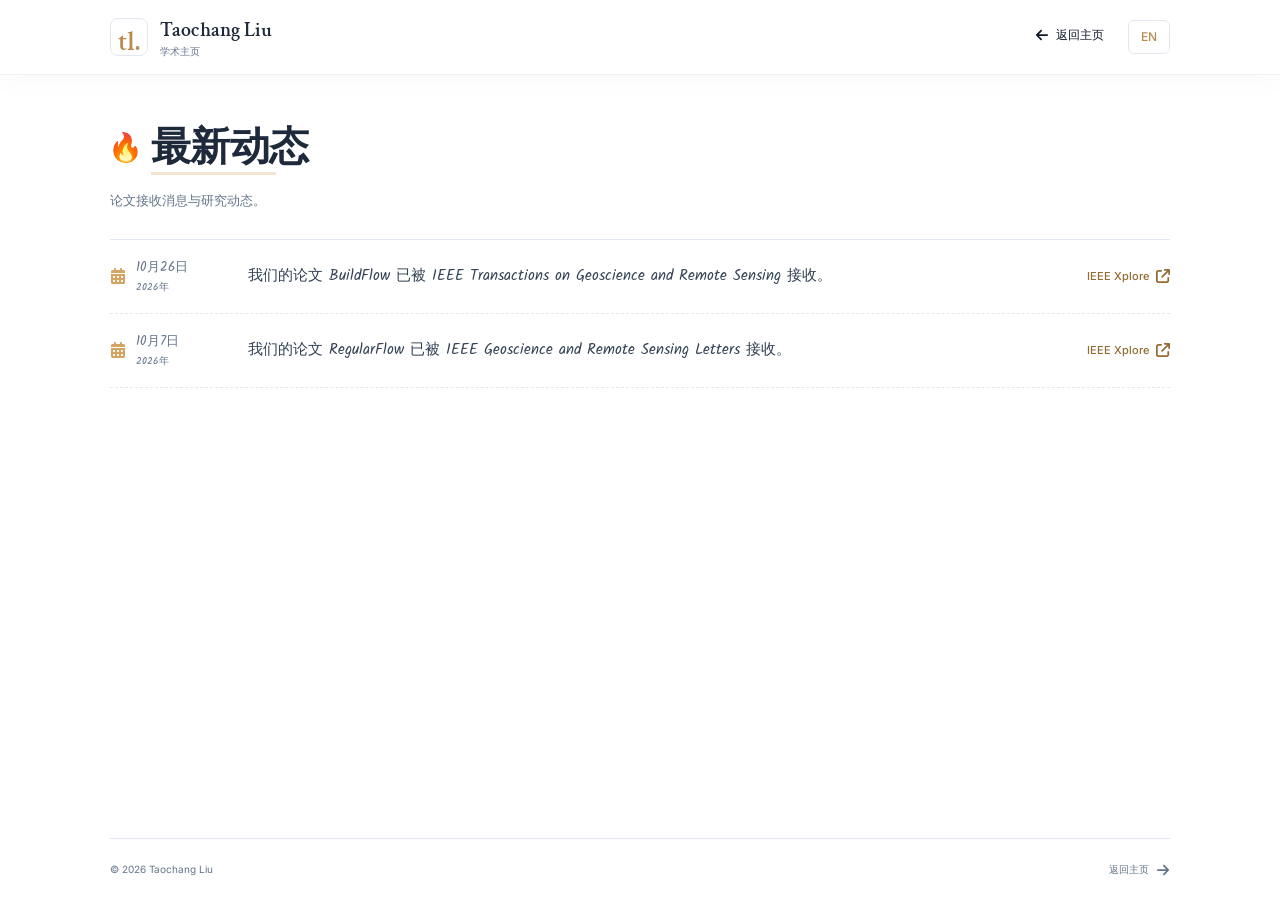
<file: news.zh.html>
<!DOCTYPE html>
<html lang="zh-CN">
<head>
    <meta charset="utf-8">
    <meta name="viewport" content="width=device-width, initial-scale=1">
    <meta name="description" content="Taochang Liu 的论文接收消息与研究动态。">
    <meta name="theme-color" content="#fefffe">
    <title>最新动态 | Taochang Liu</title>
    <link rel="alternate" hreflang="en" href="news.html">
    <link rel="alternate" hreflang="zh-CN" href="news.zh.html">
    <link rel="icon" type="image/svg+xml" href="assets/favicon.svg">
    <link rel="stylesheet" href="fonts.css">
    <link rel="stylesheet" href="styles.css">
    <script src="script.js" defer></script>
</head>
<body class="archive-page">
    <!-- Font Awesome Free 6.4.0 by Fonticons, Inc. / CC BY 4.0: https://fontawesome.com/license/free / assets/icons/LICENSE.txt. -->
<svg class="icon-sprite" xmlns="http://www.w3.org/2000/svg" aria-hidden="true"><symbol id="icon-user" viewBox="0 0 448 512" fill="currentColor" stroke="none"><!--! Font Awesome Free 6.4.0 by @fontawesome - https://fontawesome.com License - https://fontawesome.com/license/free (Icons: CC BY 4.0, Fonts: SIL OFL 1.1, Code: MIT License) Copyright 2023 Fonticons, Inc. --><path d="M224 256A128 128 0 1 0 224 0a128 128 0 1 0 0 256zm-45.7 48C79.8 304 0 383.8 0 482.3C0 498.7 13.3 512 29.7 512H418.3c16.4 0 29.7-13.3 29.7-29.7C448 383.8 368.2 304 269.7 304H178.3z"/></symbol><symbol id="icon-lightbulb" viewBox="0 0 384 512" fill="currentColor" stroke="none"><!--! Font Awesome Free 6.4.0 by @fontawesome - https://fontawesome.com License - https://fontawesome.com/license/free (Icons: CC BY 4.0, Fonts: SIL OFL 1.1, Code: MIT License) Copyright 2023 Fonticons, Inc. --><path d="M272 384c9.6-31.9 29.5-59.1 49.2-86.2l0 0c5.2-7.1 10.4-14.2 15.4-21.4c19.8-28.5 31.4-63 31.4-100.3C368 78.8 289.2 0 192 0S16 78.8 16 176c0 37.3 11.6 71.9 31.4 100.3c5 7.2 10.2 14.3 15.4 21.4l0 0c19.8 27.1 39.7 54.4 49.2 86.2H272zM192 512c44.2 0 80-35.8 80-80V416H112v16c0 44.2 35.8 80 80 80zM112 176c0 8.8-7.2 16-16 16s-16-7.2-16-16c0-61.9 50.1-112 112-112c8.8 0 16 7.2 16 16s-7.2 16-16 16c-44.2 0-80 35.8-80 80z"/></symbol><symbol id="icon-news" viewBox="0 0 448 512" fill="currentColor" stroke="none"><!--! Font Awesome Free 6.4.0 by @fontawesome - https://fontawesome.com License - https://fontawesome.com/license/free (Icons: CC BY 4.0, Fonts: SIL OFL 1.1, Code: MIT License) Copyright 2023 Fonticons, Inc. --><path d="M159.3 5.4c7.8-7.3 19.9-7.2 27.7 .1c27.6 25.9 53.5 53.8 77.7 84c11-14.4 23.5-30.1 37-42.9c7.9-7.4 20.1-7.4 28 .1c34.6 33 63.9 76.6 84.5 118c20.3 40.8 33.8 82.5 33.8 111.9C448 404.2 348.2 512 224 512C98.4 512 0 404.1 0 276.5c0-38.4 17.8-85.3 45.4-131.7C73.3 97.7 112.7 48.6 159.3 5.4zM225.7 416c25.3 0 47.7-7 68.8-21c42.1-29.4 53.4-88.2 28.1-134.4c-4.5-9-16-9.6-22.5-2l-25.2 29.3c-6.6 7.6-18.5 7.4-24.7-.5c-16.5-21-46-58.5-62.8-79.8c-6.3-8-18.3-8.1-24.7-.1c-33.8 42.5-50.8 69.3-50.8 99.4C112 375.4 162.6 416 225.7 416z"/></symbol><symbol id="icon-book-open" viewBox="0 0 576 512" fill="currentColor" stroke="none"><!--! Font Awesome Free 6.4.0 by @fontawesome - https://fontawesome.com License - https://fontawesome.com/license/free (Icons: CC BY 4.0, Fonts: SIL OFL 1.1, Code: MIT License) Copyright 2023 Fonticons, Inc. --><path d="M249.6 471.5c10.8 3.8 22.4-4.1 22.4-15.5V78.6c0-4.2-1.6-8.4-5-11C247.4 52 202.4 32 144 32C93.5 32 46.3 45.3 18.1 56.1C6.8 60.5 0 71.7 0 83.8V454.1c0 11.9 12.8 20.2 24.1 16.5C55.6 460.1 105.5 448 144 448c33.9 0 79 14 105.6 23.5zm76.8 0C353 462 398.1 448 432 448c38.5 0 88.4 12.1 119.9 22.6c11.3 3.8 24.1-4.6 24.1-16.5V83.8c0-12.1-6.8-23.3-18.1-27.6C529.7 45.3 482.5 32 432 32c-58.4 0-103.4 20-123 35.6c-3.3 2.6-5 6.8-5 11V456c0 11.4 11.7 19.3 22.4 15.5z"/></symbol><symbol id="icon-graduate" viewBox="0 0 640 512" fill="currentColor" stroke="none"><!--! Font Awesome Free 6.4.0 by @fontawesome - https://fontawesome.com License - https://fontawesome.com/license/free (Icons: CC BY 4.0, Fonts: SIL OFL 1.1, Code: MIT License) Copyright 2023 Fonticons, Inc. --><path d="M320 32c-8.1 0-16.1 1.4-23.7 4.1L15.8 137.4C6.3 140.9 0 149.9 0 160s6.3 19.1 15.8 22.6l57.9 20.9C57.3 229.3 48 259.8 48 291.9v28.1c0 28.4-10.8 57.7-22.3 80.8c-6.5 13-13.9 25.8-22.5 37.6C0 442.7-.9 448.3 .9 453.4s6 8.9 11.2 10.2l64 16c4.2 1.1 8.7 .3 12.4-2s6.3-6.1 7.1-10.4c8.6-42.8 4.3-81.2-2.1-108.7C90.3 344.3 86 329.8 80 316.5V291.9c0-30.2 10.2-58.7 27.9-81.5c12.9-15.5 29.6-28 49.2-35.7l157-61.7c8.2-3.2 17.5 .8 20.7 9s-.8 17.5-9 20.7l-157 61.7c-12.4 4.9-23.3 12.4-32.2 21.6l159.6 57.6c7.6 2.7 15.6 4.1 23.7 4.1s16.1-1.4 23.7-4.1L624.2 182.6c9.5-3.4 15.8-12.5 15.8-22.6s-6.3-19.1-15.8-22.6L343.7 36.1C336.1 33.4 328.1 32 320 32zM128 408c0 35.3 86 72 192 72s192-36.7 192-72L496.7 262.6 354.5 314c-11.1 4-22.8 6-34.5 6s-23.5-2-34.5-6L143.3 262.6 128 408z"/></symbol><symbol id="icon-envelope" viewBox="0 0 512 512" fill="currentColor" stroke="none"><!--! Font Awesome Free 6.4.0 by @fontawesome - https://fontawesome.com License - https://fontawesome.com/license/free (Icons: CC BY 4.0, Fonts: SIL OFL 1.1, Code: MIT License) Copyright 2023 Fonticons, Inc. --><path d="M48 64C21.5 64 0 85.5 0 112c0 15.1 7.1 29.3 19.2 38.4L236.8 313.6c11.4 8.5 27 8.5 38.4 0L492.8 150.4c12.1-9.1 19.2-23.3 19.2-38.4c0-26.5-21.5-48-48-48H48zM0 176V384c0 35.3 28.7 64 64 64H448c35.3 0 64-28.7 64-64V176L294.4 339.2c-22.8 17.1-54 17.1-76.8 0L0 176z"/></symbol><symbol id="icon-location" viewBox="0 0 384 512" fill="currentColor" stroke="none"><!--! Font Awesome Free 6.4.0 by @fontawesome - https://fontawesome.com License - https://fontawesome.com/license/free (Icons: CC BY 4.0, Fonts: SIL OFL 1.1, Code: MIT License) Copyright 2023 Fonticons, Inc. --><path d="M215.7 499.2C267 435 384 279.4 384 192C384 86 298 0 192 0S0 86 0 192c0 87.4 117 243 168.3 307.2c12.3 15.3 35.1 15.3 47.4 0zM192 128a64 64 0 1 1 0 128 64 64 0 1 1 0-128z"/></symbol><symbol id="icon-calendar" viewBox="0 0 448 512" fill="currentColor" stroke="none"><!--! Font Awesome Free 6.4.0 by @fontawesome - https://fontawesome.com License - https://fontawesome.com/license/free (Icons: CC BY 4.0, Fonts: SIL OFL 1.1, Code: MIT License) Copyright 2023 Fonticons, Inc. --><path d="M128 0c17.7 0 32 14.3 32 32V64H288V32c0-17.7 14.3-32 32-32s32 14.3 32 32V64h48c26.5 0 48 21.5 48 48v48H0V112C0 85.5 21.5 64 48 64H96V32c0-17.7 14.3-32 32-32zM0 192H448V464c0 26.5-21.5 48-48 48H48c-26.5 0-48-21.5-48-48V192zm64 80v32c0 8.8 7.2 16 16 16h32c8.8 0 16-7.2 16-16V272c0-8.8-7.2-16-16-16H80c-8.8 0-16 7.2-16 16zm128 0v32c0 8.8 7.2 16 16 16h32c8.8 0 16-7.2 16-16V272c0-8.8-7.2-16-16-16H208c-8.8 0-16 7.2-16 16zm144-16c-8.8 0-16 7.2-16 16v32c0 8.8 7.2 16 16 16h32c8.8 0 16-7.2 16-16V272c0-8.8-7.2-16-16-16H336zM64 400v32c0 8.8 7.2 16 16 16h32c8.8 0 16-7.2 16-16V400c0-8.8-7.2-16-16-16H80c-8.8 0-16 7.2-16 16zm144-16c-8.8 0-16 7.2-16 16v32c0 8.8 7.2 16 16 16h32c8.8 0 16-7.2 16-16V400c0-8.8-7.2-16-16-16H208zm112 16v32c0 8.8 7.2 16 16 16h32c8.8 0 16-7.2 16-16V400c0-8.8-7.2-16-16-16H336c-8.8 0-16 7.2-16 16z"/></symbol><symbol id="icon-arrow" viewBox="0 0 448 512" fill="currentColor" stroke="none"><!--! Font Awesome Free 6.4.0 by @fontawesome - https://fontawesome.com License - https://fontawesome.com/license/free (Icons: CC BY 4.0, Fonts: SIL OFL 1.1, Code: MIT License) Copyright 2023 Fonticons, Inc. --><path d="M438.6 278.6c12.5-12.5 12.5-32.8 0-45.3l-160-160c-12.5-12.5-32.8-12.5-45.3 0s-12.5 32.8 0 45.3L338.8 224 32 224c-17.7 0-32 14.3-32 32s14.3 32 32 32l306.7 0L233.4 393.4c-12.5 12.5-12.5 32.8 0 45.3s32.8 12.5 45.3 0l160-160z"/></symbol><symbol id="icon-external" viewBox="0 0 512 512" fill="currentColor" stroke="none"><!--! Font Awesome Free 6.4.0 by @fontawesome - https://fontawesome.com License - https://fontawesome.com/license/free (Icons: CC BY 4.0, Fonts: SIL OFL 1.1, Code: MIT License) Copyright 2023 Fonticons, Inc. --><path d="M320 0c-17.7 0-32 14.3-32 32s14.3 32 32 32h82.7L201.4 265.4c-12.5 12.5-12.5 32.8 0 45.3s32.8 12.5 45.3 0L448 109.3V192c0 17.7 14.3 32 32 32s32-14.3 32-32V32c0-17.7-14.3-32-32-32H320zM80 32C35.8 32 0 67.8 0 112V432c0 44.2 35.8 80 80 80H400c44.2 0 80-35.8 80-80V320c0-17.7-14.3-32-32-32s-32 14.3-32 32V432c0 8.8-7.2 16-16 16H80c-8.8 0-16-7.2-16-16V112c0-8.8 7.2-16 16-16H192c17.7 0 32-14.3 32-32s-14.3-32-32-32H80z"/></symbol><symbol id="icon-south" viewBox="0 0 512 512" fill="currentColor" stroke="none"><!--! Font Awesome Free 6.4.0 by @fontawesome - https://fontawesome.com License - https://fontawesome.com/license/free (Icons: CC BY 4.0, Fonts: SIL OFL 1.1, Code: MIT License) Copyright 2023 Fonticons, Inc. --><path d="M233.4 406.6c12.5 12.5 32.8 12.5 45.3 0l192-192c12.5-12.5 12.5-32.8 0-45.3s-32.8-12.5-45.3 0L256 338.7 86.6 169.4c-12.5-12.5-32.8-12.5-45.3 0s-12.5 32.8 0 45.3l192 192z"/></symbol><symbol id="icon-north" viewBox="0 0 384 512" fill="currentColor" stroke="none"><!--! Font Awesome Free 6.4.0 by @fontawesome - https://fontawesome.com License - https://fontawesome.com/license/free (Icons: CC BY 4.0, Fonts: SIL OFL 1.1, Code: MIT License) Copyright 2023 Fonticons, Inc. --><path d="M214.6 41.4c-12.5-12.5-32.8-12.5-45.3 0l-160 160c-12.5 12.5-12.5 32.8 0 45.3s32.8 12.5 45.3 0L160 141.2V448c0 17.7 14.3 32 32 32s32-14.3 32-32V141.2L329.4 246.6c12.5 12.5 32.8 12.5 45.3 0s12.5-32.8 0-45.3l-160-160z"/></symbol><symbol id="icon-west" viewBox="0 0 448 512" fill="currentColor" stroke="none"><!--! Font Awesome Free 6.4.0 by @fontawesome - https://fontawesome.com License - https://fontawesome.com/license/free (Icons: CC BY 4.0, Fonts: SIL OFL 1.1, Code: MIT License) Copyright 2023 Fonticons, Inc. --><path d="M9.4 233.4c-12.5 12.5-12.5 32.8 0 45.3l160 160c12.5 12.5 32.8 12.5 45.3 0s12.5-32.8 0-45.3L109.2 288 416 288c17.7 0 32-14.3 32-32s-14.3-32-32-32l-306.7 0L214.6 118.6c12.5-12.5 12.5-32.8 0-45.3s-32.8-12.5-45.3 0l-160 160z"/></symbol><symbol id="icon-paper" viewBox="0 0 384 512" fill="currentColor" stroke="none"><!--! Font Awesome Free 6.4.0 by @fontawesome - https://fontawesome.com License - https://fontawesome.com/license/free (Icons: CC BY 4.0, Fonts: SIL OFL 1.1, Code: MIT License) Copyright 2023 Fonticons, Inc. --><path d="M64 0C28.7 0 0 28.7 0 64V448c0 35.3 28.7 64 64 64H320c35.3 0 64-28.7 64-64V160H256c-17.7 0-32-14.3-32-32V0H64zM256 0V128H384L256 0zM112 256H272c8.8 0 16 7.2 16 16s-7.2 16-16 16H112c-8.8 0-16-7.2-16-16s7.2-16 16-16zm0 64H272c8.8 0 16 7.2 16 16s-7.2 16-16 16H112c-8.8 0-16-7.2-16-16s7.2-16 16-16zm0 64H272c8.8 0 16 7.2 16 16s-7.2 16-16 16H112c-8.8 0-16-7.2-16-16s7.2-16 16-16z"/></symbol><symbol id="icon-link" viewBox="0 0 640 512" fill="currentColor" stroke="none"><!--! Font Awesome Free 6.4.0 by @fontawesome - https://fontawesome.com License - https://fontawesome.com/license/free (Icons: CC BY 4.0, Fonts: SIL OFL 1.1, Code: MIT License) Copyright 2023 Fonticons, Inc. --><path d="M579.8 267.7c56.5-56.5 56.5-148 0-204.5c-50-50-128.8-56.5-186.3-15.4l-1.6 1.1c-14.4 10.3-17.7 30.3-7.4 44.6s30.3 17.7 44.6 7.4l1.6-1.1c32.1-22.9 76-19.3 103.8 8.6c31.5 31.5 31.5 82.5 0 114L422.3 334.8c-31.5 31.5-82.5 31.5-114 0c-27.9-27.9-31.5-71.8-8.6-103.8l1.1-1.6c10.3-14.4 6.9-34.4-7.4-44.6s-34.4-6.9-44.6 7.4l-1.1 1.6C206.5 251.2 213 330 263 380c56.5 56.5 148 56.5 204.5 0L579.8 267.7zM60.2 244.3c-56.5 56.5-56.5 148 0 204.5c50 50 128.8 56.5 186.3 15.4l1.6-1.1c14.4-10.3 17.7-30.3 7.4-44.6s-30.3-17.7-44.6-7.4l-1.6 1.1c-32.1 22.9-76 19.3-103.8-8.6C74 372 74 321 105.5 289.5L217.7 177.2c31.5-31.5 82.5-31.5 114 0c27.9 27.9 31.5 71.8 8.6 103.9l-1.1 1.6c-10.3 14.4-6.9 34.4 7.4 44.6s34.4 6.9 44.6-7.4l1.1-1.6C433.5 260.8 427 182 377 132c-56.5-56.5-148-56.5-204.5 0L60.2 244.3z"/></symbol><symbol id="icon-quote" viewBox="0 0 448 512" fill="currentColor" stroke="none"><!--! Font Awesome Free 6.4.0 by @fontawesome - https://fontawesome.com License - https://fontawesome.com/license/free (Icons: CC BY 4.0, Fonts: SIL OFL 1.1, Code: MIT License) Copyright 2023 Fonticons, Inc. --><path d="M448 296c0 66.3-53.7 120-120 120h-8c-17.7 0-32-14.3-32-32s14.3-32 32-32h8c30.9 0 56-25.1 56-56v-8H320c-35.3 0-64-28.7-64-64V160c0-35.3 28.7-64 64-64h64c35.3 0 64 28.7 64 64v32 32 72zm-256 0c0 66.3-53.7 120-120 120H64c-17.7 0-32-14.3-32-32s14.3-32 32-32h8c30.9 0 56-25.1 56-56v-8H64c-35.3 0-64-28.7-64-64V160c0-35.3 28.7-64 64-64h64c35.3 0 64 28.7 64 64v32 32 72z"/></symbol><symbol id="icon-copy" viewBox="0 0 512 512" fill="currentColor" stroke="none"><!--! Font Awesome Free 6.4.0 by @fontawesome - https://fontawesome.com License - https://fontawesome.com/license/free (Icons: CC BY 4.0, Fonts: SIL OFL 1.1, Code: MIT License) Copyright 2023 Fonticons, Inc. --><path d="M272 0H396.1c12.7 0 24.9 5.1 33.9 14.1l67.9 67.9c9 9 14.1 21.2 14.1 33.9V336c0 26.5-21.5 48-48 48H272c-26.5 0-48-21.5-48-48V48c0-26.5 21.5-48 48-48zM48 128H192v64H64V448H256V416h64v48c0 26.5-21.5 48-48 48H48c-26.5 0-48-21.5-48-48V176c0-26.5 21.5-48 48-48z"/></symbol><symbol id="icon-expand" viewBox="0 0 448 512" fill="currentColor" stroke="none"><!--! Font Awesome Free 6.4.0 by @fontawesome - https://fontawesome.com License - https://fontawesome.com/license/free (Icons: CC BY 4.0, Fonts: SIL OFL 1.1, Code: MIT License) Copyright 2023 Fonticons, Inc. --><path d="M32 32C14.3 32 0 46.3 0 64v96c0 17.7 14.3 32 32 32s32-14.3 32-32V96h64c17.7 0 32-14.3 32-32s-14.3-32-32-32H32zM64 352c0-17.7-14.3-32-32-32s-32 14.3-32 32v96c0 17.7 14.3 32 32 32h96c17.7 0 32-14.3 32-32s-14.3-32-32-32H64V352zM320 32c-17.7 0-32 14.3-32 32s14.3 32 32 32h64v64c0 17.7 14.3 32 32 32s32-14.3 32-32V64c0-17.7-14.3-32-32-32H320zM448 352c0-17.7-14.3-32-32-32s-32 14.3-32 32v64H320c-17.7 0-32 14.3-32 32s14.3 32 32 32h96c17.7 0 32-14.3 32-32V352z"/></symbol><symbol id="icon-close" viewBox="0 0 384 512" fill="currentColor" stroke="none"><!--! Font Awesome Free 6.4.0 by @fontawesome - https://fontawesome.com License - https://fontawesome.com/license/free (Icons: CC BY 4.0, Fonts: SIL OFL 1.1, Code: MIT License) Copyright 2023 Fonticons, Inc. --><path d="M342.6 150.6c12.5-12.5 12.5-32.8 0-45.3s-32.8-12.5-45.3 0L192 210.7 86.6 105.4c-12.5-12.5-32.8-12.5-45.3 0s-12.5 32.8 0 45.3L146.7 256 41.4 361.4c-12.5 12.5-12.5 32.8 0 45.3s32.8 12.5 45.3 0L192 301.3 297.4 406.6c12.5 12.5 32.8 12.5 45.3 0s12.5-32.8 0-45.3L237.3 256 342.6 150.6z"/></symbol><symbol id="icon-star" viewBox="0 0 576 512" fill="currentColor" stroke="none"><!--! Font Awesome Free 6.4.0 by @fontawesome - https://fontawesome.com License - https://fontawesome.com/license/free (Icons: CC BY 4.0, Fonts: SIL OFL 1.1, Code: MIT License) Copyright 2023 Fonticons, Inc. --><path d="M316.9 18C311.6 7 300.4 0 288.1 0s-23.4 7-28.8 18L195 150.3 51.4 171.5c-12 1.8-22 10.2-25.7 21.7s-.7 24.2 7.9 32.7L137.8 329 113.2 474.7c-2 12 3 24.2 12.9 31.3s23 8 33.8 2.3l128.3-68.5 128.3 68.5c10.8 5.7 23.9 4.9 33.8-2.3s14.9-19.3 12.9-31.3L438.5 329 542.7 225.9c8.6-8.5 11.7-21.2 7.9-32.7s-13.7-19.9-25.7-21.7L381.2 150.3 316.9 18z"/></symbol><symbol id="icon-github" viewBox="0 0 496 512" fill="currentColor" stroke="none"><!--! Font Awesome Free 6.4.0 by @fontawesome - https://fontawesome.com License - https://fontawesome.com/license/free (Icons: CC BY 4.0, Fonts: SIL OFL 1.1, Code: MIT License) Copyright 2023 Fonticons, Inc. --><path d="M165.9 397.4c0 2-2.3 3.6-5.2 3.6-3.3.3-5.6-1.3-5.6-3.6 0-2 2.3-3.6 5.2-3.6 3-.3 5.6 1.3 5.6 3.6zm-31.1-4.5c-.7 2 1.3 4.3 4.3 4.9 2.6 1 5.6 0 6.2-2s-1.3-4.3-4.3-5.2c-2.6-.7-5.5.3-6.2 2.3zm44.2-1.7c-2.9.7-4.9 2.6-4.6 4.9.3 2 2.9 3.3 5.9 2.6 2.9-.7 4.9-2.6 4.6-4.6-.3-1.9-3-3.2-5.9-2.9zM244.8 8C106.1 8 0 113.3 0 252c0 110.9 69.8 205.8 169.5 239.2 12.8 2.3 17.3-5.6 17.3-12.1 0-6.2-.3-40.4-.3-61.4 0 0-70 15-84.7-29.8 0 0-11.4-29.1-27.8-36.6 0 0-22.9-15.7 1.6-15.4 0 0 24.9 2 38.6 25.8 21.9 38.6 58.6 27.5 72.9 20.9 2.3-16 8.8-27.1 16-33.7-55.9-6.2-112.3-14.3-112.3-110.5 0-27.5 7.6-41.3 23.6-58.9-2.6-6.5-11.1-33.3 2.6-67.9 20.9-6.5 69 27 69 27 20-5.6 41.5-8.5 62.8-8.5s42.8 2.9 62.8 8.5c0 0 48.1-33.6 69-27 13.7 34.7 5.2 61.4 2.6 67.9 16 17.7 25.8 31.5 25.8 58.9 0 96.5-58.9 104.2-114.8 110.5 9.2 7.9 17 22.9 17 46.4 0 33.7-.3 75.4-.3 83.6 0 6.5 4.6 14.4 17.3 12.1C428.2 457.8 496 362.9 496 252 496 113.3 383.5 8 244.8 8zM97.2 352.9c-1.3 1-1 3.3.7 5.2 1.6 1.6 3.9 2.3 5.2 1 1.3-1 1-3.3-.7-5.2-1.6-1.6-3.9-2.3-5.2-1zm-10.8-8.1c-.7 1.3.3 2.9 2.3 3.9 1.6 1 3.6.7 4.3-.7.7-1.3-.3-2.9-2.3-3.9-2-.6-3.6-.3-4.3.7zm32.4 35.6c-1.6 1.3-1 4.3 1.3 6.2 2.3 2.3 5.2 2.6 6.5 1 1.3-1.3.7-4.3-1.3-6.2-2.2-2.3-5.2-2.6-6.5-1zm-11.4-14.7c-1.6 1-1.6 3.6 0 5.9 1.6 2.3 4.3 3.3 5.6 2.3 1.6-1.3 1.6-3.9 0-6.2-1.4-2.3-4-3.3-5.6-2z"/></symbol><symbol id="icon-orcid" viewBox="0 0 512 512" fill="currentColor" stroke="none"><!--! Font Awesome Free 6.4.0 by @fontawesome - https://fontawesome.com License - https://fontawesome.com/license/free (Icons: CC BY 4.0, Fonts: SIL OFL 1.1, Code: MIT License) Copyright 2023 Fonticons, Inc. --><path d="M294.75 188.19h-45.92V342h47.47c67.62 0 83.12-51.34 83.12-76.91 0-41.64-26.54-76.9-84.67-76.9zM256 8C119 8 8 119 8 256s111 248 248 248 248-111 248-248S393 8 256 8zm-80.79 360.76h-29.84v-207.5h29.84zm-14.92-231.14a19.57 19.57 0 1 1 19.57-19.57 19.64 19.64 0 0 1-19.57 19.57zM300 369h-81V161.26h80.6c76.73 0 110.44 54.83 110.44 103.85C410 318.39 368.38 369 300 369z"/></symbol><symbol id="icon-chevron-right" viewBox="0 0 320 512" fill="currentColor" stroke="none"><!--! Font Awesome Free 6.4.0 by @fontawesome - https://fontawesome.com License - https://fontawesome.com/license/free (Icons: CC BY 4.0, Fonts: SIL OFL 1.1, Code: MIT License) Copyright 2023 Fonticons, Inc. --><path d="M310.6 233.4c12.5 12.5 12.5 32.8 0 45.3l-192 192c-12.5 12.5-32.8 12.5-45.3 0s-12.5-32.8 0-45.3L242.7 256 73.4 86.6c-12.5-12.5-12.5-32.8 0-45.3s32.8-12.5 45.3 0l192 192z"/></symbol></svg>
    <a class="skip-link" href="#main">跳转到正文</a>
    <header class="site-header"><div class="container header-inner"><a class="brand" href="index.zh.html"><span class="brand-mark" aria-hidden="true">tl.</span><span class="brand-name">Taochang Liu<span>学术主页</span></span></a><nav class="archive-nav" aria-label="主导航"><a class="text-link" href="index.zh.html#news"><svg aria-hidden="true"><use href="#icon-west"/></svg> 返回主页</a></nav><a class="language-switch" href="news.html" hreflang="en" lang="en" aria-label="切换到英文版">EN</a></div></header>
    <main id="main" class="container archive-main"><div class="archive-heading"><h1 class="section-title "><span class="title-icon heading-emoji" aria-hidden="true">&#128293;</span>最新动态</h1><p>论文接收消息与研究动态。</p></div><div class="updates"><article class="update-row"><div class="update-date-group"><svg aria-hidden="true"><use href="#icon-calendar"/></svg><time class="update-date mono" datetime="2026-10-26">10月26日<span>2026年</span></time></div><div class="update-content"><p>我们的论文 BuildFlow 已被 IEEE Transactions on Geoscience and Remote Sensing 接收。</p></div><div class="update-links"><a class="text-link" href="https://ieeexplore.ieee.org/document/11758603" target="_blank" rel="noopener noreferrer">IEEE Xplore<svg aria-hidden="true"><use href="#icon-external"/></svg></a></div></article>
<article class="update-row"><div class="update-date-group"><svg aria-hidden="true"><use href="#icon-calendar"/></svg><time class="update-date mono" datetime="2026-10-07">10月7日<span>2026年</span></time></div><div class="update-content"><p>我们的论文 RegularFlow 已被 IEEE Geoscience and Remote Sensing Letters 接收。</p></div><div class="update-links"><a class="text-link" href="https://ieeexplore.ieee.org/document/11733487" target="_blank" rel="noopener noreferrer">IEEE Xplore<svg aria-hidden="true"><use href="#icon-external"/></svg></a></div></article></div></main>
    <footer class="site-footer container"><span>&copy; 2026 Taochang Liu</span><a class="text-link" href="index.zh.html">返回主页 <svg aria-hidden="true"><use href="#icon-arrow"/></svg></a></footer>
    <dialog id="citation-dialog" class="citation-dialog" aria-labelledby="citation-title"><div class="dialog-header"><h2 id="citation-title">引用</h2><form method="dialog"><button class="icon-button" aria-label="关闭引用窗口"><svg aria-hidden="true"><use href="#icon-close"/></svg></button></form></div><p class="citation-note">BibTeX · 论文元数据</p><pre id="citation-text" lang="en"></pre><div class="dialog-actions"><button id="copy-citation" class="button button-primary" type="button"><svg aria-hidden="true"><use href="#icon-copy"/></svg>复制 BibTeX</button><a id="citation-doi" class="text-link" href="https://doi.org/10.1109/LGRS.2026.3741864" target="_blank" rel="noopener noreferrer" hidden>查看 DOI <svg aria-hidden="true"><use href="#icon-external"/></svg></a></div></dialog>
    <div id="toast" class="toast" role="status" aria-live="polite" hidden></div>
    <script id="citation-data" type="application/json">{"buildflow2026":{"bibtex":"@article{buildflow2026,\n  title = {{BuildFlow: Rethinking Building Extraction from High-Resolution Remote Sensing Images as Deterministic Continuous Evolution}},\n  author = {Taochang Liu and Xinchang Zhang and Ji Qi and Yongjian Ruan and Linrui Xu and Yiping Chen and Haifeng Li},\n  journal = {IEEE Transactions on Geoscience and Remote Sensing},\n  year = {2026},\n  doi = {10.1109/TGRS.2026.3748296},\n  url = {https://ieeexplore.ieee.org/document/11758603},\n}","doi":"https://doi.org/10.1109/TGRS.2026.3748296"},"regularflow2026":{"bibtex":"@article{regularflow2026,\n  title = {{RegularFlow: A Deterministic Flow-Matching Framework for Segmenting Regular Man-Made Objects in Remote Sensing Images}},\n  author = {Taochang Liu and Ji Qi and Yibing Xiong and Hui Gong and Xinchang Zhang and Zihan Jiang},\n  journal = {IEEE Geoscience and Remote Sensing Letters},\n  year = {2026},\n  doi = {10.1109/LGRS.2026.3741864},\n}","doi":"https://doi.org/10.1109/LGRS.2026.3741864"}}</script>
    <script id="ui-data" type="application/json">{"openNavigation":"展开导航","closeNavigation":"收起导航","emailCopied":"邮箱地址已复制。","emailCopyUnavailable":"暂时无法自动复制，请选中邮箱地址手动复制。","bibtexCopied":"BibTeX 已复制。","bibtexCopyUnavailable":"暂时无法自动复制，请选中 BibTeX 文本手动复制。"}</script>
</body>
</html>
</file>
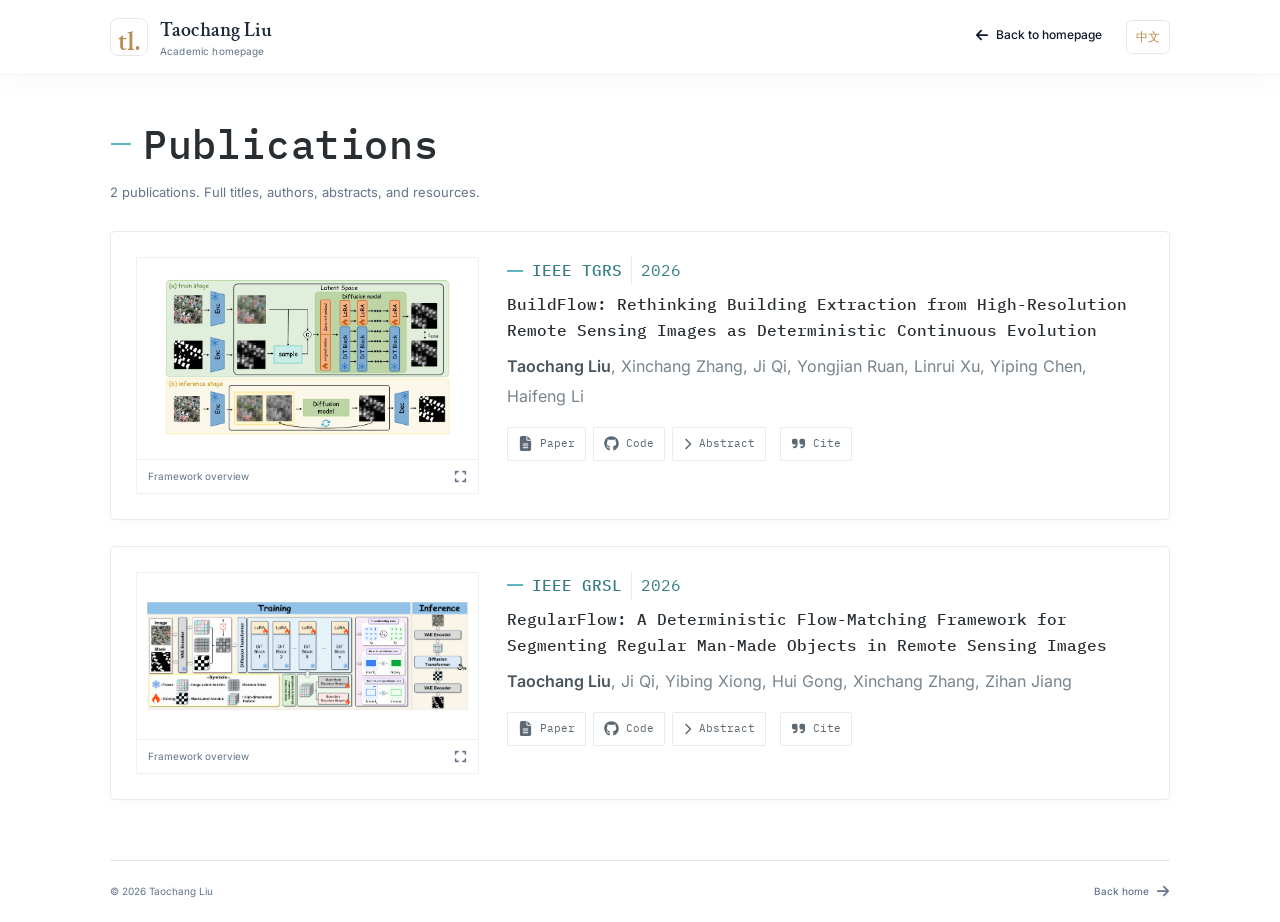
<file: publications.html>
<!DOCTYPE html>
<html lang="en">
<head>
    <meta charset="utf-8">
    <meta name="viewport" content="width=device-width, initial-scale=1">
    <meta name="description" content="Publications by Taochang Liu in generative modeling and remote sensing.">
    <meta name="theme-color" content="#fefffe">
    <title>Publications | Taochang Liu</title>
    <link rel="alternate" hreflang="en" href="publications.html">
    <link rel="alternate" hreflang="zh-CN" href="publications.zh.html">
    <link rel="icon" type="image/svg+xml" href="assets/favicon.svg">
    <link rel="stylesheet" href="fonts.css">
    <link rel="stylesheet" href="styles.css">
    <script src="script.js" defer></script>
</head>
<body class="archive-page">
    <!-- Font Awesome Free 6.4.0 by Fonticons, Inc. / CC BY 4.0: https://fontawesome.com/license/free / assets/icons/LICENSE.txt. -->
<svg class="icon-sprite" xmlns="http://www.w3.org/2000/svg" aria-hidden="true"><symbol id="icon-user" viewBox="0 0 448 512" fill="currentColor" stroke="none"><!--! Font Awesome Free 6.4.0 by @fontawesome - https://fontawesome.com License - https://fontawesome.com/license/free (Icons: CC BY 4.0, Fonts: SIL OFL 1.1, Code: MIT License) Copyright 2023 Fonticons, Inc. --><path d="M224 256A128 128 0 1 0 224 0a128 128 0 1 0 0 256zm-45.7 48C79.8 304 0 383.8 0 482.3C0 498.7 13.3 512 29.7 512H418.3c16.4 0 29.7-13.3 29.7-29.7C448 383.8 368.2 304 269.7 304H178.3z"/></symbol><symbol id="icon-lightbulb" viewBox="0 0 384 512" fill="currentColor" stroke="none"><!--! Font Awesome Free 6.4.0 by @fontawesome - https://fontawesome.com License - https://fontawesome.com/license/free (Icons: CC BY 4.0, Fonts: SIL OFL 1.1, Code: MIT License) Copyright 2023 Fonticons, Inc. --><path d="M272 384c9.6-31.9 29.5-59.1 49.2-86.2l0 0c5.2-7.1 10.4-14.2 15.4-21.4c19.8-28.5 31.4-63 31.4-100.3C368 78.8 289.2 0 192 0S16 78.8 16 176c0 37.3 11.6 71.9 31.4 100.3c5 7.2 10.2 14.3 15.4 21.4l0 0c19.8 27.1 39.7 54.4 49.2 86.2H272zM192 512c44.2 0 80-35.8 80-80V416H112v16c0 44.2 35.8 80 80 80zM112 176c0 8.8-7.2 16-16 16s-16-7.2-16-16c0-61.9 50.1-112 112-112c8.8 0 16 7.2 16 16s-7.2 16-16 16c-44.2 0-80 35.8-80 80z"/></symbol><symbol id="icon-news" viewBox="0 0 448 512" fill="currentColor" stroke="none"><!--! Font Awesome Free 6.4.0 by @fontawesome - https://fontawesome.com License - https://fontawesome.com/license/free (Icons: CC BY 4.0, Fonts: SIL OFL 1.1, Code: MIT License) Copyright 2023 Fonticons, Inc. --><path d="M159.3 5.4c7.8-7.3 19.9-7.2 27.7 .1c27.6 25.9 53.5 53.8 77.7 84c11-14.4 23.5-30.1 37-42.9c7.9-7.4 20.1-7.4 28 .1c34.6 33 63.9 76.6 84.5 118c20.3 40.8 33.8 82.5 33.8 111.9C448 404.2 348.2 512 224 512C98.4 512 0 404.1 0 276.5c0-38.4 17.8-85.3 45.4-131.7C73.3 97.7 112.7 48.6 159.3 5.4zM225.7 416c25.3 0 47.7-7 68.8-21c42.1-29.4 53.4-88.2 28.1-134.4c-4.5-9-16-9.6-22.5-2l-25.2 29.3c-6.6 7.6-18.5 7.4-24.7-.5c-16.5-21-46-58.5-62.8-79.8c-6.3-8-18.3-8.1-24.7-.1c-33.8 42.5-50.8 69.3-50.8 99.4C112 375.4 162.6 416 225.7 416z"/></symbol><symbol id="icon-book-open" viewBox="0 0 576 512" fill="currentColor" stroke="none"><!--! Font Awesome Free 6.4.0 by @fontawesome - https://fontawesome.com License - https://fontawesome.com/license/free (Icons: CC BY 4.0, Fonts: SIL OFL 1.1, Code: MIT License) Copyright 2023 Fonticons, Inc. --><path d="M249.6 471.5c10.8 3.8 22.4-4.1 22.4-15.5V78.6c0-4.2-1.6-8.4-5-11C247.4 52 202.4 32 144 32C93.5 32 46.3 45.3 18.1 56.1C6.8 60.5 0 71.7 0 83.8V454.1c0 11.9 12.8 20.2 24.1 16.5C55.6 460.1 105.5 448 144 448c33.9 0 79 14 105.6 23.5zm76.8 0C353 462 398.1 448 432 448c38.5 0 88.4 12.1 119.9 22.6c11.3 3.8 24.1-4.6 24.1-16.5V83.8c0-12.1-6.8-23.3-18.1-27.6C529.7 45.3 482.5 32 432 32c-58.4 0-103.4 20-123 35.6c-3.3 2.6-5 6.8-5 11V456c0 11.4 11.7 19.3 22.4 15.5z"/></symbol><symbol id="icon-graduate" viewBox="0 0 640 512" fill="currentColor" stroke="none"><!--! Font Awesome Free 6.4.0 by @fontawesome - https://fontawesome.com License - https://fontawesome.com/license/free (Icons: CC BY 4.0, Fonts: SIL OFL 1.1, Code: MIT License) Copyright 2023 Fonticons, Inc. --><path d="M320 32c-8.1 0-16.1 1.4-23.7 4.1L15.8 137.4C6.3 140.9 0 149.9 0 160s6.3 19.1 15.8 22.6l57.9 20.9C57.3 229.3 48 259.8 48 291.9v28.1c0 28.4-10.8 57.7-22.3 80.8c-6.5 13-13.9 25.8-22.5 37.6C0 442.7-.9 448.3 .9 453.4s6 8.9 11.2 10.2l64 16c4.2 1.1 8.7 .3 12.4-2s6.3-6.1 7.1-10.4c8.6-42.8 4.3-81.2-2.1-108.7C90.3 344.3 86 329.8 80 316.5V291.9c0-30.2 10.2-58.7 27.9-81.5c12.9-15.5 29.6-28 49.2-35.7l157-61.7c8.2-3.2 17.5 .8 20.7 9s-.8 17.5-9 20.7l-157 61.7c-12.4 4.9-23.3 12.4-32.2 21.6l159.6 57.6c7.6 2.7 15.6 4.1 23.7 4.1s16.1-1.4 23.7-4.1L624.2 182.6c9.5-3.4 15.8-12.5 15.8-22.6s-6.3-19.1-15.8-22.6L343.7 36.1C336.1 33.4 328.1 32 320 32zM128 408c0 35.3 86 72 192 72s192-36.7 192-72L496.7 262.6 354.5 314c-11.1 4-22.8 6-34.5 6s-23.5-2-34.5-6L143.3 262.6 128 408z"/></symbol><symbol id="icon-envelope" viewBox="0 0 512 512" fill="currentColor" stroke="none"><!--! Font Awesome Free 6.4.0 by @fontawesome - https://fontawesome.com License - https://fontawesome.com/license/free (Icons: CC BY 4.0, Fonts: SIL OFL 1.1, Code: MIT License) Copyright 2023 Fonticons, Inc. --><path d="M48 64C21.5 64 0 85.5 0 112c0 15.1 7.1 29.3 19.2 38.4L236.8 313.6c11.4 8.5 27 8.5 38.4 0L492.8 150.4c12.1-9.1 19.2-23.3 19.2-38.4c0-26.5-21.5-48-48-48H48zM0 176V384c0 35.3 28.7 64 64 64H448c35.3 0 64-28.7 64-64V176L294.4 339.2c-22.8 17.1-54 17.1-76.8 0L0 176z"/></symbol><symbol id="icon-location" viewBox="0 0 384 512" fill="currentColor" stroke="none"><!--! Font Awesome Free 6.4.0 by @fontawesome - https://fontawesome.com License - https://fontawesome.com/license/free (Icons: CC BY 4.0, Fonts: SIL OFL 1.1, Code: MIT License) Copyright 2023 Fonticons, Inc. --><path d="M215.7 499.2C267 435 384 279.4 384 192C384 86 298 0 192 0S0 86 0 192c0 87.4 117 243 168.3 307.2c12.3 15.3 35.1 15.3 47.4 0zM192 128a64 64 0 1 1 0 128 64 64 0 1 1 0-128z"/></symbol><symbol id="icon-calendar" viewBox="0 0 448 512" fill="currentColor" stroke="none"><!--! Font Awesome Free 6.4.0 by @fontawesome - https://fontawesome.com License - https://fontawesome.com/license/free (Icons: CC BY 4.0, Fonts: SIL OFL 1.1, Code: MIT License) Copyright 2023 Fonticons, Inc. --><path d="M128 0c17.7 0 32 14.3 32 32V64H288V32c0-17.7 14.3-32 32-32s32 14.3 32 32V64h48c26.5 0 48 21.5 48 48v48H0V112C0 85.5 21.5 64 48 64H96V32c0-17.7 14.3-32 32-32zM0 192H448V464c0 26.5-21.5 48-48 48H48c-26.5 0-48-21.5-48-48V192zm64 80v32c0 8.8 7.2 16 16 16h32c8.8 0 16-7.2 16-16V272c0-8.8-7.2-16-16-16H80c-8.8 0-16 7.2-16 16zm128 0v32c0 8.8 7.2 16 16 16h32c8.8 0 16-7.2 16-16V272c0-8.8-7.2-16-16-16H208c-8.8 0-16 7.2-16 16zm144-16c-8.8 0-16 7.2-16 16v32c0 8.8 7.2 16 16 16h32c8.8 0 16-7.2 16-16V272c0-8.8-7.2-16-16-16H336zM64 400v32c0 8.8 7.2 16 16 16h32c8.8 0 16-7.2 16-16V400c0-8.8-7.2-16-16-16H80c-8.8 0-16 7.2-16 16zm144-16c-8.8 0-16 7.2-16 16v32c0 8.8 7.2 16 16 16h32c8.8 0 16-7.2 16-16V400c0-8.8-7.2-16-16-16H208zm112 16v32c0 8.8 7.2 16 16 16h32c8.8 0 16-7.2 16-16V400c0-8.8-7.2-16-16-16H336c-8.8 0-16 7.2-16 16z"/></symbol><symbol id="icon-arrow" viewBox="0 0 448 512" fill="currentColor" stroke="none"><!--! Font Awesome Free 6.4.0 by @fontawesome - https://fontawesome.com License - https://fontawesome.com/license/free (Icons: CC BY 4.0, Fonts: SIL OFL 1.1, Code: MIT License) Copyright 2023 Fonticons, Inc. --><path d="M438.6 278.6c12.5-12.5 12.5-32.8 0-45.3l-160-160c-12.5-12.5-32.8-12.5-45.3 0s-12.5 32.8 0 45.3L338.8 224 32 224c-17.7 0-32 14.3-32 32s14.3 32 32 32l306.7 0L233.4 393.4c-12.5 12.5-12.5 32.8 0 45.3s32.8 12.5 45.3 0l160-160z"/></symbol><symbol id="icon-external" viewBox="0 0 512 512" fill="currentColor" stroke="none"><!--! Font Awesome Free 6.4.0 by @fontawesome - https://fontawesome.com License - https://fontawesome.com/license/free (Icons: CC BY 4.0, Fonts: SIL OFL 1.1, Code: MIT License) Copyright 2023 Fonticons, Inc. --><path d="M320 0c-17.7 0-32 14.3-32 32s14.3 32 32 32h82.7L201.4 265.4c-12.5 12.5-12.5 32.8 0 45.3s32.8 12.5 45.3 0L448 109.3V192c0 17.7 14.3 32 32 32s32-14.3 32-32V32c0-17.7-14.3-32-32-32H320zM80 32C35.8 32 0 67.8 0 112V432c0 44.2 35.8 80 80 80H400c44.2 0 80-35.8 80-80V320c0-17.7-14.3-32-32-32s-32 14.3-32 32V432c0 8.8-7.2 16-16 16H80c-8.8 0-16-7.2-16-16V112c0-8.8 7.2-16 16-16H192c17.7 0 32-14.3 32-32s-14.3-32-32-32H80z"/></symbol><symbol id="icon-south" viewBox="0 0 512 512" fill="currentColor" stroke="none"><!--! Font Awesome Free 6.4.0 by @fontawesome - https://fontawesome.com License - https://fontawesome.com/license/free (Icons: CC BY 4.0, Fonts: SIL OFL 1.1, Code: MIT License) Copyright 2023 Fonticons, Inc. --><path d="M233.4 406.6c12.5 12.5 32.8 12.5 45.3 0l192-192c12.5-12.5 12.5-32.8 0-45.3s-32.8-12.5-45.3 0L256 338.7 86.6 169.4c-12.5-12.5-32.8-12.5-45.3 0s-12.5 32.8 0 45.3l192 192z"/></symbol><symbol id="icon-north" viewBox="0 0 384 512" fill="currentColor" stroke="none"><!--! Font Awesome Free 6.4.0 by @fontawesome - https://fontawesome.com License - https://fontawesome.com/license/free (Icons: CC BY 4.0, Fonts: SIL OFL 1.1, Code: MIT License) Copyright 2023 Fonticons, Inc. --><path d="M214.6 41.4c-12.5-12.5-32.8-12.5-45.3 0l-160 160c-12.5 12.5-12.5 32.8 0 45.3s32.8 12.5 45.3 0L160 141.2V448c0 17.7 14.3 32 32 32s32-14.3 32-32V141.2L329.4 246.6c12.5 12.5 32.8 12.5 45.3 0s12.5-32.8 0-45.3l-160-160z"/></symbol><symbol id="icon-west" viewBox="0 0 448 512" fill="currentColor" stroke="none"><!--! Font Awesome Free 6.4.0 by @fontawesome - https://fontawesome.com License - https://fontawesome.com/license/free (Icons: CC BY 4.0, Fonts: SIL OFL 1.1, Code: MIT License) Copyright 2023 Fonticons, Inc. --><path d="M9.4 233.4c-12.5 12.5-12.5 32.8 0 45.3l160 160c12.5 12.5 32.8 12.5 45.3 0s12.5-32.8 0-45.3L109.2 288 416 288c17.7 0 32-14.3 32-32s-14.3-32-32-32l-306.7 0L214.6 118.6c12.5-12.5 12.5-32.8 0-45.3s-32.8-12.5-45.3 0l-160 160z"/></symbol><symbol id="icon-paper" viewBox="0 0 384 512" fill="currentColor" stroke="none"><!--! Font Awesome Free 6.4.0 by @fontawesome - https://fontawesome.com License - https://fontawesome.com/license/free (Icons: CC BY 4.0, Fonts: SIL OFL 1.1, Code: MIT License) Copyright 2023 Fonticons, Inc. --><path d="M64 0C28.7 0 0 28.7 0 64V448c0 35.3 28.7 64 64 64H320c35.3 0 64-28.7 64-64V160H256c-17.7 0-32-14.3-32-32V0H64zM256 0V128H384L256 0zM112 256H272c8.8 0 16 7.2 16 16s-7.2 16-16 16H112c-8.8 0-16-7.2-16-16s7.2-16 16-16zm0 64H272c8.8 0 16 7.2 16 16s-7.2 16-16 16H112c-8.8 0-16-7.2-16-16s7.2-16 16-16zm0 64H272c8.8 0 16 7.2 16 16s-7.2 16-16 16H112c-8.8 0-16-7.2-16-16s7.2-16 16-16z"/></symbol><symbol id="icon-link" viewBox="0 0 640 512" fill="currentColor" stroke="none"><!--! Font Awesome Free 6.4.0 by @fontawesome - https://fontawesome.com License - https://fontawesome.com/license/free (Icons: CC BY 4.0, Fonts: SIL OFL 1.1, Code: MIT License) Copyright 2023 Fonticons, Inc. --><path d="M579.8 267.7c56.5-56.5 56.5-148 0-204.5c-50-50-128.8-56.5-186.3-15.4l-1.6 1.1c-14.4 10.3-17.7 30.3-7.4 44.6s30.3 17.7 44.6 7.4l1.6-1.1c32.1-22.9 76-19.3 103.8 8.6c31.5 31.5 31.5 82.5 0 114L422.3 334.8c-31.5 31.5-82.5 31.5-114 0c-27.9-27.9-31.5-71.8-8.6-103.8l1.1-1.6c10.3-14.4 6.9-34.4-7.4-44.6s-34.4-6.9-44.6 7.4l-1.1 1.6C206.5 251.2 213 330 263 380c56.5 56.5 148 56.5 204.5 0L579.8 267.7zM60.2 244.3c-56.5 56.5-56.5 148 0 204.5c50 50 128.8 56.5 186.3 15.4l1.6-1.1c14.4-10.3 17.7-30.3 7.4-44.6s-30.3-17.7-44.6-7.4l-1.6 1.1c-32.1 22.9-76 19.3-103.8-8.6C74 372 74 321 105.5 289.5L217.7 177.2c31.5-31.5 82.5-31.5 114 0c27.9 27.9 31.5 71.8 8.6 103.9l-1.1 1.6c-10.3 14.4-6.9 34.4 7.4 44.6s34.4 6.9 44.6-7.4l1.1-1.6C433.5 260.8 427 182 377 132c-56.5-56.5-148-56.5-204.5 0L60.2 244.3z"/></symbol><symbol id="icon-quote" viewBox="0 0 448 512" fill="currentColor" stroke="none"><!--! Font Awesome Free 6.4.0 by @fontawesome - https://fontawesome.com License - https://fontawesome.com/license/free (Icons: CC BY 4.0, Fonts: SIL OFL 1.1, Code: MIT License) Copyright 2023 Fonticons, Inc. --><path d="M448 296c0 66.3-53.7 120-120 120h-8c-17.7 0-32-14.3-32-32s14.3-32 32-32h8c30.9 0 56-25.1 56-56v-8H320c-35.3 0-64-28.7-64-64V160c0-35.3 28.7-64 64-64h64c35.3 0 64 28.7 64 64v32 32 72zm-256 0c0 66.3-53.7 120-120 120H64c-17.7 0-32-14.3-32-32s14.3-32 32-32h8c30.9 0 56-25.1 56-56v-8H64c-35.3 0-64-28.7-64-64V160c0-35.3 28.7-64 64-64h64c35.3 0 64 28.7 64 64v32 32 72z"/></symbol><symbol id="icon-copy" viewBox="0 0 512 512" fill="currentColor" stroke="none"><!--! Font Awesome Free 6.4.0 by @fontawesome - https://fontawesome.com License - https://fontawesome.com/license/free (Icons: CC BY 4.0, Fonts: SIL OFL 1.1, Code: MIT License) Copyright 2023 Fonticons, Inc. --><path d="M272 0H396.1c12.7 0 24.9 5.1 33.9 14.1l67.9 67.9c9 9 14.1 21.2 14.1 33.9V336c0 26.5-21.5 48-48 48H272c-26.5 0-48-21.5-48-48V48c0-26.5 21.5-48 48-48zM48 128H192v64H64V448H256V416h64v48c0 26.5-21.5 48-48 48H48c-26.5 0-48-21.5-48-48V176c0-26.5 21.5-48 48-48z"/></symbol><symbol id="icon-expand" viewBox="0 0 448 512" fill="currentColor" stroke="none"><!--! Font Awesome Free 6.4.0 by @fontawesome - https://fontawesome.com License - https://fontawesome.com/license/free (Icons: CC BY 4.0, Fonts: SIL OFL 1.1, Code: MIT License) Copyright 2023 Fonticons, Inc. --><path d="M32 32C14.3 32 0 46.3 0 64v96c0 17.7 14.3 32 32 32s32-14.3 32-32V96h64c17.7 0 32-14.3 32-32s-14.3-32-32-32H32zM64 352c0-17.7-14.3-32-32-32s-32 14.3-32 32v96c0 17.7 14.3 32 32 32h96c17.7 0 32-14.3 32-32s-14.3-32-32-32H64V352zM320 32c-17.7 0-32 14.3-32 32s14.3 32 32 32h64v64c0 17.7 14.3 32 32 32s32-14.3 32-32V64c0-17.7-14.3-32-32-32H320zM448 352c0-17.7-14.3-32-32-32s-32 14.3-32 32v64H320c-17.7 0-32 14.3-32 32s14.3 32 32 32h96c17.7 0 32-14.3 32-32V352z"/></symbol><symbol id="icon-close" viewBox="0 0 384 512" fill="currentColor" stroke="none"><!--! Font Awesome Free 6.4.0 by @fontawesome - https://fontawesome.com License - https://fontawesome.com/license/free (Icons: CC BY 4.0, Fonts: SIL OFL 1.1, Code: MIT License) Copyright 2023 Fonticons, Inc. --><path d="M342.6 150.6c12.5-12.5 12.5-32.8 0-45.3s-32.8-12.5-45.3 0L192 210.7 86.6 105.4c-12.5-12.5-32.8-12.5-45.3 0s-12.5 32.8 0 45.3L146.7 256 41.4 361.4c-12.5 12.5-12.5 32.8 0 45.3s32.8 12.5 45.3 0L192 301.3 297.4 406.6c12.5 12.5 32.8 12.5 45.3 0s12.5-32.8 0-45.3L237.3 256 342.6 150.6z"/></symbol><symbol id="icon-star" viewBox="0 0 576 512" fill="currentColor" stroke="none"><!--! Font Awesome Free 6.4.0 by @fontawesome - https://fontawesome.com License - https://fontawesome.com/license/free (Icons: CC BY 4.0, Fonts: SIL OFL 1.1, Code: MIT License) Copyright 2023 Fonticons, Inc. --><path d="M316.9 18C311.6 7 300.4 0 288.1 0s-23.4 7-28.8 18L195 150.3 51.4 171.5c-12 1.8-22 10.2-25.7 21.7s-.7 24.2 7.9 32.7L137.8 329 113.2 474.7c-2 12 3 24.2 12.9 31.3s23 8 33.8 2.3l128.3-68.5 128.3 68.5c10.8 5.7 23.9 4.9 33.8-2.3s14.9-19.3 12.9-31.3L438.5 329 542.7 225.9c8.6-8.5 11.7-21.2 7.9-32.7s-13.7-19.9-25.7-21.7L381.2 150.3 316.9 18z"/></symbol><symbol id="icon-github" viewBox="0 0 496 512" fill="currentColor" stroke="none"><!--! Font Awesome Free 6.4.0 by @fontawesome - https://fontawesome.com License - https://fontawesome.com/license/free (Icons: CC BY 4.0, Fonts: SIL OFL 1.1, Code: MIT License) Copyright 2023 Fonticons, Inc. --><path d="M165.9 397.4c0 2-2.3 3.6-5.2 3.6-3.3.3-5.6-1.3-5.6-3.6 0-2 2.3-3.6 5.2-3.6 3-.3 5.6 1.3 5.6 3.6zm-31.1-4.5c-.7 2 1.3 4.3 4.3 4.9 2.6 1 5.6 0 6.2-2s-1.3-4.3-4.3-5.2c-2.6-.7-5.5.3-6.2 2.3zm44.2-1.7c-2.9.7-4.9 2.6-4.6 4.9.3 2 2.9 3.3 5.9 2.6 2.9-.7 4.9-2.6 4.6-4.6-.3-1.9-3-3.2-5.9-2.9zM244.8 8C106.1 8 0 113.3 0 252c0 110.9 69.8 205.8 169.5 239.2 12.8 2.3 17.3-5.6 17.3-12.1 0-6.2-.3-40.4-.3-61.4 0 0-70 15-84.7-29.8 0 0-11.4-29.1-27.8-36.6 0 0-22.9-15.7 1.6-15.4 0 0 24.9 2 38.6 25.8 21.9 38.6 58.6 27.5 72.9 20.9 2.3-16 8.8-27.1 16-33.7-55.9-6.2-112.3-14.3-112.3-110.5 0-27.5 7.6-41.3 23.6-58.9-2.6-6.5-11.1-33.3 2.6-67.9 20.9-6.5 69 27 69 27 20-5.6 41.5-8.5 62.8-8.5s42.8 2.9 62.8 8.5c0 0 48.1-33.6 69-27 13.7 34.7 5.2 61.4 2.6 67.9 16 17.7 25.8 31.5 25.8 58.9 0 96.5-58.9 104.2-114.8 110.5 9.2 7.9 17 22.9 17 46.4 0 33.7-.3 75.4-.3 83.6 0 6.5 4.6 14.4 17.3 12.1C428.2 457.8 496 362.9 496 252 496 113.3 383.5 8 244.8 8zM97.2 352.9c-1.3 1-1 3.3.7 5.2 1.6 1.6 3.9 2.3 5.2 1 1.3-1 1-3.3-.7-5.2-1.6-1.6-3.9-2.3-5.2-1zm-10.8-8.1c-.7 1.3.3 2.9 2.3 3.9 1.6 1 3.6.7 4.3-.7.7-1.3-.3-2.9-2.3-3.9-2-.6-3.6-.3-4.3.7zm32.4 35.6c-1.6 1.3-1 4.3 1.3 6.2 2.3 2.3 5.2 2.6 6.5 1 1.3-1.3.7-4.3-1.3-6.2-2.2-2.3-5.2-2.6-6.5-1zm-11.4-14.7c-1.6 1-1.6 3.6 0 5.9 1.6 2.3 4.3 3.3 5.6 2.3 1.6-1.3 1.6-3.9 0-6.2-1.4-2.3-4-3.3-5.6-2z"/></symbol><symbol id="icon-orcid" viewBox="0 0 512 512" fill="currentColor" stroke="none"><!--! Font Awesome Free 6.4.0 by @fontawesome - https://fontawesome.com License - https://fontawesome.com/license/free (Icons: CC BY 4.0, Fonts: SIL OFL 1.1, Code: MIT License) Copyright 2023 Fonticons, Inc. --><path d="M294.75 188.19h-45.92V342h47.47c67.62 0 83.12-51.34 83.12-76.91 0-41.64-26.54-76.9-84.67-76.9zM256 8C119 8 8 119 8 256s111 248 248 248 248-111 248-248S393 8 256 8zm-80.79 360.76h-29.84v-207.5h29.84zm-14.92-231.14a19.57 19.57 0 1 1 19.57-19.57 19.64 19.64 0 0 1-19.57 19.57zM300 369h-81V161.26h80.6c76.73 0 110.44 54.83 110.44 103.85C410 318.39 368.38 369 300 369z"/></symbol><symbol id="icon-chevron-right" viewBox="0 0 320 512" fill="currentColor" stroke="none"><!--! Font Awesome Free 6.4.0 by @fontawesome - https://fontawesome.com License - https://fontawesome.com/license/free (Icons: CC BY 4.0, Fonts: SIL OFL 1.1, Code: MIT License) Copyright 2023 Fonticons, Inc. --><path d="M310.6 233.4c12.5 12.5 12.5 32.8 0 45.3l-192 192c-12.5 12.5-32.8 12.5-45.3 0s-12.5-32.8 0-45.3L242.7 256 73.4 86.6c-12.5-12.5-12.5-32.8 0-45.3s32.8-12.5 45.3 0l192 192z"/></symbol></svg>
    <a class="skip-link" href="#main">Skip to content</a>
    <header class="site-header"><div class="container header-inner"><a class="brand" href="index.html"><span class="brand-mark" aria-hidden="true">tl.</span><span class="brand-name">Taochang Liu<span>Academic homepage</span></span></a><nav class="archive-nav" aria-label="Main navigation"><a class="text-link" href="index.html#publications"><svg aria-hidden="true"><use href="#icon-west"/></svg> Back to homepage</a></nav><a class="language-switch" href="publications.zh.html" hreflang="zh-CN" lang="zh-CN" aria-label="Switch to Chinese">中文</a></div></header>
    <main id="main" class="container archive-main"><div class="archive-heading"><h1 class="section-title publication-title"><span class="title-icon publication-marker" aria-hidden="true"></span>Publications</h1><p>2 publications. Full titles, authors, abstracts, and resources.</p></div><div class="publication-list"><article class="paper-card" aria-labelledby="title-buildflow2026"><div class="paper-layout"><figure class="paper-figure"><a class="figure-link" href="assets/publications/buildflow.png" target="_blank" rel="noopener noreferrer" aria-label="Open the full-resolution figure for BuildFlow: Rethinking Building Extraction from High-Resolution Remote Sensing Images as Deterministic Continuous Evolution"><img src="assets/publications/buildflow.png" alt="Overview of the BuildFlow deterministic conditional flow-matching framework for building extraction." width="1919" height="1080" loading="lazy" decoding="async"><span class="figure-zoom"><svg aria-hidden="true"><use href="#icon-expand"/></svg></span></a><figcaption>Framework overview <svg aria-hidden="true"><use href="#icon-expand"/></svg></figcaption></figure><div class="paper-content"><p class="paper-meta"><span>IEEE TGRS</span><span>2026</span></p><h3 class="paper-title" id="title-buildflow2026" lang="en"><a href="https://ieeexplore.ieee.org/document/11758603" target="_blank" rel="noopener noreferrer">BuildFlow: Rethinking Building Extraction from High-Resolution Remote Sensing Images as Deterministic Continuous Evolution</a></h3><p class="paper-authors" lang="en"><strong>Taochang Liu</strong>, Xinchang Zhang, Ji Qi, Yongjian Ruan, Linrui Xu, Yiping Chen, Haifeng Li</p><div class="paper-actions"><a class="paper-link" href="https://ieeexplore.ieee.org/document/11758603" target="_blank" rel="noopener noreferrer"><svg aria-hidden="true"><use href="#icon-paper"/></svg>Paper</a><a class="paper-link" href="https://github.com/qwerasdzxhjk/BuildFlow" target="_blank" rel="noopener noreferrer"><svg aria-hidden="true"><use href="#icon-github"/></svg>Code</a><details class="paper-abstract"><summary class="paper-link"><svg aria-hidden="true"><use href="#icon-chevron-right"/></svg>Abstract</summary><div class="abstract-body"><p>Extracting precise building contours from high-resolution remote sensing images (RSIs) is crucial for understanding urban complexity and economic development. Existing methods struggle to balance pixel-wise accuracy with geometric regularity, particularly under complex backgrounds and shadow occlusion. Revisiting this task via input-conditioned continuous transport, our empirical analysis reveals that the image-to-mask transformation is a staged process: texture suppression followed by boundary recovery, where spatial uncertainty progressively concentrates from global regions to local boundaries. Motivated by these observations, we propose BuildFlow, a deterministic conditional flow-matching framework for building extraction. BuildFlow learns an image-conditioned continuous velocity field in the latent space, progressively evolving the encoded input image toward the target mask via an ordinary differential equation (ODE). To adapt to the observed evolution stages and shifting uncertainty, BuildFlow incorporates three tailored designs. Anchor-based alignment establishes initial global structures during the early texture suppression phase. Source feature injection prevents late-stage semantic drift to resolve local boundary uncertainty and aid precise boundary recovery. Additionally, perturbation-resistant learning improves tolerance to trajectory deviations during deterministic integration. Experiments on WHU, WHU-Mix, and VHIR demonstrate that BuildFlow consistently improves pixel-domain boundary fidelity and polygon-level geometric quality while maintaining competitive region-level segmentation accuracy. On the public WHU benchmark, BuildFlow achieves relative improvements of 3.41% in B-IoU and 9.70% in Vertex F1 over the best competing result for each metric. These results show that modeling building extraction as a deterministic continuous evolution process under input conditioning is an effective way to improve contour quality in complex scenes. Code is available at https://github.com/qwerasdzxhjk/BuildFlow.</p></div></details><button class="paper-link citation-button" type="button" data-cite="buildflow2026" aria-haspopup="dialog" aria-controls="citation-dialog" hidden><svg aria-hidden="true"><use href="#icon-quote"/></svg>Cite</button></div></div></div></article>
<article class="paper-card" aria-labelledby="title-regularflow2026"><div class="paper-layout"><figure class="paper-figure"><a class="figure-link" href="assets/publications/regularflow.png" target="_blank" rel="noopener noreferrer" aria-label="Open the full-resolution figure for RegularFlow: A Deterministic Flow-Matching Framework for Segmenting Regular Man-Made Objects in Remote Sensing Images"><img src="assets/publications/regularflow.png" alt="Overview of the RegularFlow deterministic flow-matching framework and its body-boundary collaborative structural constraint." width="13253" height="4475" loading="lazy" decoding="async"><span class="figure-zoom"><svg aria-hidden="true"><use href="#icon-expand"/></svg></span></a><figcaption>Framework overview <svg aria-hidden="true"><use href="#icon-expand"/></svg></figcaption></figure><div class="paper-content"><p class="paper-meta"><span>IEEE GRSL</span><span>2026</span></p><h3 class="paper-title" id="title-regularflow2026" lang="en"><a href="https://doi.org/10.1109/LGRS.2026.3741864" target="_blank" rel="noopener noreferrer">RegularFlow: A Deterministic Flow-Matching Framework for Segmenting Regular Man-Made Objects in Remote Sensing Images</a></h3><p class="paper-authors" lang="en"><strong>Taochang Liu</strong>, Ji Qi, Yibing Xiong, Hui Gong, Xinchang Zhang, Zihan Jiang</p><div class="paper-actions"><a class="paper-link" href="https://ieeexplore.ieee.org/document/11733487" target="_blank" rel="noopener noreferrer"><svg aria-hidden="true"><use href="#icon-paper"/></svg>Paper</a><a class="paper-link" href="https://github.com/qwerasdzxhjk/RegularFlow" target="_blank" rel="noopener noreferrer"><svg aria-hidden="true"><use href="#icon-github"/></svg>Code</a><details class="paper-abstract"><summary class="paper-link"><svg aria-hidden="true"><use href="#icon-chevron-right"/></svg>Abstract</summary><div class="abstract-body"><p>Roads, buildings, and other regular man-made objects in high-resolution remote sensing images provide essential cues for urban spatial analysis and updates of fundamental geospatial information. However, existing semantic segmentation methods still struggle to preserve boundary regularity and morphological completeness in complex scenes. To address this problem, this paper proposes RegularFlow, a deterministic flow-matching framework for segmenting regular man-made objects in remote sensing images. RegularFlow models the transformation from a remote sensing image to the target mask as a deterministic transport process in latent space and uses a Diffusion Transformer to learn the conditional velocity field. It further introduces a body-boundary collaborative structural constraint, in which body and boundary structure branches guide feature evolution from the complementary perspectives of region completeness and contour regularity, thereby improving the ability of the model to capture the geometric morphology of regular man-made objects. Experiments on the DeepGlobe road dataset and the HaLoBuilding dataset for building extraction demonstrate that RegularFlow achieves the best BF1 on DeepGlobe, HaLo_H, and HaLo_L and competitive or best performance on the remaining metrics. Compared with the second-best method on each task, RegularFlow achieves relative BF1 improvements of 2.50%, 2.32%, and 3.05% on DeepGlobe, HaLo_H, and HaLo_L, respectively, and relative BIoU improvements of 5.10% and 1.75% on DeepGlobe and HaLo_H. Qualitative results further demonstrate that RegularFlow effectively preserves topological continuity and boundary regularity and exhibits strong cross-category adaptability. This study offers a deterministic generative modeling perspective for structured semantic segmentation of regular man-made objects in high-resolution remote sensing images. Code is available at https://github.com/qwerasdzxhjk/RegularFlow.</p></div></details><button class="paper-link citation-button" type="button" data-cite="regularflow2026" aria-haspopup="dialog" aria-controls="citation-dialog" hidden><svg aria-hidden="true"><use href="#icon-quote"/></svg>Cite</button></div></div></div></article></div></main>
    <footer class="site-footer container"><span>&copy; 2026 Taochang Liu</span><a class="text-link" href="index.html">Back home <svg aria-hidden="true"><use href="#icon-arrow"/></svg></a></footer>
    <dialog id="citation-dialog" class="citation-dialog" aria-labelledby="citation-title"><div class="dialog-header"><h2 id="citation-title">Citation</h2><form method="dialog"><button class="icon-button" aria-label="Close citation dialog"><svg aria-hidden="true"><use href="#icon-close"/></svg></button></form></div><p class="citation-note">BibTeX · Publication metadata</p><pre id="citation-text" lang="en"></pre><div class="dialog-actions"><button id="copy-citation" class="button button-primary" type="button"><svg aria-hidden="true"><use href="#icon-copy"/></svg>Copy BibTeX</button><a id="citation-doi" class="text-link" href="https://doi.org/10.1109/LGRS.2026.3741864" target="_blank" rel="noopener noreferrer" hidden>View DOI <svg aria-hidden="true"><use href="#icon-external"/></svg></a></div></dialog>
    <div id="toast" class="toast" role="status" aria-live="polite" hidden></div>
    <script id="citation-data" type="application/json">{"buildflow2026":{"bibtex":"@article{buildflow2026,\n  title = {{BuildFlow: Rethinking Building Extraction from High-Resolution Remote Sensing Images as Deterministic Continuous Evolution}},\n  author = {Taochang Liu and Xinchang Zhang and Ji Qi and Yongjian Ruan and Linrui Xu and Yiping Chen and Haifeng Li},\n  journal = {IEEE Transactions on Geoscience and Remote Sensing},\n  year = {2026},\n  doi = {10.1109/TGRS.2026.3748296},\n  url = {https://ieeexplore.ieee.org/document/11758603},\n}","doi":"https://doi.org/10.1109/TGRS.2026.3748296"},"regularflow2026":{"bibtex":"@article{regularflow2026,\n  title = {{RegularFlow: A Deterministic Flow-Matching Framework for Segmenting Regular Man-Made Objects in Remote Sensing Images}},\n  author = {Taochang Liu and Ji Qi and Yibing Xiong and Hui Gong and Xinchang Zhang and Zihan Jiang},\n  journal = {IEEE Geoscience and Remote Sensing Letters},\n  year = {2026},\n  doi = {10.1109/LGRS.2026.3741864},\n}","doi":"https://doi.org/10.1109/LGRS.2026.3741864"}}</script>
    <script id="ui-data" type="application/json">{"openNavigation":"Open navigation","closeNavigation":"Close navigation","emailCopied":"Email copied to clipboard.","emailCopyUnavailable":"Copy unavailable. Select the email address to copy it.","bibtexCopied":"BibTeX copied to clipboard.","bibtexCopyUnavailable":"Copy unavailable. Select the BibTeX text to copy it."}</script>
</body>
</html>
</file>
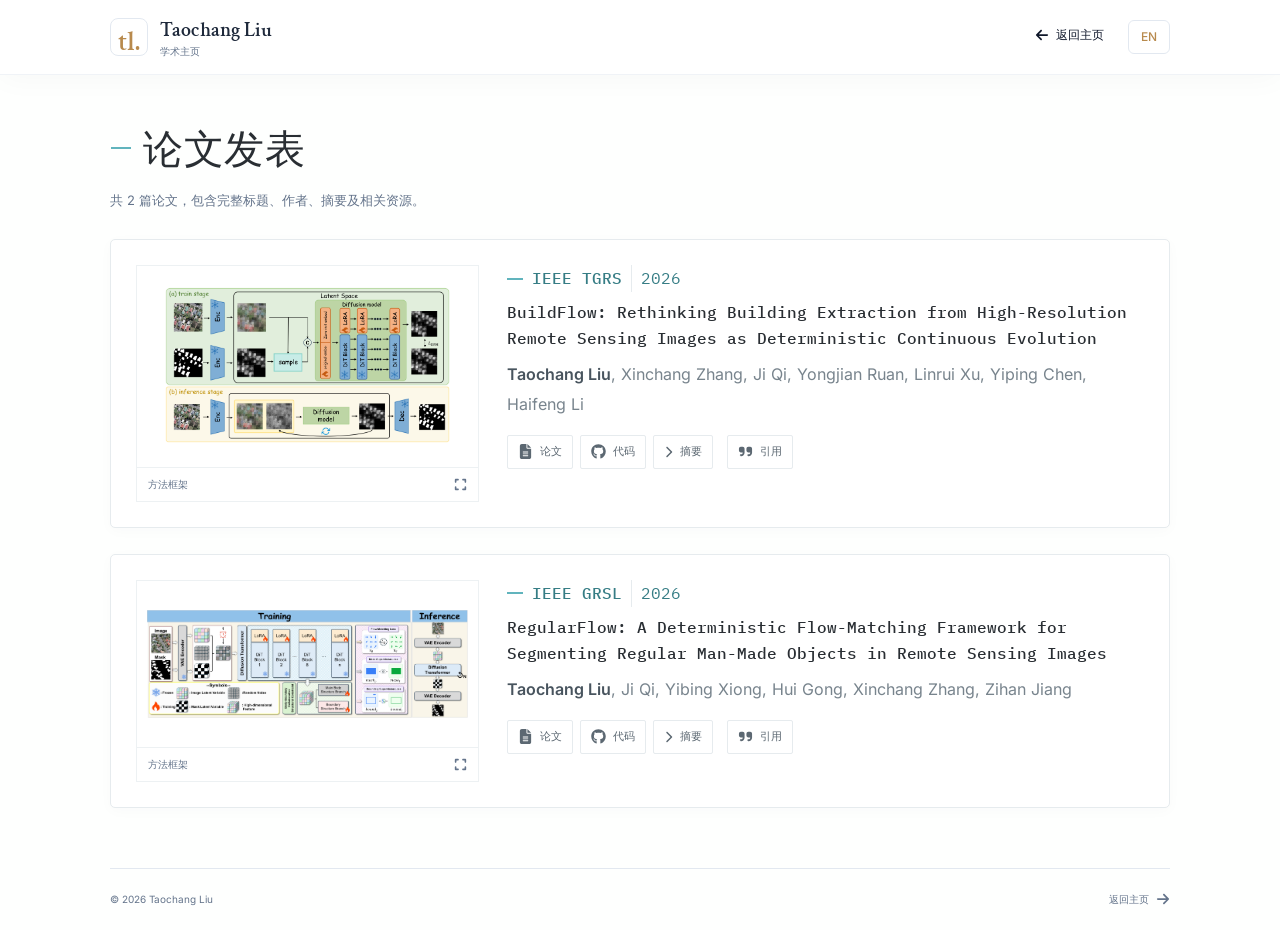
<file: publications.zh.html>
<!DOCTYPE html>
<html lang="zh-CN">
<head>
    <meta charset="utf-8">
    <meta name="viewport" content="width=device-width, initial-scale=1">
    <meta name="description" content="Taochang Liu 在生成式建模与遥感领域的论文成果。">
    <meta name="theme-color" content="#fefffe">
    <title>论文发表 | Taochang Liu</title>
    <link rel="alternate" hreflang="en" href="publications.html">
    <link rel="alternate" hreflang="zh-CN" href="publications.zh.html">
    <link rel="icon" type="image/svg+xml" href="assets/favicon.svg">
    <link rel="stylesheet" href="fonts.css">
    <link rel="stylesheet" href="styles.css">
    <script src="script.js" defer></script>
</head>
<body class="archive-page">
    <!-- Font Awesome Free 6.4.0 by Fonticons, Inc. / CC BY 4.0: https://fontawesome.com/license/free / assets/icons/LICENSE.txt. -->
<svg class="icon-sprite" xmlns="http://www.w3.org/2000/svg" aria-hidden="true"><symbol id="icon-user" viewBox="0 0 448 512" fill="currentColor" stroke="none"><!--! Font Awesome Free 6.4.0 by @fontawesome - https://fontawesome.com License - https://fontawesome.com/license/free (Icons: CC BY 4.0, Fonts: SIL OFL 1.1, Code: MIT License) Copyright 2023 Fonticons, Inc. --><path d="M224 256A128 128 0 1 0 224 0a128 128 0 1 0 0 256zm-45.7 48C79.8 304 0 383.8 0 482.3C0 498.7 13.3 512 29.7 512H418.3c16.4 0 29.7-13.3 29.7-29.7C448 383.8 368.2 304 269.7 304H178.3z"/></symbol><symbol id="icon-lightbulb" viewBox="0 0 384 512" fill="currentColor" stroke="none"><!--! Font Awesome Free 6.4.0 by @fontawesome - https://fontawesome.com License - https://fontawesome.com/license/free (Icons: CC BY 4.0, Fonts: SIL OFL 1.1, Code: MIT License) Copyright 2023 Fonticons, Inc. --><path d="M272 384c9.6-31.9 29.5-59.1 49.2-86.2l0 0c5.2-7.1 10.4-14.2 15.4-21.4c19.8-28.5 31.4-63 31.4-100.3C368 78.8 289.2 0 192 0S16 78.8 16 176c0 37.3 11.6 71.9 31.4 100.3c5 7.2 10.2 14.3 15.4 21.4l0 0c19.8 27.1 39.7 54.4 49.2 86.2H272zM192 512c44.2 0 80-35.8 80-80V416H112v16c0 44.2 35.8 80 80 80zM112 176c0 8.8-7.2 16-16 16s-16-7.2-16-16c0-61.9 50.1-112 112-112c8.8 0 16 7.2 16 16s-7.2 16-16 16c-44.2 0-80 35.8-80 80z"/></symbol><symbol id="icon-news" viewBox="0 0 448 512" fill="currentColor" stroke="none"><!--! Font Awesome Free 6.4.0 by @fontawesome - https://fontawesome.com License - https://fontawesome.com/license/free (Icons: CC BY 4.0, Fonts: SIL OFL 1.1, Code: MIT License) Copyright 2023 Fonticons, Inc. --><path d="M159.3 5.4c7.8-7.3 19.9-7.2 27.7 .1c27.6 25.9 53.5 53.8 77.7 84c11-14.4 23.5-30.1 37-42.9c7.9-7.4 20.1-7.4 28 .1c34.6 33 63.9 76.6 84.5 118c20.3 40.8 33.8 82.5 33.8 111.9C448 404.2 348.2 512 224 512C98.4 512 0 404.1 0 276.5c0-38.4 17.8-85.3 45.4-131.7C73.3 97.7 112.7 48.6 159.3 5.4zM225.7 416c25.3 0 47.7-7 68.8-21c42.1-29.4 53.4-88.2 28.1-134.4c-4.5-9-16-9.6-22.5-2l-25.2 29.3c-6.6 7.6-18.5 7.4-24.7-.5c-16.5-21-46-58.5-62.8-79.8c-6.3-8-18.3-8.1-24.7-.1c-33.8 42.5-50.8 69.3-50.8 99.4C112 375.4 162.6 416 225.7 416z"/></symbol><symbol id="icon-book-open" viewBox="0 0 576 512" fill="currentColor" stroke="none"><!--! Font Awesome Free 6.4.0 by @fontawesome - https://fontawesome.com License - https://fontawesome.com/license/free (Icons: CC BY 4.0, Fonts: SIL OFL 1.1, Code: MIT License) Copyright 2023 Fonticons, Inc. --><path d="M249.6 471.5c10.8 3.8 22.4-4.1 22.4-15.5V78.6c0-4.2-1.6-8.4-5-11C247.4 52 202.4 32 144 32C93.5 32 46.3 45.3 18.1 56.1C6.8 60.5 0 71.7 0 83.8V454.1c0 11.9 12.8 20.2 24.1 16.5C55.6 460.1 105.5 448 144 448c33.9 0 79 14 105.6 23.5zm76.8 0C353 462 398.1 448 432 448c38.5 0 88.4 12.1 119.9 22.6c11.3 3.8 24.1-4.6 24.1-16.5V83.8c0-12.1-6.8-23.3-18.1-27.6C529.7 45.3 482.5 32 432 32c-58.4 0-103.4 20-123 35.6c-3.3 2.6-5 6.8-5 11V456c0 11.4 11.7 19.3 22.4 15.5z"/></symbol><symbol id="icon-graduate" viewBox="0 0 640 512" fill="currentColor" stroke="none"><!--! Font Awesome Free 6.4.0 by @fontawesome - https://fontawesome.com License - https://fontawesome.com/license/free (Icons: CC BY 4.0, Fonts: SIL OFL 1.1, Code: MIT License) Copyright 2023 Fonticons, Inc. --><path d="M320 32c-8.1 0-16.1 1.4-23.7 4.1L15.8 137.4C6.3 140.9 0 149.9 0 160s6.3 19.1 15.8 22.6l57.9 20.9C57.3 229.3 48 259.8 48 291.9v28.1c0 28.4-10.8 57.7-22.3 80.8c-6.5 13-13.9 25.8-22.5 37.6C0 442.7-.9 448.3 .9 453.4s6 8.9 11.2 10.2l64 16c4.2 1.1 8.7 .3 12.4-2s6.3-6.1 7.1-10.4c8.6-42.8 4.3-81.2-2.1-108.7C90.3 344.3 86 329.8 80 316.5V291.9c0-30.2 10.2-58.7 27.9-81.5c12.9-15.5 29.6-28 49.2-35.7l157-61.7c8.2-3.2 17.5 .8 20.7 9s-.8 17.5-9 20.7l-157 61.7c-12.4 4.9-23.3 12.4-32.2 21.6l159.6 57.6c7.6 2.7 15.6 4.1 23.7 4.1s16.1-1.4 23.7-4.1L624.2 182.6c9.5-3.4 15.8-12.5 15.8-22.6s-6.3-19.1-15.8-22.6L343.7 36.1C336.1 33.4 328.1 32 320 32zM128 408c0 35.3 86 72 192 72s192-36.7 192-72L496.7 262.6 354.5 314c-11.1 4-22.8 6-34.5 6s-23.5-2-34.5-6L143.3 262.6 128 408z"/></symbol><symbol id="icon-envelope" viewBox="0 0 512 512" fill="currentColor" stroke="none"><!--! Font Awesome Free 6.4.0 by @fontawesome - https://fontawesome.com License - https://fontawesome.com/license/free (Icons: CC BY 4.0, Fonts: SIL OFL 1.1, Code: MIT License) Copyright 2023 Fonticons, Inc. --><path d="M48 64C21.5 64 0 85.5 0 112c0 15.1 7.1 29.3 19.2 38.4L236.8 313.6c11.4 8.5 27 8.5 38.4 0L492.8 150.4c12.1-9.1 19.2-23.3 19.2-38.4c0-26.5-21.5-48-48-48H48zM0 176V384c0 35.3 28.7 64 64 64H448c35.3 0 64-28.7 64-64V176L294.4 339.2c-22.8 17.1-54 17.1-76.8 0L0 176z"/></symbol><symbol id="icon-location" viewBox="0 0 384 512" fill="currentColor" stroke="none"><!--! Font Awesome Free 6.4.0 by @fontawesome - https://fontawesome.com License - https://fontawesome.com/license/free (Icons: CC BY 4.0, Fonts: SIL OFL 1.1, Code: MIT License) Copyright 2023 Fonticons, Inc. --><path d="M215.7 499.2C267 435 384 279.4 384 192C384 86 298 0 192 0S0 86 0 192c0 87.4 117 243 168.3 307.2c12.3 15.3 35.1 15.3 47.4 0zM192 128a64 64 0 1 1 0 128 64 64 0 1 1 0-128z"/></symbol><symbol id="icon-calendar" viewBox="0 0 448 512" fill="currentColor" stroke="none"><!--! Font Awesome Free 6.4.0 by @fontawesome - https://fontawesome.com License - https://fontawesome.com/license/free (Icons: CC BY 4.0, Fonts: SIL OFL 1.1, Code: MIT License) Copyright 2023 Fonticons, Inc. --><path d="M128 0c17.7 0 32 14.3 32 32V64H288V32c0-17.7 14.3-32 32-32s32 14.3 32 32V64h48c26.5 0 48 21.5 48 48v48H0V112C0 85.5 21.5 64 48 64H96V32c0-17.7 14.3-32 32-32zM0 192H448V464c0 26.5-21.5 48-48 48H48c-26.5 0-48-21.5-48-48V192zm64 80v32c0 8.8 7.2 16 16 16h32c8.8 0 16-7.2 16-16V272c0-8.8-7.2-16-16-16H80c-8.8 0-16 7.2-16 16zm128 0v32c0 8.8 7.2 16 16 16h32c8.8 0 16-7.2 16-16V272c0-8.8-7.2-16-16-16H208c-8.8 0-16 7.2-16 16zm144-16c-8.8 0-16 7.2-16 16v32c0 8.8 7.2 16 16 16h32c8.8 0 16-7.2 16-16V272c0-8.8-7.2-16-16-16H336zM64 400v32c0 8.8 7.2 16 16 16h32c8.8 0 16-7.2 16-16V400c0-8.8-7.2-16-16-16H80c-8.8 0-16 7.2-16 16zm144-16c-8.8 0-16 7.2-16 16v32c0 8.8 7.2 16 16 16h32c8.8 0 16-7.2 16-16V400c0-8.8-7.2-16-16-16H208zm112 16v32c0 8.8 7.2 16 16 16h32c8.8 0 16-7.2 16-16V400c0-8.8-7.2-16-16-16H336c-8.8 0-16 7.2-16 16z"/></symbol><symbol id="icon-arrow" viewBox="0 0 448 512" fill="currentColor" stroke="none"><!--! Font Awesome Free 6.4.0 by @fontawesome - https://fontawesome.com License - https://fontawesome.com/license/free (Icons: CC BY 4.0, Fonts: SIL OFL 1.1, Code: MIT License) Copyright 2023 Fonticons, Inc. --><path d="M438.6 278.6c12.5-12.5 12.5-32.8 0-45.3l-160-160c-12.5-12.5-32.8-12.5-45.3 0s-12.5 32.8 0 45.3L338.8 224 32 224c-17.7 0-32 14.3-32 32s14.3 32 32 32l306.7 0L233.4 393.4c-12.5 12.5-12.5 32.8 0 45.3s32.8 12.5 45.3 0l160-160z"/></symbol><symbol id="icon-external" viewBox="0 0 512 512" fill="currentColor" stroke="none"><!--! Font Awesome Free 6.4.0 by @fontawesome - https://fontawesome.com License - https://fontawesome.com/license/free (Icons: CC BY 4.0, Fonts: SIL OFL 1.1, Code: MIT License) Copyright 2023 Fonticons, Inc. --><path d="M320 0c-17.7 0-32 14.3-32 32s14.3 32 32 32h82.7L201.4 265.4c-12.5 12.5-12.5 32.8 0 45.3s32.8 12.5 45.3 0L448 109.3V192c0 17.7 14.3 32 32 32s32-14.3 32-32V32c0-17.7-14.3-32-32-32H320zM80 32C35.8 32 0 67.8 0 112V432c0 44.2 35.8 80 80 80H400c44.2 0 80-35.8 80-80V320c0-17.7-14.3-32-32-32s-32 14.3-32 32V432c0 8.8-7.2 16-16 16H80c-8.8 0-16-7.2-16-16V112c0-8.8 7.2-16 16-16H192c17.7 0 32-14.3 32-32s-14.3-32-32-32H80z"/></symbol><symbol id="icon-south" viewBox="0 0 512 512" fill="currentColor" stroke="none"><!--! Font Awesome Free 6.4.0 by @fontawesome - https://fontawesome.com License - https://fontawesome.com/license/free (Icons: CC BY 4.0, Fonts: SIL OFL 1.1, Code: MIT License) Copyright 2023 Fonticons, Inc. --><path d="M233.4 406.6c12.5 12.5 32.8 12.5 45.3 0l192-192c12.5-12.5 12.5-32.8 0-45.3s-32.8-12.5-45.3 0L256 338.7 86.6 169.4c-12.5-12.5-32.8-12.5-45.3 0s-12.5 32.8 0 45.3l192 192z"/></symbol><symbol id="icon-north" viewBox="0 0 384 512" fill="currentColor" stroke="none"><!--! Font Awesome Free 6.4.0 by @fontawesome - https://fontawesome.com License - https://fontawesome.com/license/free (Icons: CC BY 4.0, Fonts: SIL OFL 1.1, Code: MIT License) Copyright 2023 Fonticons, Inc. --><path d="M214.6 41.4c-12.5-12.5-32.8-12.5-45.3 0l-160 160c-12.5 12.5-12.5 32.8 0 45.3s32.8 12.5 45.3 0L160 141.2V448c0 17.7 14.3 32 32 32s32-14.3 32-32V141.2L329.4 246.6c12.5 12.5 32.8 12.5 45.3 0s12.5-32.8 0-45.3l-160-160z"/></symbol><symbol id="icon-west" viewBox="0 0 448 512" fill="currentColor" stroke="none"><!--! Font Awesome Free 6.4.0 by @fontawesome - https://fontawesome.com License - https://fontawesome.com/license/free (Icons: CC BY 4.0, Fonts: SIL OFL 1.1, Code: MIT License) Copyright 2023 Fonticons, Inc. --><path d="M9.4 233.4c-12.5 12.5-12.5 32.8 0 45.3l160 160c12.5 12.5 32.8 12.5 45.3 0s12.5-32.8 0-45.3L109.2 288 416 288c17.7 0 32-14.3 32-32s-14.3-32-32-32l-306.7 0L214.6 118.6c12.5-12.5 12.5-32.8 0-45.3s-32.8-12.5-45.3 0l-160 160z"/></symbol><symbol id="icon-paper" viewBox="0 0 384 512" fill="currentColor" stroke="none"><!--! Font Awesome Free 6.4.0 by @fontawesome - https://fontawesome.com License - https://fontawesome.com/license/free (Icons: CC BY 4.0, Fonts: SIL OFL 1.1, Code: MIT License) Copyright 2023 Fonticons, Inc. --><path d="M64 0C28.7 0 0 28.7 0 64V448c0 35.3 28.7 64 64 64H320c35.3 0 64-28.7 64-64V160H256c-17.7 0-32-14.3-32-32V0H64zM256 0V128H384L256 0zM112 256H272c8.8 0 16 7.2 16 16s-7.2 16-16 16H112c-8.8 0-16-7.2-16-16s7.2-16 16-16zm0 64H272c8.8 0 16 7.2 16 16s-7.2 16-16 16H112c-8.8 0-16-7.2-16-16s7.2-16 16-16zm0 64H272c8.8 0 16 7.2 16 16s-7.2 16-16 16H112c-8.8 0-16-7.2-16-16s7.2-16 16-16z"/></symbol><symbol id="icon-link" viewBox="0 0 640 512" fill="currentColor" stroke="none"><!--! Font Awesome Free 6.4.0 by @fontawesome - https://fontawesome.com License - https://fontawesome.com/license/free (Icons: CC BY 4.0, Fonts: SIL OFL 1.1, Code: MIT License) Copyright 2023 Fonticons, Inc. --><path d="M579.8 267.7c56.5-56.5 56.5-148 0-204.5c-50-50-128.8-56.5-186.3-15.4l-1.6 1.1c-14.4 10.3-17.7 30.3-7.4 44.6s30.3 17.7 44.6 7.4l1.6-1.1c32.1-22.9 76-19.3 103.8 8.6c31.5 31.5 31.5 82.5 0 114L422.3 334.8c-31.5 31.5-82.5 31.5-114 0c-27.9-27.9-31.5-71.8-8.6-103.8l1.1-1.6c10.3-14.4 6.9-34.4-7.4-44.6s-34.4-6.9-44.6 7.4l-1.1 1.6C206.5 251.2 213 330 263 380c56.5 56.5 148 56.5 204.5 0L579.8 267.7zM60.2 244.3c-56.5 56.5-56.5 148 0 204.5c50 50 128.8 56.5 186.3 15.4l1.6-1.1c14.4-10.3 17.7-30.3 7.4-44.6s-30.3-17.7-44.6-7.4l-1.6 1.1c-32.1 22.9-76 19.3-103.8-8.6C74 372 74 321 105.5 289.5L217.7 177.2c31.5-31.5 82.5-31.5 114 0c27.9 27.9 31.5 71.8 8.6 103.9l-1.1 1.6c-10.3 14.4-6.9 34.4 7.4 44.6s34.4 6.9 44.6-7.4l1.1-1.6C433.5 260.8 427 182 377 132c-56.5-56.5-148-56.5-204.5 0L60.2 244.3z"/></symbol><symbol id="icon-quote" viewBox="0 0 448 512" fill="currentColor" stroke="none"><!--! Font Awesome Free 6.4.0 by @fontawesome - https://fontawesome.com License - https://fontawesome.com/license/free (Icons: CC BY 4.0, Fonts: SIL OFL 1.1, Code: MIT License) Copyright 2023 Fonticons, Inc. --><path d="M448 296c0 66.3-53.7 120-120 120h-8c-17.7 0-32-14.3-32-32s14.3-32 32-32h8c30.9 0 56-25.1 56-56v-8H320c-35.3 0-64-28.7-64-64V160c0-35.3 28.7-64 64-64h64c35.3 0 64 28.7 64 64v32 32 72zm-256 0c0 66.3-53.7 120-120 120H64c-17.7 0-32-14.3-32-32s14.3-32 32-32h8c30.9 0 56-25.1 56-56v-8H64c-35.3 0-64-28.7-64-64V160c0-35.3 28.7-64 64-64h64c35.3 0 64 28.7 64 64v32 32 72z"/></symbol><symbol id="icon-copy" viewBox="0 0 512 512" fill="currentColor" stroke="none"><!--! Font Awesome Free 6.4.0 by @fontawesome - https://fontawesome.com License - https://fontawesome.com/license/free (Icons: CC BY 4.0, Fonts: SIL OFL 1.1, Code: MIT License) Copyright 2023 Fonticons, Inc. --><path d="M272 0H396.1c12.7 0 24.9 5.1 33.9 14.1l67.9 67.9c9 9 14.1 21.2 14.1 33.9V336c0 26.5-21.5 48-48 48H272c-26.5 0-48-21.5-48-48V48c0-26.5 21.5-48 48-48zM48 128H192v64H64V448H256V416h64v48c0 26.5-21.5 48-48 48H48c-26.5 0-48-21.5-48-48V176c0-26.5 21.5-48 48-48z"/></symbol><symbol id="icon-expand" viewBox="0 0 448 512" fill="currentColor" stroke="none"><!--! Font Awesome Free 6.4.0 by @fontawesome - https://fontawesome.com License - https://fontawesome.com/license/free (Icons: CC BY 4.0, Fonts: SIL OFL 1.1, Code: MIT License) Copyright 2023 Fonticons, Inc. --><path d="M32 32C14.3 32 0 46.3 0 64v96c0 17.7 14.3 32 32 32s32-14.3 32-32V96h64c17.7 0 32-14.3 32-32s-14.3-32-32-32H32zM64 352c0-17.7-14.3-32-32-32s-32 14.3-32 32v96c0 17.7 14.3 32 32 32h96c17.7 0 32-14.3 32-32s-14.3-32-32-32H64V352zM320 32c-17.7 0-32 14.3-32 32s14.3 32 32 32h64v64c0 17.7 14.3 32 32 32s32-14.3 32-32V64c0-17.7-14.3-32-32-32H320zM448 352c0-17.7-14.3-32-32-32s-32 14.3-32 32v64H320c-17.7 0-32 14.3-32 32s14.3 32 32 32h96c17.7 0 32-14.3 32-32V352z"/></symbol><symbol id="icon-close" viewBox="0 0 384 512" fill="currentColor" stroke="none"><!--! Font Awesome Free 6.4.0 by @fontawesome - https://fontawesome.com License - https://fontawesome.com/license/free (Icons: CC BY 4.0, Fonts: SIL OFL 1.1, Code: MIT License) Copyright 2023 Fonticons, Inc. --><path d="M342.6 150.6c12.5-12.5 12.5-32.8 0-45.3s-32.8-12.5-45.3 0L192 210.7 86.6 105.4c-12.5-12.5-32.8-12.5-45.3 0s-12.5 32.8 0 45.3L146.7 256 41.4 361.4c-12.5 12.5-12.5 32.8 0 45.3s32.8 12.5 45.3 0L192 301.3 297.4 406.6c12.5 12.5 32.8 12.5 45.3 0s12.5-32.8 0-45.3L237.3 256 342.6 150.6z"/></symbol><symbol id="icon-star" viewBox="0 0 576 512" fill="currentColor" stroke="none"><!--! Font Awesome Free 6.4.0 by @fontawesome - https://fontawesome.com License - https://fontawesome.com/license/free (Icons: CC BY 4.0, Fonts: SIL OFL 1.1, Code: MIT License) Copyright 2023 Fonticons, Inc. --><path d="M316.9 18C311.6 7 300.4 0 288.1 0s-23.4 7-28.8 18L195 150.3 51.4 171.5c-12 1.8-22 10.2-25.7 21.7s-.7 24.2 7.9 32.7L137.8 329 113.2 474.7c-2 12 3 24.2 12.9 31.3s23 8 33.8 2.3l128.3-68.5 128.3 68.5c10.8 5.7 23.9 4.9 33.8-2.3s14.9-19.3 12.9-31.3L438.5 329 542.7 225.9c8.6-8.5 11.7-21.2 7.9-32.7s-13.7-19.9-25.7-21.7L381.2 150.3 316.9 18z"/></symbol><symbol id="icon-github" viewBox="0 0 496 512" fill="currentColor" stroke="none"><!--! Font Awesome Free 6.4.0 by @fontawesome - https://fontawesome.com License - https://fontawesome.com/license/free (Icons: CC BY 4.0, Fonts: SIL OFL 1.1, Code: MIT License) Copyright 2023 Fonticons, Inc. --><path d="M165.9 397.4c0 2-2.3 3.6-5.2 3.6-3.3.3-5.6-1.3-5.6-3.6 0-2 2.3-3.6 5.2-3.6 3-.3 5.6 1.3 5.6 3.6zm-31.1-4.5c-.7 2 1.3 4.3 4.3 4.9 2.6 1 5.6 0 6.2-2s-1.3-4.3-4.3-5.2c-2.6-.7-5.5.3-6.2 2.3zm44.2-1.7c-2.9.7-4.9 2.6-4.6 4.9.3 2 2.9 3.3 5.9 2.6 2.9-.7 4.9-2.6 4.6-4.6-.3-1.9-3-3.2-5.9-2.9zM244.8 8C106.1 8 0 113.3 0 252c0 110.9 69.8 205.8 169.5 239.2 12.8 2.3 17.3-5.6 17.3-12.1 0-6.2-.3-40.4-.3-61.4 0 0-70 15-84.7-29.8 0 0-11.4-29.1-27.8-36.6 0 0-22.9-15.7 1.6-15.4 0 0 24.9 2 38.6 25.8 21.9 38.6 58.6 27.5 72.9 20.9 2.3-16 8.8-27.1 16-33.7-55.9-6.2-112.3-14.3-112.3-110.5 0-27.5 7.6-41.3 23.6-58.9-2.6-6.5-11.1-33.3 2.6-67.9 20.9-6.5 69 27 69 27 20-5.6 41.5-8.5 62.8-8.5s42.8 2.9 62.8 8.5c0 0 48.1-33.6 69-27 13.7 34.7 5.2 61.4 2.6 67.9 16 17.7 25.8 31.5 25.8 58.9 0 96.5-58.9 104.2-114.8 110.5 9.2 7.9 17 22.9 17 46.4 0 33.7-.3 75.4-.3 83.6 0 6.5 4.6 14.4 17.3 12.1C428.2 457.8 496 362.9 496 252 496 113.3 383.5 8 244.8 8zM97.2 352.9c-1.3 1-1 3.3.7 5.2 1.6 1.6 3.9 2.3 5.2 1 1.3-1 1-3.3-.7-5.2-1.6-1.6-3.9-2.3-5.2-1zm-10.8-8.1c-.7 1.3.3 2.9 2.3 3.9 1.6 1 3.6.7 4.3-.7.7-1.3-.3-2.9-2.3-3.9-2-.6-3.6-.3-4.3.7zm32.4 35.6c-1.6 1.3-1 4.3 1.3 6.2 2.3 2.3 5.2 2.6 6.5 1 1.3-1.3.7-4.3-1.3-6.2-2.2-2.3-5.2-2.6-6.5-1zm-11.4-14.7c-1.6 1-1.6 3.6 0 5.9 1.6 2.3 4.3 3.3 5.6 2.3 1.6-1.3 1.6-3.9 0-6.2-1.4-2.3-4-3.3-5.6-2z"/></symbol><symbol id="icon-orcid" viewBox="0 0 512 512" fill="currentColor" stroke="none"><!--! Font Awesome Free 6.4.0 by @fontawesome - https://fontawesome.com License - https://fontawesome.com/license/free (Icons: CC BY 4.0, Fonts: SIL OFL 1.1, Code: MIT License) Copyright 2023 Fonticons, Inc. --><path d="M294.75 188.19h-45.92V342h47.47c67.62 0 83.12-51.34 83.12-76.91 0-41.64-26.54-76.9-84.67-76.9zM256 8C119 8 8 119 8 256s111 248 248 248 248-111 248-248S393 8 256 8zm-80.79 360.76h-29.84v-207.5h29.84zm-14.92-231.14a19.57 19.57 0 1 1 19.57-19.57 19.64 19.64 0 0 1-19.57 19.57zM300 369h-81V161.26h80.6c76.73 0 110.44 54.83 110.44 103.85C410 318.39 368.38 369 300 369z"/></symbol><symbol id="icon-chevron-right" viewBox="0 0 320 512" fill="currentColor" stroke="none"><!--! Font Awesome Free 6.4.0 by @fontawesome - https://fontawesome.com License - https://fontawesome.com/license/free (Icons: CC BY 4.0, Fonts: SIL OFL 1.1, Code: MIT License) Copyright 2023 Fonticons, Inc. --><path d="M310.6 233.4c12.5 12.5 12.5 32.8 0 45.3l-192 192c-12.5 12.5-32.8 12.5-45.3 0s-12.5-32.8 0-45.3L242.7 256 73.4 86.6c-12.5-12.5-12.5-32.8 0-45.3s32.8-12.5 45.3 0l192 192z"/></symbol></svg>
    <a class="skip-link" href="#main">跳转到正文</a>
    <header class="site-header"><div class="container header-inner"><a class="brand" href="index.zh.html"><span class="brand-mark" aria-hidden="true">tl.</span><span class="brand-name">Taochang Liu<span>学术主页</span></span></a><nav class="archive-nav" aria-label="主导航"><a class="text-link" href="index.zh.html#publications"><svg aria-hidden="true"><use href="#icon-west"/></svg> 返回主页</a></nav><a class="language-switch" href="publications.html" hreflang="en" lang="en" aria-label="切换到英文版">EN</a></div></header>
    <main id="main" class="container archive-main"><div class="archive-heading"><h1 class="section-title publication-title"><span class="title-icon publication-marker" aria-hidden="true"></span>论文发表</h1><p>共 2 篇论文，包含完整标题、作者、摘要及相关资源。</p></div><div class="publication-list"><article class="paper-card" aria-labelledby="title-buildflow2026"><div class="paper-layout"><figure class="paper-figure"><a class="figure-link" href="assets/publications/buildflow.png" target="_blank" rel="noopener noreferrer" aria-label="查看论文 BuildFlow: Rethinking Building Extraction from High-Resolution Remote Sensing Images as Deterministic Continuous Evolution 的高清框架图"><img src="assets/publications/buildflow.png" alt="BuildFlow 面向建筑提取的确定性条件流匹配框架示意图。" width="1919" height="1080" loading="lazy" decoding="async"><span class="figure-zoom"><svg aria-hidden="true"><use href="#icon-expand"/></svg></span></a><figcaption>方法框架 <svg aria-hidden="true"><use href="#icon-expand"/></svg></figcaption></figure><div class="paper-content"><p class="paper-meta"><span>IEEE TGRS</span><span>2026</span></p><h3 class="paper-title" id="title-buildflow2026" lang="en"><a href="https://ieeexplore.ieee.org/document/11758603" target="_blank" rel="noopener noreferrer">BuildFlow: Rethinking Building Extraction from High-Resolution Remote Sensing Images as Deterministic Continuous Evolution</a></h3><p class="paper-authors" lang="en"><strong>Taochang Liu</strong>, Xinchang Zhang, Ji Qi, Yongjian Ruan, Linrui Xu, Yiping Chen, Haifeng Li</p><div class="paper-actions"><a class="paper-link" href="https://ieeexplore.ieee.org/document/11758603" target="_blank" rel="noopener noreferrer"><svg aria-hidden="true"><use href="#icon-paper"/></svg>论文</a><a class="paper-link" href="https://github.com/qwerasdzxhjk/BuildFlow" target="_blank" rel="noopener noreferrer"><svg aria-hidden="true"><use href="#icon-github"/></svg>代码</a><details class="paper-abstract"><summary class="paper-link"><svg aria-hidden="true"><use href="#icon-chevron-right"/></svg>摘要</summary><div class="abstract-body"><p>从高分辨率遥感影像中提取精确的建筑轮廓，对于理解城市复杂性和经济发展至关重要。现有方法难以兼顾像素级精度与几何规整性，尤其是在复杂背景和阴影遮挡条件下。本文从输入条件连续传输的视角重新审视该任务，实证分析表明影像到掩膜的变化是一个“纹理抑制、边界恢复”的分阶段过程，空间不确定性逐步从全局区域集中到局部边界。受此启发，我们提出 BuildFlow，一种用于建筑提取的确定性条件流匹配框架。BuildFlow 在潜空间中学习以影像为条件的连续速度场，并通过常微分方程将编码后的输入影像逐步演化至目标掩膜。为适应观测到的演化阶段和不确定性迁移，BuildFlow 引入三项针对性设计：基于锚点的对齐在早期纹理抑制阶段建立初始全局结构；源特征注入防止后期语义漂移，以缓解局部边界不确定性并辅助精确的边界恢复；抗扰动学习提高确定性积分过程中对轨迹偏差的容忍度。在 WHU、WHU-Mix 和 VHIR 上的实验表明，BuildFlow 在保持具有竞争力的区域分割精度的同时，持续提升像素域边界保真度和多边形级几何质量。在公开 WHU 基准上，BuildFlow 的 B-IoU 和 Vertex F1 分别较各项指标的最优对比结果相对提升 3.41% 和 9.70%。结果表明，将建筑提取建模为输入条件下的确定性连续演化过程，是改善复杂场景轮廓质量的有效途径。代码地址：https://github.com/qwerasdzxhjk/BuildFlow。</p></div></details><button class="paper-link citation-button" type="button" data-cite="buildflow2026" aria-haspopup="dialog" aria-controls="citation-dialog" hidden><svg aria-hidden="true"><use href="#icon-quote"/></svg>引用</button></div></div></div></article>
<article class="paper-card" aria-labelledby="title-regularflow2026"><div class="paper-layout"><figure class="paper-figure"><a class="figure-link" href="assets/publications/regularflow.png" target="_blank" rel="noopener noreferrer" aria-label="查看论文 RegularFlow: A Deterministic Flow-Matching Framework for Segmenting Regular Man-Made Objects in Remote Sensing Images 的高清框架图"><img src="assets/publications/regularflow.png" alt="RegularFlow 确定性流匹配框架及主体-边界协同结构约束示意图。" width="13253" height="4475" loading="lazy" decoding="async"><span class="figure-zoom"><svg aria-hidden="true"><use href="#icon-expand"/></svg></span></a><figcaption>方法框架 <svg aria-hidden="true"><use href="#icon-expand"/></svg></figcaption></figure><div class="paper-content"><p class="paper-meta"><span>IEEE GRSL</span><span>2026</span></p><h3 class="paper-title" id="title-regularflow2026" lang="en"><a href="https://doi.org/10.1109/LGRS.2026.3741864" target="_blank" rel="noopener noreferrer">RegularFlow: A Deterministic Flow-Matching Framework for Segmenting Regular Man-Made Objects in Remote Sensing Images</a></h3><p class="paper-authors" lang="en"><strong>Taochang Liu</strong>, Ji Qi, Yibing Xiong, Hui Gong, Xinchang Zhang, Zihan Jiang</p><div class="paper-actions"><a class="paper-link" href="https://ieeexplore.ieee.org/document/11733487" target="_blank" rel="noopener noreferrer"><svg aria-hidden="true"><use href="#icon-paper"/></svg>论文</a><a class="paper-link" href="https://github.com/qwerasdzxhjk/RegularFlow" target="_blank" rel="noopener noreferrer"><svg aria-hidden="true"><use href="#icon-github"/></svg>代码</a><details class="paper-abstract"><summary class="paper-link"><svg aria-hidden="true"><use href="#icon-chevron-right"/></svg>摘要</summary><div class="abstract-body"><p>高分辨率遥感影像中的道路、建筑等规则人造地物，为城市空间分析和基础地理信息更新提供了重要线索。然而，现有语义分割方法在复杂场景中仍难以保持边界规整性与形态完整性。为此，本文提出 RegularFlow，一种面向遥感影像中规则人造地物分割的确定性流匹配框架。RegularFlow 将遥感影像到目标掩膜的变换建模为潜空间中的确定性输运过程，并利用扩散 Transformer 学习条件速度场。框架进一步引入主体-边界协同结构约束，通过主体与边界结构分支，从区域完整性和轮廓规整性两个互补角度引导特征演化，提升模型对规则人造地物几何形态的刻画能力。在 DeepGlobe 道路数据集与 HaLoBuilding 建筑提取数据集上的实验表明，RegularFlow 在 DeepGlobe、HaLo_H 和 HaLo_L 上均取得最优 BF1，在其余指标上也达到最优或具有竞争力的表现。相较于各任务中排名第二的方法，RegularFlow 在上述三个任务上的 BF1 分别相对提升 2.50%、2.32% 和 3.05%，在 DeepGlobe 和 HaLo_H 上的 BIoU 分别相对提升 5.10% 和 1.75%。定性结果进一步表明，RegularFlow 能够有效保持拓扑连续性与边界规整性，并具有较强的跨类别适应能力。本研究为高分辨率遥感影像中规则人造地物的结构化语义分割提供了确定性生成建模视角。代码地址：https://github.com/qwerasdzxhjk/RegularFlow。</p></div></details><button class="paper-link citation-button" type="button" data-cite="regularflow2026" aria-haspopup="dialog" aria-controls="citation-dialog" hidden><svg aria-hidden="true"><use href="#icon-quote"/></svg>引用</button></div></div></div></article></div></main>
    <footer class="site-footer container"><span>&copy; 2026 Taochang Liu</span><a class="text-link" href="index.zh.html">返回主页 <svg aria-hidden="true"><use href="#icon-arrow"/></svg></a></footer>
    <dialog id="citation-dialog" class="citation-dialog" aria-labelledby="citation-title"><div class="dialog-header"><h2 id="citation-title">引用</h2><form method="dialog"><button class="icon-button" aria-label="关闭引用窗口"><svg aria-hidden="true"><use href="#icon-close"/></svg></button></form></div><p class="citation-note">BibTeX · 论文元数据</p><pre id="citation-text" lang="en"></pre><div class="dialog-actions"><button id="copy-citation" class="button button-primary" type="button"><svg aria-hidden="true"><use href="#icon-copy"/></svg>复制 BibTeX</button><a id="citation-doi" class="text-link" href="https://doi.org/10.1109/LGRS.2026.3741864" target="_blank" rel="noopener noreferrer" hidden>查看 DOI <svg aria-hidden="true"><use href="#icon-external"/></svg></a></div></dialog>
    <div id="toast" class="toast" role="status" aria-live="polite" hidden></div>
    <script id="citation-data" type="application/json">{"buildflow2026":{"bibtex":"@article{buildflow2026,\n  title = {{BuildFlow: Rethinking Building Extraction from High-Resolution Remote Sensing Images as Deterministic Continuous Evolution}},\n  author = {Taochang Liu and Xinchang Zhang and Ji Qi and Yongjian Ruan and Linrui Xu and Yiping Chen and Haifeng Li},\n  journal = {IEEE Transactions on Geoscience and Remote Sensing},\n  year = {2026},\n  doi = {10.1109/TGRS.2026.3748296},\n  url = {https://ieeexplore.ieee.org/document/11758603},\n}","doi":"https://doi.org/10.1109/TGRS.2026.3748296"},"regularflow2026":{"bibtex":"@article{regularflow2026,\n  title = {{RegularFlow: A Deterministic Flow-Matching Framework for Segmenting Regular Man-Made Objects in Remote Sensing Images}},\n  author = {Taochang Liu and Ji Qi and Yibing Xiong and Hui Gong and Xinchang Zhang and Zihan Jiang},\n  journal = {IEEE Geoscience and Remote Sensing Letters},\n  year = {2026},\n  doi = {10.1109/LGRS.2026.3741864},\n}","doi":"https://doi.org/10.1109/LGRS.2026.3741864"}}</script>
    <script id="ui-data" type="application/json">{"openNavigation":"展开导航","closeNavigation":"收起导航","emailCopied":"邮箱地址已复制。","emailCopyUnavailable":"暂时无法自动复制，请选中邮箱地址手动复制。","bibtexCopied":"BibTeX 已复制。","bibtexCopyUnavailable":"暂时无法自动复制，请选中 BibTeX 文本手动复制。"}</script>
</body>
</html>
</file>
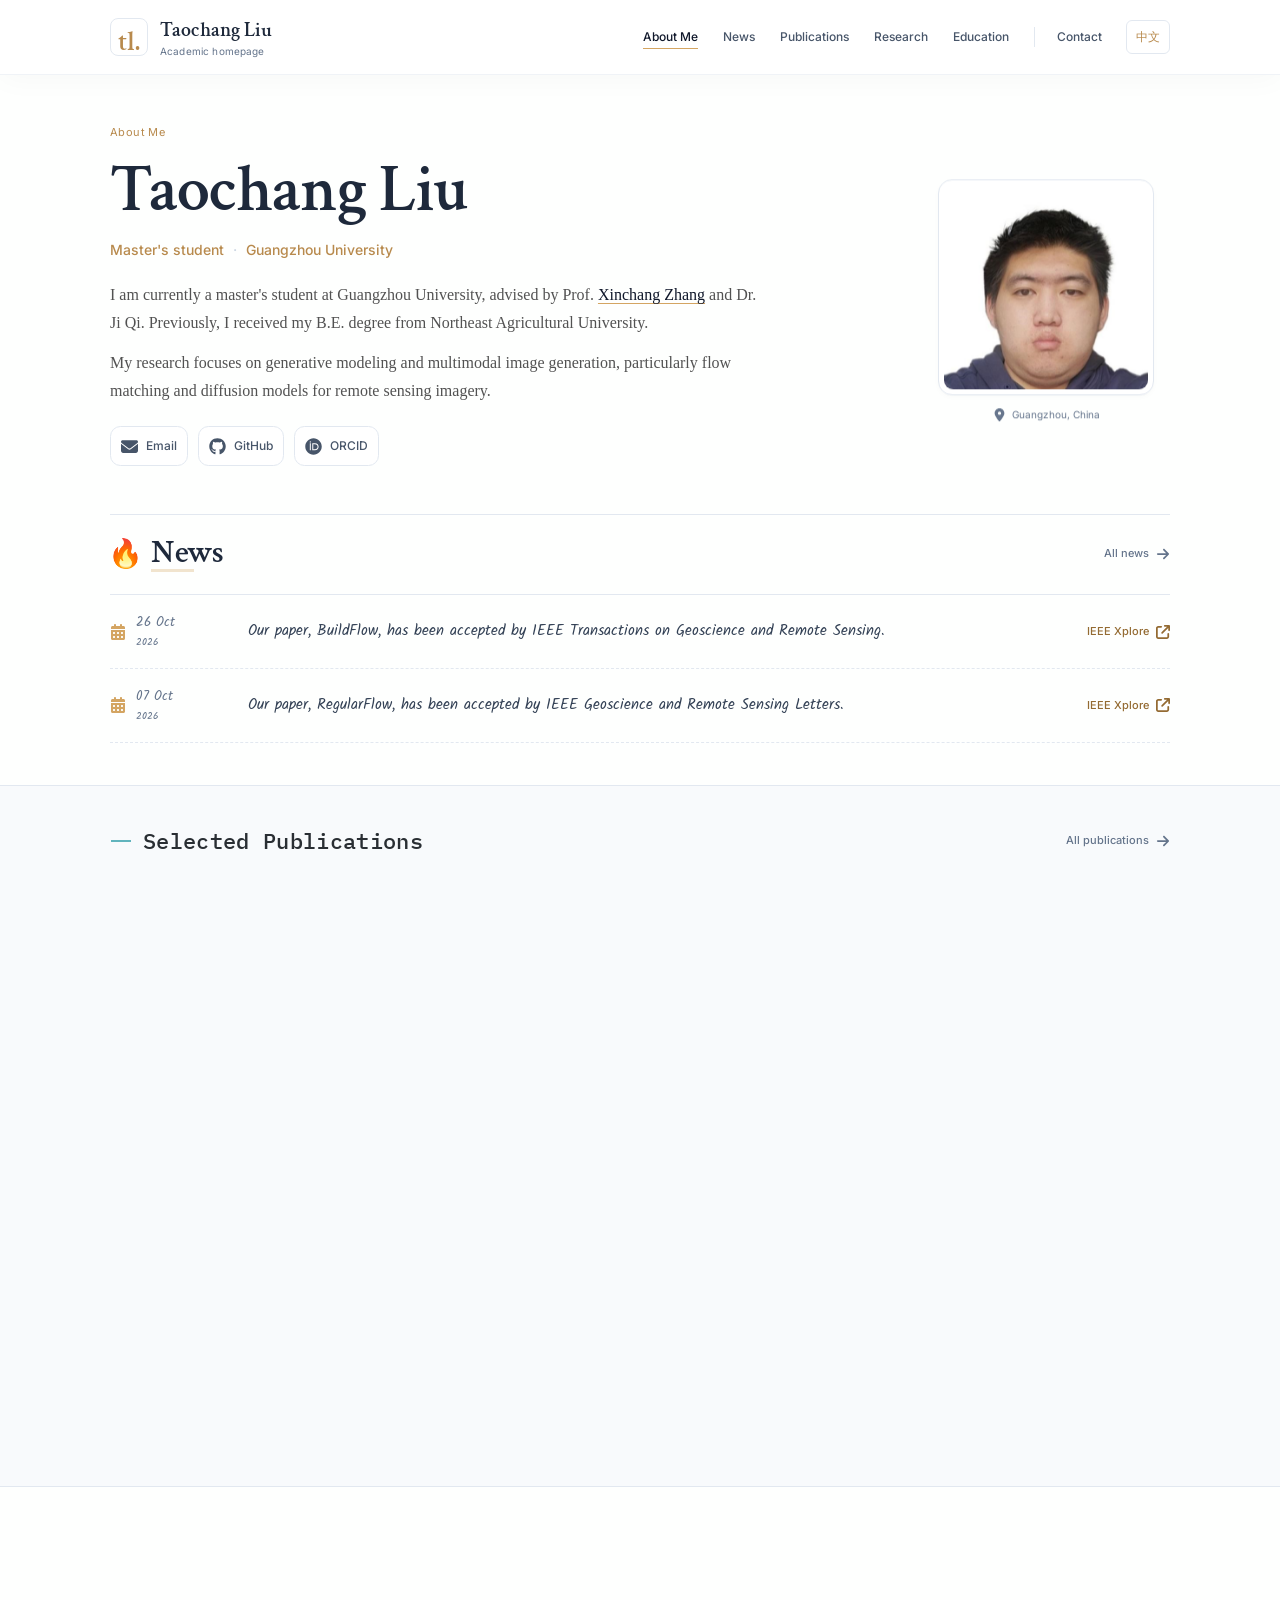
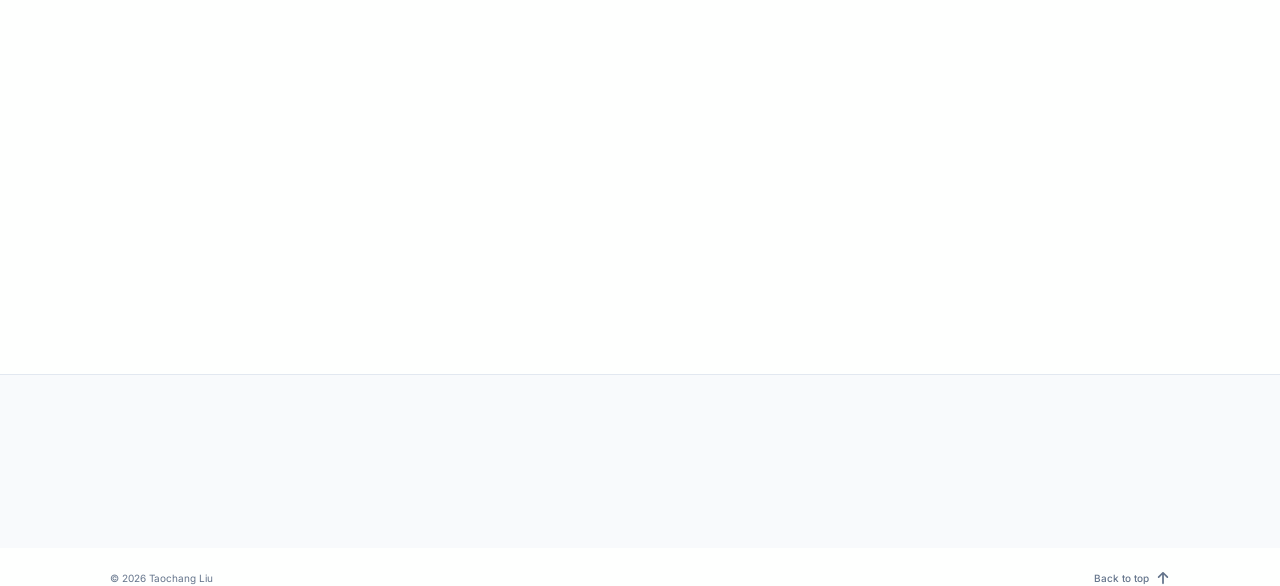
<file: pages/all-honors.html>
<!DOCTYPE html>
<html lang="en"><head><meta charset="utf-8"><meta name="viewport" content="width=device-width, initial-scale=1"><link rel="icon" type="image/svg+xml" href="../assets/favicon.svg"><meta http-equiv="refresh" content="0; url=../index.html"><link rel="canonical" href="../index.html"><meta name="robots" content="noindex"><title>Page Moved | Taochang Liu</title></head><body><p>This page has moved. <a href="../index.html">Continue to the updated homepage.</a></p></body></html>
</file>
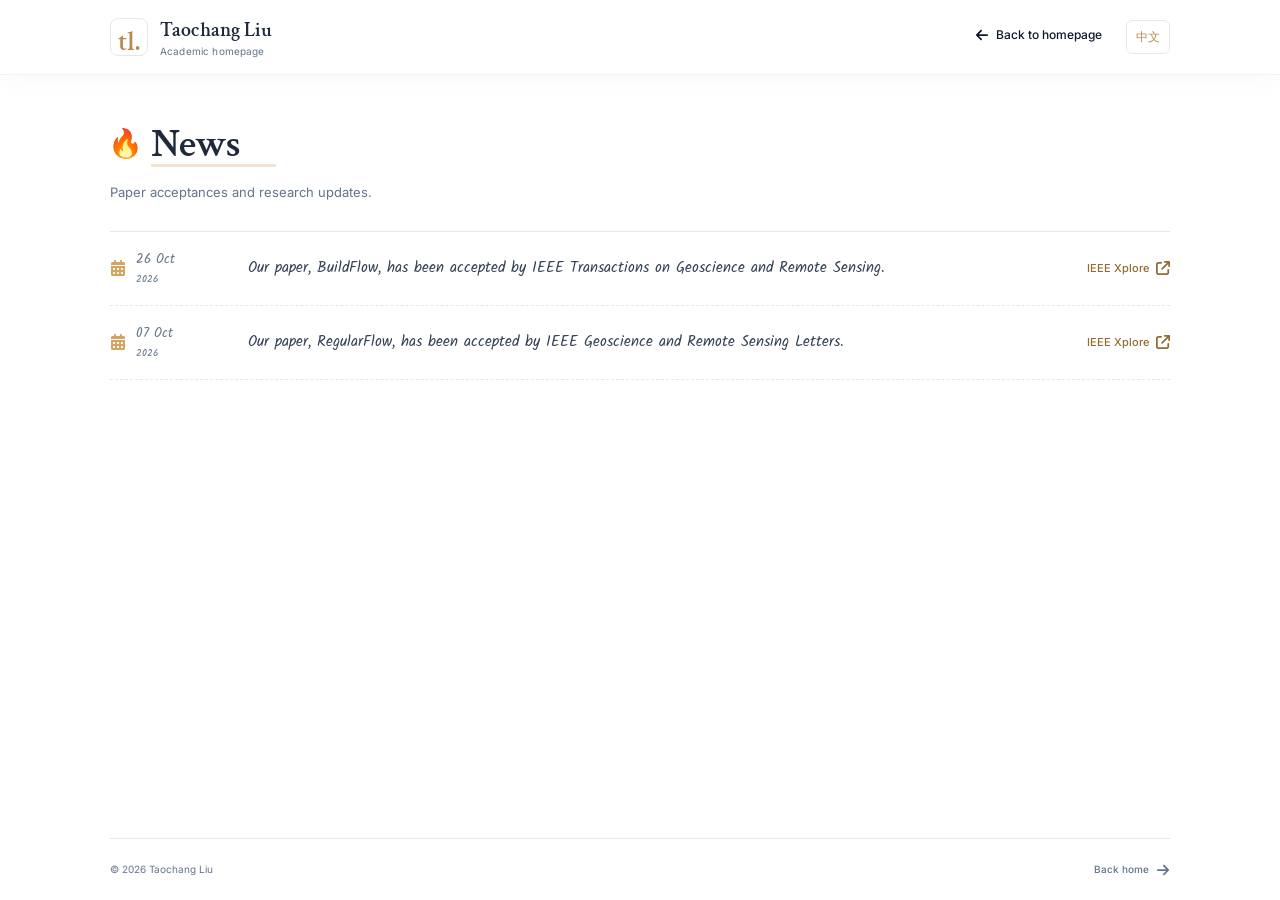
<file: pages/all-news.html>
<!DOCTYPE html>
<html lang="en"><head><meta charset="utf-8"><meta name="viewport" content="width=device-width, initial-scale=1"><link rel="icon" type="image/svg+xml" href="../assets/favicon.svg"><meta http-equiv="refresh" content="0; url=../news.html"><link rel="canonical" href="../news.html"><meta name="robots" content="noindex"><title>Page Moved | Taochang Liu</title></head><body><p>This page has moved. <a href="../news.html">Continue to the updated homepage.</a></p></body></html>
</file>
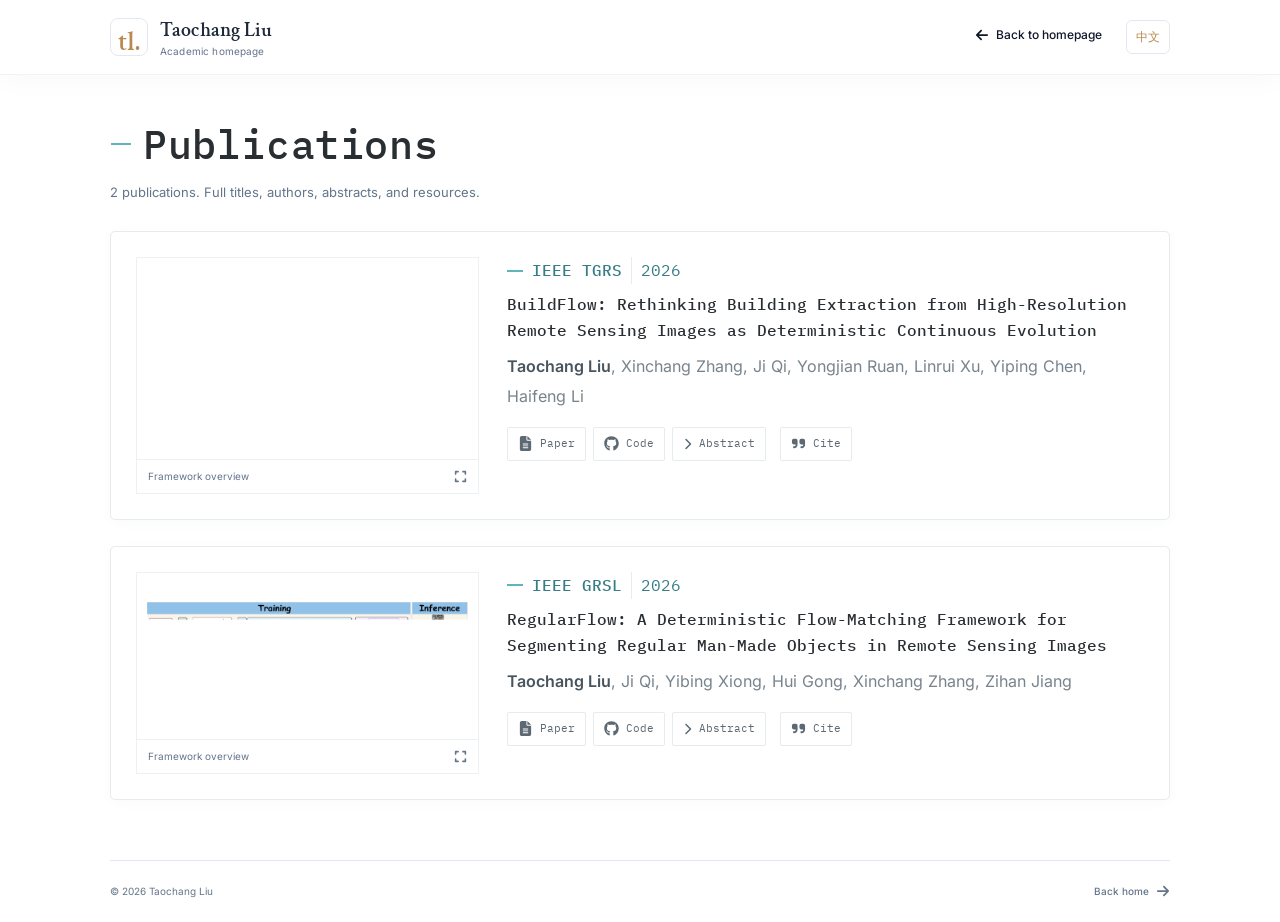
<file: pages/all-publications.html>
<!DOCTYPE html>
<html lang="en"><head><meta charset="utf-8"><meta name="viewport" content="width=device-width, initial-scale=1"><link rel="icon" type="image/svg+xml" href="../assets/favicon.svg"><meta http-equiv="refresh" content="0; url=../publications.html"><link rel="canonical" href="../publications.html"><meta name="robots" content="noindex"><title>Page Moved | Taochang Liu</title></head><body><p>This page has moved. <a href="../publications.html">Continue to the updated homepage.</a></p></body></html>
</file>
<file: fonts.css>
@font-face {
  font-family: 'IBM Plex Mono';
  font-style: normal;
  font-weight: 400;
  font-display: swap;
  src: url(assets/fonts/ibm-plex-mono-400.woff2) format('woff2');
  unicode-range: U+0000-00FF, U+0131, U+0152-0153, U+02BB-02BC, U+02C6, U+02DA, U+02DC, U+0304, U+0308, U+0329, U+2000-206F, U+20AC, U+2122, U+2191, U+2193, U+2212, U+2215, U+FEFF, U+FFFD;
}

@font-face {
  font-family: 'IBM Plex Mono';
  font-style: normal;
  font-weight: 500;
  font-display: swap;
  src: url(assets/fonts/ibm-plex-mono-500.woff2) format('woff2');
  unicode-range: U+0000-00FF, U+0131, U+0152-0153, U+02BB-02BC, U+02C6, U+02DA, U+02DC, U+0304, U+0308, U+0329, U+2000-206F, U+20AC, U+2122, U+2191, U+2193, U+2212, U+2215, U+FEFF, U+FFFD;
}

@font-face {
  font-family: 'Crimson Text';
  font-style: italic;
  font-weight: 400;
  font-display: swap;
  src: url(assets/fonts/crimson-text-italic-400.woff2) format('woff2');
  unicode-range: U+0000-00FF, U+0131, U+0152-0153, U+02BB-02BC, U+02C6, U+02DA, U+02DC, U+0304, U+0308, U+0329, U+2000-206F, U+20AC, U+2122, U+2191, U+2193, U+2212, U+2215, U+FEFF, U+FFFD;
}

@font-face {
  font-family: 'Crimson Text';
  font-style: normal;
  font-weight: 400;
  font-display: swap;
  src: url(assets/fonts/crimson-text-normal-400.woff2) format('woff2');
  unicode-range: U+0000-00FF, U+0131, U+0152-0153, U+02BB-02BC, U+02C6, U+02DA, U+02DC, U+0304, U+0308, U+0329, U+2000-206F, U+20AC, U+2122, U+2191, U+2193, U+2212, U+2215, U+FEFF, U+FFFD;
}

@font-face {
  font-family: 'Crimson Text';
  font-style: normal;
  font-weight: 600;
  font-display: swap;
  src: url(assets/fonts/crimson-text-normal-600.woff2) format('woff2');
  unicode-range: U+0000-00FF, U+0131, U+0152-0153, U+02BB-02BC, U+02C6, U+02DA, U+02DC, U+0304, U+0308, U+0329, U+2000-206F, U+20AC, U+2122, U+2191, U+2193, U+2212, U+2215, U+FEFF, U+FFFD;
}

@font-face {
  font-family: 'Crimson Text';
  font-style: normal;
  font-weight: 700;
  font-display: swap;
  src: url(assets/fonts/crimson-text-normal-700.woff2) format('woff2');
  unicode-range: U+0000-00FF, U+0131, U+0152-0153, U+02BB-02BC, U+02C6, U+02DA, U+02DC, U+0304, U+0308, U+0329, U+2000-206F, U+20AC, U+2122, U+2191, U+2193, U+2212, U+2215, U+FEFF, U+FFFD;
}

@font-face {
  font-family: 'Inter';
  font-style: normal;
  font-weight: 400;
  font-display: swap;
  src: url(assets/fonts/inter-normal-400.woff2) format('woff2');
  unicode-range: U+0000-00FF, U+0131, U+0152-0153, U+02BB-02BC, U+02C6, U+02DA, U+02DC, U+0304, U+0308, U+0329, U+2000-206F, U+20AC, U+2122, U+2191, U+2193, U+2212, U+2215, U+FEFF, U+FFFD;
}

@font-face {
  font-family: 'Inter';
  font-style: normal;
  font-weight: 500;
  font-display: swap;
  src: url(assets/fonts/inter-normal-500.woff2) format('woff2');
  unicode-range: U+0000-00FF, U+0131, U+0152-0153, U+02BB-02BC, U+02C6, U+02DA, U+02DC, U+0304, U+0308, U+0329, U+2000-206F, U+20AC, U+2122, U+2191, U+2193, U+2212, U+2215, U+FEFF, U+FFFD;
}

@font-face {
  font-family: 'Inter';
  font-style: normal;
  font-weight: 600;
  font-display: swap;
  src: url(assets/fonts/inter-normal-600.woff2) format('woff2');
  unicode-range: U+0000-00FF, U+0131, U+0152-0153, U+02BB-02BC, U+02C6, U+02DA, U+02DC, U+0304, U+0308, U+0329, U+2000-206F, U+20AC, U+2122, U+2191, U+2193, U+2212, U+2215, U+FEFF, U+FFFD;
}

@font-face {
  font-family: 'Inter';
  font-style: normal;
  font-weight: 700;
  font-display: swap;
  src: url(assets/fonts/inter-normal-700.woff2) format('woff2');
  unicode-range: U+0000-00FF, U+0131, U+0152-0153, U+02BB-02BC, U+02C6, U+02DA, U+02DC, U+0304, U+0308, U+0329, U+2000-206F, U+20AC, U+2122, U+2191, U+2193, U+2212, U+2215, U+FEFF, U+FFFD;
}

@font-face {
  font-family: 'Kalam';
  font-style: normal;
  font-weight: 400;
  font-display: swap;
  src: url(assets/fonts/kalam-normal-400.woff2) format('woff2');
  unicode-range: U+0000-00FF, U+0131, U+0152-0153, U+02BB-02BC, U+02C6, U+02DA, U+02DC, U+0304, U+0308, U+0329, U+2000-206F, U+20AC, U+2122, U+2191, U+2193, U+2212, U+2215, U+FEFF, U+FFFD;
}
</file>
<file: styles.css>
:root {
    --background: #fefffe;
    --surface: #ffffff;
    --foreground: #0f172a;
    --muted: #64748b;
    --primary: #1e293b;
    --primary-strong: #0f172a;
    --selection: #f3e5cf;
    --line: #e2e8f0;
    --accent: #d4a562;
    --accent-dark: #b88a4d;
    --pub-accent: #61b4bd;
    --pub-accent-dark: #367d85;
    --serif: 'Crimson Text', Georgia, serif;
    --sans: 'Inter', sans-serif;
    --formal: 'Times New Roman', Times, serif;
    --hand: 'Kalam', cursive;
    --mono: 'IBM Plex Mono', monospace;
    --container: 1060px;
    --section-space: 42px;
}

* { box-sizing: border-box; }
html { scroll-behavior: smooth; scroll-padding-top: 96px; }
body { margin: 0; color: var(--foreground); background: var(--background); font-family: var(--sans); font-size: 15px; line-height: 1.7; -webkit-font-smoothing: antialiased; }
body.dialog-open { overflow: hidden; }
::selection { color: var(--primary-strong); background: var(--selection); }
a { color: inherit; text-decoration: none; }
button, input, textarea { font: inherit; }
button { cursor: pointer; }
button, a { -webkit-tap-highlight-color: transparent; }
button:focus-visible, a:focus-visible, summary:focus-visible { outline: 2px solid #b88a4d; outline-offset: 5px; }
img { max-width: 100%; display: block; }
svg { display: block; width: 20px; height: 20px; flex-shrink: 0; }
svg use { pointer-events: none; }
.icon-sprite { position: absolute; width: 0; height: 0; overflow: hidden; }
[hidden] { display: none !important; }
h1, h2, h3, p { margin: 0; }
h1, h2 { color: var(--primary); font-family: var(--serif); font-weight: 600; letter-spacing: -.015em; line-height: 1.15; }
h2 { font-size: 32px; }
h1 em { font-weight: inherit; font-style: normal; color: inherit; }
.container { width: min(var(--container), calc(100% - 80px)); margin-inline: auto; }
.mono { font-family: var(--mono); font-size: 11px; letter-spacing: .015em; }
.skip-link { position: fixed; top: 12px; left: 16px; z-index: 100; padding: 12px 18px; background: var(--primary-strong); color: white; transform: translateY(-150%); }
.skip-link:focus { transform: translateY(0); }

.site-header { position: sticky; top: 0; z-index: 30; border-bottom: 1px solid #e2e8f080; background: #ffffffd9; backdrop-filter: blur(12px); box-shadow: 0 4px 30px #00000008; }
.header-inner { display: flex; justify-content: space-between; align-items: center; min-height: 74px; gap: 24px; }
.brand { display: flex; align-items: center; gap: 12px; flex-shrink: 0; }
.brand-mark { width: 38px; height: 38px; display: grid; place-items: center; padding-bottom: 3px; border: 1px solid var(--line); border-radius: 8px; font-family: var(--serif); font-size: 27px; font-weight: 600; background: var(--surface); color: var(--accent-dark); }
.brand-name { color: var(--primary); font-family: var(--serif); font-size: 20px; font-weight: 600; letter-spacing: 0; line-height: 1.2; }
.brand-name > span { display: block; color: var(--muted); font-family: var(--sans); font-size: 10px; font-weight: 400; letter-spacing: .015em; margin-top: 3px; }
.site-nav { display: flex; align-items: center; gap: 25px; margin-left: auto; }
.site-nav > a { font-size: 12px; font-weight: 500; color: #475569; }
.site-nav > a:hover, .site-nav > a.is-active { color: var(--foreground); }
.site-nav > a.is-active { text-decoration: underline; text-underline-offset: 7px; text-decoration-color: #d4a562; }
.site-nav .nav-contact { padding-left: 22px; border-left: 1px solid var(--line); }
.archive-nav { margin-left: auto; }
.language-switch { display: inline-flex; align-items: center; justify-content: center; min-width: 42px; min-height: 34px; padding: 5px 9px; flex-shrink: 0; color: var(--accent-dark); border: 1px solid var(--line); border-radius: 6px; font-family: var(--sans); font-size: 12px; font-weight: 500; white-space: nowrap; }
.language-switch:hover { border-color: var(--accent); background: #fdfaf5; }
.menu-toggle { display: none; }

.hero { display: grid; grid-template-columns: minmax(0, 1fr) 248px; gap: 72px; align-items: center; padding-block: 48px; }
.hero-eyebrow { color: var(--accent-dark); font-size: 11px; letter-spacing: .035em; }
.hero h1 { font-size: clamp(50px, 5.3vw, 66px); margin-top: 11px; white-space: nowrap; }
.hero-role { display: flex; align-items: center; flex-wrap: wrap; gap: 9px; margin-top: 9px; color: var(--accent-dark); font-size: 14px; font-weight: 500; }
.hero-role > span { color: #cbd5e1; }
.hero-bio { margin-top: 20px; max-width: 660px; color: #525252; font-family: var(--formal); font-size: 16px; line-height: 1.75; }
.hero-bio p + p { margin-top: 12px; }
.hero-bio a { color: var(--foreground); text-decoration: underline; text-decoration-color: #d4a562; text-underline-offset: 3px; }
.hero-actions { margin-top: 21px; }
.social-links { display: flex; align-items: center; flex-wrap: wrap; gap: 10px; }
.social-link { display: inline-flex; align-items: center; gap: 8px; min-height: 40px; padding: 7px 10px; color: #475569; border: 1px solid var(--line); border-radius: .65rem; background: var(--surface); font-size: 12px; font-weight: 500; transition: color .2s, border-color .2s; }
.social-link svg { width: 17px; height: 17px; }
.social-link:hover { color: var(--accent-dark); border-color: var(--accent); }
.hero-field { position: relative; isolation: isolate; width: 248px; margin: 0; padding: 16px 16px 0; justify-self: center; }
.profile-backdrop { display: none; }
.terrain { width: 100%; height: 100%; display: block; object-fit: cover; }
.avatar-frame { padding: 5px; background: var(--surface); border: 1px solid var(--line); border-radius: 14px; box-shadow: 0 2px 8px #0f172a08; }
.avatar-frame img { width: 100%; height: auto; aspect-ratio: 1; object-fit: cover; object-position: center top; border-radius: 9px; }
.hero-field figcaption { display: flex; align-items: center; justify-content: center; gap: 6px; min-height: 32px; padding-top: 8px; color: var(--muted); font-size: 10px; }
.hero-field figcaption svg { width: 13px; height: 13px; }

.button { display: inline-flex; align-items: center; justify-content: center; gap: 9px; padding: 11px 17px; border: 1px solid transparent; font-size: 12px; font-weight: 600; line-height: 1.5; }
.button svg { width: 16px; height: 16px; }
.button-primary { color: #fff; background: var(--primary); }
.button-primary:hover { background: #334155; }
.text-link { display: inline-flex; align-items: center; gap: 7px; font-size: 12px; font-weight: 500; }
.text-link svg { width: 14px; height: 14px; }
.text-link:hover { color: #b88a4d; }

/* Retain the approved layout while matching the old homepage's unboxed icons. */
.section { padding-block: var(--section-space); }
.section-title { position: relative; isolation: isolate; display: flex; align-items: center; gap: 11px; }
.section-title::after { content: ''; position: absolute; left: 33px; bottom: 0; z-index: -1; width: 38%; max-width: 125px; height: 3px; background: #d4a5624d; }
.title-icon { display: inline-flex; align-items: center; justify-content: center; flex-shrink: 0; width: 22px; height: 26px; color: #d4a562; }
.title-icon > svg { width: 19px; height: 19px; }
.heading-emoji { width: 30px; height: 32px; color: initial; font: 28px/1 'Segoe UI Emoji', 'Apple Color Emoji', 'Noto Color Emoji', sans-serif; }
.section-title:has(.heading-emoji)::after { left: 41px; }
.publication-title { font-family: var(--mono); color: #292e33; font-size: 22px; font-weight: 500; letter-spacing: .015em; }
.publication-title::after { display: none; }
.publication-title .title-icon::before { content: ''; width: 20px; height: 2px; background: var(--pub-accent); }
.publication-title .title-icon > svg { display: none; }
.section-heading { display: flex; justify-content: space-between; align-items: center; gap: 24px; margin-bottom: 22px; }
.section-heading > .text-link { flex-shrink: 0; color: var(--muted); font-size: 11px; }
#research { padding-bottom: 25px; }
.research-grid { display: grid; grid-template-columns: repeat(2, minmax(0, 1fr)); gap: 28px; }
.research-item { padding-top: 12px; border-top: 2px solid #e2e8f0; }
.research-item h3 { display: flex; align-items: center; gap: 8px; color: var(--primary); font-size: 14px; font-weight: 600; line-height: 1.5; }
.research-item h3 svg { width: 12px; height: 12px; color: var(--accent); }
.research-item p { color: var(--muted); font-size: 12px; line-height: 1.85; margin-top: 8px; }
#news { border-top: 1px solid var(--line); padding-top: 20px; }
.updates { border-top: 1px solid var(--line); }
.update-row { display: grid; grid-template-columns: 120px minmax(0, 1fr) 101px; gap: 18px; align-items: center; padding: 18px 0; border-bottom: 1px dashed var(--line); }
.update-date-group { display: flex; align-items: center; gap: 10px; }
.update-date-group > svg { width: 16px; height: 16px; color: #d4a562; }
.update-date { color: var(--muted); font-family: var(--hand); font-size: 13px; letter-spacing: 0; line-height: 1.6; }
.update-date > span { display: block; color: var(--muted); font-size: 10px; }
.update-content p { color: #334155; font-family: var(--hand); font-size: 15px; line-height: 1.7; }
.update-links { display: flex; flex-wrap: wrap; justify-content: flex-end; gap: 9px; }
.update-links .text-link { font-size: 11px; color: #946b33; }

.work-section { background: #f8fafc; border-block: 1px solid #e2e8f0; }
.publication-list { display: grid; gap: 26px; }
.paper-card { border: 1px solid #e6ebee; border-radius: 5px; background: var(--surface); box-shadow: 0 3px 14px #26384206; }
.paper-layout { display: grid; grid-template-columns: minmax(0, .35fr) minmax(0, .65fr); gap: 28px; padding: 25px; align-items: start; }
.paper-card.no-figure .paper-layout { grid-template-columns: minmax(0, 1fr); }
.paper-figure { margin: 0; border: 1px solid #edf1f3; background: white; }
.figure-link { position: relative; display: flex; align-items: center; justify-content: center; min-height: 166px; padding: 10px; }
.figure-link > img { width: 100%; height: auto; }
.figure-zoom { position: absolute; bottom: 7px; right: 7px; display: grid; place-items: center; width: 26px; height: 26px; background: #f4fcfd; border: 1px solid #e6ebee; opacity: 0; transition: opacity .2s; }
.figure-zoom svg { width: 14px; height: 14px; }
.figure-link:hover .figure-zoom, .figure-link:focus-visible .figure-zoom { opacity: 1; }
.paper-figure figcaption { display: flex; align-items: center; justify-content: space-between; gap: 6px; color: var(--muted); padding: 8px 11px; border-top: 1px solid #edf1f3; font-size: 10px; }
.paper-figure figcaption svg { width: 13px; height: 13px; }
.paper-content { min-width: 0; }
.paper-meta { display: flex; align-items: center; gap: 9px; color: var(--pub-accent-dark); font-family: var(--mono); font-weight: 500; margin-bottom: 8px; }
.paper-meta::before { content: ''; width: 16px; height: 2px; background: var(--pub-accent); }
.paper-meta span + span { font-weight: 400; padding-left: 9px; border-left: 1px solid #e6ebee; }
.paper-meta, .paper-title, .paper-authors { font-size: 16px; }
.paper-title { color: #292e33; font-family: var(--mono); font-weight: 500; letter-spacing: 0; line-height: 1.6; }
.paper-title a:hover { color: var(--pub-accent-dark); text-decoration: underline; text-underline-offset: 4px; }
.paper-authors { color: #78848d; line-height: 1.85; margin-top: 9px; }
.paper-authors strong { color: #48545e; font-weight: 600; }
.paper-actions { display: flex; flex-wrap: wrap; gap: 7px; margin-top: 15px; }
.paper-link { display: inline-flex; align-items: center; gap: 7px; min-height: 34px; padding: 6px 10px; color: #5c6872; background: var(--surface); border: 1px solid #e6ebee; border-radius: 2px; font-family: var(--mono); font-size: 11px; font-weight: 400; line-height: 1.5; }
.paper-link > svg { width: 15px; height: 15px; }
.paper-link:hover { border-color: #61b4bd; background: #f4fcfd; }
.paper-abstract { display: contents; }
/* Keep the native disclosure in the action row; expanded text gets its own row. */
.paper-abstract::details-content { display: contents; }
.paper-abstract:not([open]) > .abstract-body { display: none; }
.paper-abstract summary { cursor: pointer; list-style: none; }
.paper-abstract summary::-webkit-details-marker { display: none; }
.paper-abstract summary > svg { width: 9px; height: 12px; transition: transform .2s; }
.paper-abstract[open] summary { color: var(--pub-accent-dark); border-color: var(--pub-accent); background: #f4fcfd; }
.paper-abstract[open] summary > svg { transform: rotate(90deg); }
.abstract-body { flex: 1 0 100%; order: 1; margin-top: 6px; padding-top: 14px; border-top: 1px solid #e6ebee; }
.abstract-body p { max-width: 960px; color: var(--muted); font-size: 13px; line-height: 1.9; }

.education-list { display: grid; grid-template-columns: repeat(2, minmax(0, 1fr)); gap: 32px; }
.education-item { display: grid; grid-template-columns: 54px minmax(0, 1fr); column-gap: 15px; align-content: start; padding-block: 14px 0; border-top: 1px solid var(--line); }
.education-logo { grid-column: 1; grid-row: 2; align-self: center; width: 54px; height: 54px; object-fit: contain; }
.education-date { grid-column: 2; color: #64748b; font-size: 14px; font-weight: 500; margin-bottom: 8px; }
.education-date span { margin-inline: 4px; color: #94a3b8; }
.education-item h3 { grid-column: 2; grid-row: 2; align-self: center; color: var(--primary); font-family: var(--serif); font-size: 23px; letter-spacing: -.01em; font-weight: 600; line-height: 1.3; }
.education-item p { grid-column: 2; color: var(--muted); font-size: 12px; margin-top: 8px; line-height: 1.8; }
.education-note { white-space: nowrap; font-size: 10px; }

.contact-section { padding-block: 36px; background: #f8fafc; border-top: 1px solid var(--line); }
.contact-layout { display: grid; grid-template-columns: minmax(0, .85fr) minmax(0, 1.15fr); gap: 70px; align-items: start; }
.contact-intro { color: var(--muted); font-size: 13px; line-height: 1.85; margin-top: 16px; max-width: 340px; }
.contact-details { margin: 0; padding: 4px 0 0; display: grid; gap: 16px; }
.contact-details > div { display: grid; grid-template-columns: 89px minmax(0, 1fr); gap: 16px; }
.contact-details dt { display: flex; align-items: center; align-self: start; gap: 9px; color: #64748b; font-size: 12px; line-height: 1.9; }
.contact-details dt svg { width: 16px; height: 16px; color: #d4a562; }
.contact-details dd { color: var(--foreground); font-size: 13px; line-height: 1.85; margin: 0; min-width: 0; }
.contact-details dd a { display: inline-flex; align-items: center; gap: 7px; }
.contact-details dd a:hover { color: var(--primary); text-decoration: underline; text-underline-offset: 4px; }
.contact-details dd a svg { width: 16px; height: 16px; }
.contact-details > div:last-child dd { display: flex; flex-wrap: wrap; gap: 21px; }
.contact-details .copy-email { color: #d4a562; vertical-align: middle; margin-left: 6px; width: 30px; height: 30px; padding: 7px; }
.copy-email > svg { width: 15px; height: 15px; }
.icon-button { display: inline-flex; align-items: center; justify-content: center; background: transparent; border: 0; color: inherit; padding: 7px; }
.icon-button:hover { background: #1e293b08; }
.site-footer { display: flex; align-items: center; justify-content: space-between; gap: 20px; padding-block: 22px; font-size: 10px; color: var(--muted); }
.site-footer .text-link { font-size: 10px; }

.archive-page { min-height: 100vh; display: flex; flex-direction: column; }
.archive-main { padding-top: 46px; padding-bottom: 60px; flex: 1; }
.archive-heading { margin-bottom: 28px; }
.archive-heading h1 { font-size: 40px; }
.archive-heading > p { color: var(--muted); font-size: 13px; margin-top: 14px; }
.archive-page .site-footer { border-top: 1px solid var(--line); }
.empty-state { padding: 30px; border: 1px dashed var(--line); color: var(--muted); }
.citation-dialog { width: min(640px, calc(100% - 32px)); border: 1px solid #cbd5e1; background: var(--surface); color: var(--foreground); padding: 28px; max-height: calc(100dvh - 50px); }
.citation-dialog::backdrop { background: #0f172a75; backdrop-filter: blur(4px); }
.dialog-header { display: flex; justify-content: space-between; align-items: flex-start; gap: 20px; }
.dialog-header h2 { font-size: 32px; }
.dialog-header form { margin: 0; }
.citation-note { color: #64748b; font-size: 11px; margin-top: 17px; }
.citation-dialog pre { white-space: pre-wrap; overflow-wrap: anywhere; background: #f1f5f9; border: 1px solid var(--line); padding: 18px; font-family: var(--mono); font-size: 11px; line-height: 1.8; margin: 13px 0 23px; max-height: 45vh; overflow-y: auto; }
.dialog-actions { display: flex; align-items: center; flex-wrap: wrap; gap: 22px; }
.toast { position: fixed; left: 50%; bottom: 28px; transform: translateX(-50%); background: var(--primary-strong); color: var(--selection); padding: 13px 23px; box-shadow: 0 4px 20px #0002; z-index: 100; border: 1px solid #334155; font-size: 12px; max-width: calc(100% - 30px); }
.js-motion [data-reveal] { opacity: 0; transform: translateY(14px); transition: opacity .55s ease, transform .55s ease; }
.js-motion [data-reveal].is-visible { opacity: 1; transform: none; }
html[lang="zh-CN"] { --sans: 'Inter', 'Microsoft YaHei', 'PingFang SC', sans-serif; --serif: 'Crimson Text', 'Songti SC', 'SimSun', serif; --formal: 'Times New Roman', 'Songti SC', 'SimSun', serif; --hand: 'Kalam', 'Microsoft YaHei', 'PingFang SC', sans-serif; --mono: 'IBM Plex Mono', 'Microsoft YaHei', 'PingFang SC', monospace; }
html[lang="zh-CN"] .section-title { line-height: 1.35; }
html[lang="zh-CN"] .education-item h3 { line-height: 1.5; }
@media (prefers-reduced-motion: no-preference) {
    .hero-copy { animation: intro-reveal .8s ease both; }
    .hero-field { animation: intro-reveal .9s .13s ease both; }
    @keyframes intro-reveal { from { opacity: 0; transform: translateY(16px); } to { opacity: 1; transform: none; } }
}
@media (max-width: 1100px) {
    .hero { grid-template-columns: minmax(0, 1fr) 228px; gap: 46px; }
    .hero h1 { font-size: 60px; }
    .hero-field { width: 228px; }
    .site-nav { gap: 19px; }
    .paper-layout { gap: 23px; padding: 22px; }
    .contact-layout { gap: 44px; }
}
@media (max-width: 900px) {
    :root { --section-space: 36px; }
    .container { width: calc(100% - 48px); }
    .hero { grid-template-columns: minmax(0, 1fr) 204px; gap: 32px; padding-block: 36px; }
    .hero h1 { font-size: 52px; }
    .hero-role { font-size: 12px; gap: 7px; }
    .hero-bio { font-size: 15px; }
    .hero-field { width: 204px; padding: 12px 12px 0; }
    .site-nav { gap: 12px; }
    .site-nav > a { font-size: 10px; }
    .site-nav .nav-contact { padding-left: 12px; }
    .research-grid { gap: 22px; }
    .paper-layout { grid-template-columns: minmax(0, .32fr) minmax(0, .68fr); gap: 22px; padding: 21px; }
    .figure-link { min-height: 134px; padding: 7px; }
    .education-list { gap: 25px; }
    .education-item { column-gap: 11px; }
    .education-item h3 { font-size: 21px; }
    .contact-layout { grid-template-columns: minmax(0, .75fr) minmax(0, 1.25fr); gap: 30px; }
    .contact-details > div { grid-template-columns: 78px minmax(0, 1fr); gap: 12px; }
    .contact-details dd { font-size: 12px; }
}
@media (max-width: 700px) {
    :root { --section-space: 31px; }
    .container { width: calc(100% - 36px); }
    html { scroll-padding-top: 87px; }
    .header-inner { min-height: 69px; gap: 12px; }
    .language-switch { margin-left: auto; }
    .archive-page .language-switch { margin-left: 0; }
    .brand-mark { width: 34px; height: 34px; font-size: 25px; }
    .brand-name { font-size: 18px; }
    .brand-name > span { font-size: 9px; }
    .menu-toggle { display: flex; align-items: center; justify-content: center; flex-direction: column; gap: 6px; width: 40px; height: 40px; border: 1px solid var(--line); background: transparent; }
    .menu-toggle span { width: 15px; height: 1px; background: var(--foreground); transition: transform .2s; }
    .menu-toggle[aria-expanded="true"] span:first-child { transform: translateY(3.5px) rotate(45deg); }
    .menu-toggle[aria-expanded="true"] span:last-child { transform: translateY(-3.5px) rotate(-45deg); }
    .site-nav { display: none; position: absolute; top: 69px; left: 0; right: 0; flex-direction: column; align-items: stretch; gap: 0; padding: 10px 18px 15px; background: var(--background); border-bottom: 1px solid var(--line); box-shadow: 0 15px 20px #0f172a0a; }
    .site-nav.is-open { display: flex; }
    html:not(.js-enabled) .menu-toggle { display: none; }
    html:not(.js-enabled) .header-inner { flex-wrap: wrap; padding-block: 15px; }
    html:not(.js-enabled) .site-nav { position: static; display: flex; flex-direction: row; flex-wrap: wrap; width: 100%; padding: 0; box-shadow: none; gap: 12px; border: 0; order: 2; }
    html:not(.js-enabled) .site-nav > a { font-size: 10px; padding: 5px 0; }
    html:not(.js-enabled) .site-nav .nav-contact { border: 0; }
    .site-nav > a { padding: 12px 0; font-size: 13px; }
    .site-nav .nav-contact { border-left: 0; padding-left: 0; border-top: 1px solid var(--line); }
    .hero { grid-template-columns: minmax(0, 1fr); gap: 24px; padding-block: 30px; }
    .hero h1 { font-size: clamp(43px, 12.2vw, 60px); margin-top: 10px; }
    .hero-eyebrow { font-size: 11px; }
    .hero-role { font-size: 12px; gap: 7px; margin-top: 8px; }
    .hero-bio { font-size: 15px; margin-top: 17px; }
    .hero-actions { margin-top: 16px; }
    .social-links { column-gap: 9px; }
    .social-link { font-size: 12px; min-height: 38px; }
    .social-link svg { width: 16px; height: 16px; }
    .hero-field { width: 164px; padding: 9px 9px 0; }
    .hero-field figcaption { font-size: 9px; }
    h2 { font-size: 28px; }
    .section-heading { gap: 12px; flex-wrap: wrap; margin-bottom: 18px; }
    .section-title { gap: 9px; }
    .title-icon { width: 20px; height: 24px; }
    .title-icon > svg { width: 18px; height: 18px; }
    .heading-emoji { width: 30px; height: 30px; font-size: 26px; }
    .section-title:has(.heading-emoji)::after { left: 39px; }
    .publication-title { font-size: 20px; }
    .section-heading > .text-link { font-size: 11px; }
    .research-grid { grid-template-columns: minmax(0, 1fr); gap: 16px; }
    .research-item { padding-top: 10px; border-top-width: 1px; }
    .research-item h3 { font-size: 14px; }
    .research-item p { font-size: 12px; margin-top: 5px; }
    #research { padding-bottom: 23px; }
    #news { padding-top: 17px; }
    .update-row { grid-template-columns: 83px minmax(0, 1fr); gap: 11px; align-items: start; padding-block: 16px; }
    .update-date-group { gap: 7px; }
    .update-date-group > svg { width: 14px; height: 14px; margin-top: 3px; }
    .update-date { font-size: 12px; }
    .update-date > span { font-size: 9px; }
    .update-content p { font-size: 14px; }
    .update-links { grid-column: 2; justify-content: flex-start; }
    .paper-layout { grid-template-columns: minmax(0, 1fr); padding: 18px; gap: 18px; }
    .figure-link { min-height: 0; padding: 12px; }
    .paper-figure { max-width: 420px; width: 100%; justify-self: center; }
    .paper-actions { gap: 6px; margin-top: 14px; }
    .paper-link { font-size: 11px; padding: 6px 9px; gap: 6px; }
    .paper-link > svg { width: 15px; height: 15px; }
    .abstract-body p { font-size: 12px; }
    .education-list { grid-template-columns: minmax(0, 1fr); gap: 20px; }
    .education-item { column-gap: 12px; }
    .education-item h3 { font-size: 22px; }
    .education-item p { font-size: 12px; }
    .contact-section { padding-block: 30px; }
    .contact-layout { grid-template-columns: minmax(0, 1fr); gap: 24px; }
    .contact-intro { font-size: 12px; margin-top: 14px; max-width: none; }
    .contact-details { padding-top: 0; }
    .contact-details > div { grid-template-columns: 75px minmax(0, 1fr); gap: 12px; }
    .contact-details dt { font-size: 11px; gap: 7px; }
    .contact-details dt svg { width: 15px; height: 15px; }
    .contact-details dd { font-size: 12px; }
    .contact-details .copy-email { margin-left: 3px; }
    .site-footer { font-size: 10px; padding-block: 19px; }
    .archive-main { padding-top: 32px; padding-bottom: 40px; }
    .archive-heading h1 { font-size: 34px; }
    .archive-heading > p { font-size: 12px; }
    .archive-nav .text-link { font-size: 10px; gap: 6px; }
    .archive-nav .text-link svg { width: 13px; height: 13px; }
    .archive-page .brand-name > span { display: none; }
    .citation-dialog { padding: 22px; }
    .citation-dialog pre { font-size: 10px; padding: 14px; }
    .dialog-actions { gap: 17px; }
}
@media (max-width: 370px) {
    .container { width: calc(100% - 28px); }
    .hero-role { font-size: 11px; gap: 6px; }
    .social-links { column-gap: 7px; }
    .section-title { font-size: 26px; }
    .publication-title { font-size: 18px; }
    .paper-layout { padding: 15px; }
    .paper-actions { gap: 5px; }
    .paper-link { padding: 6px 8px; font-size: 10px; }
    .education-item { column-gap: 10px; }
    .contact-details > div { grid-template-columns: 70px minmax(0, 1fr); gap: 9px; }
    .contact-details .copy-email { margin-left: 0; }
    .contact-details dd { font-size: 11px; }
    .archive-nav .text-link { font-size: 9px; }
}
@media (prefers-reduced-motion: reduce) {
    html { scroll-behavior: auto; }
    *, *::before, *::after { animation: none !important; transition: none !important; }
    .js-motion [data-reveal] { opacity: 1; transform: none; }
}
@media print {
    .site-header, .hero-field, .hero-actions, .paper-actions, .citation-dialog, .toast, .menu-toggle, .copy-email { display: none !important; }
    body, .work-section, .contact-section { background: white; color: black; }
    .container { width: 100%; }
    .hero, .section, .contact-section { padding-block: 20px; }
    .hero, .contact-layout { display: block; }
    .hero h1 { font-size: 48px; }
    h2 { font-size: 28px; }
    .paper-card, .research-item, .education-item { break-inside: avoid; }
    .contact-details { margin-top: 20px; }
    .js-motion [data-reveal] { opacity: 1; transform: none; }
}
</file>
